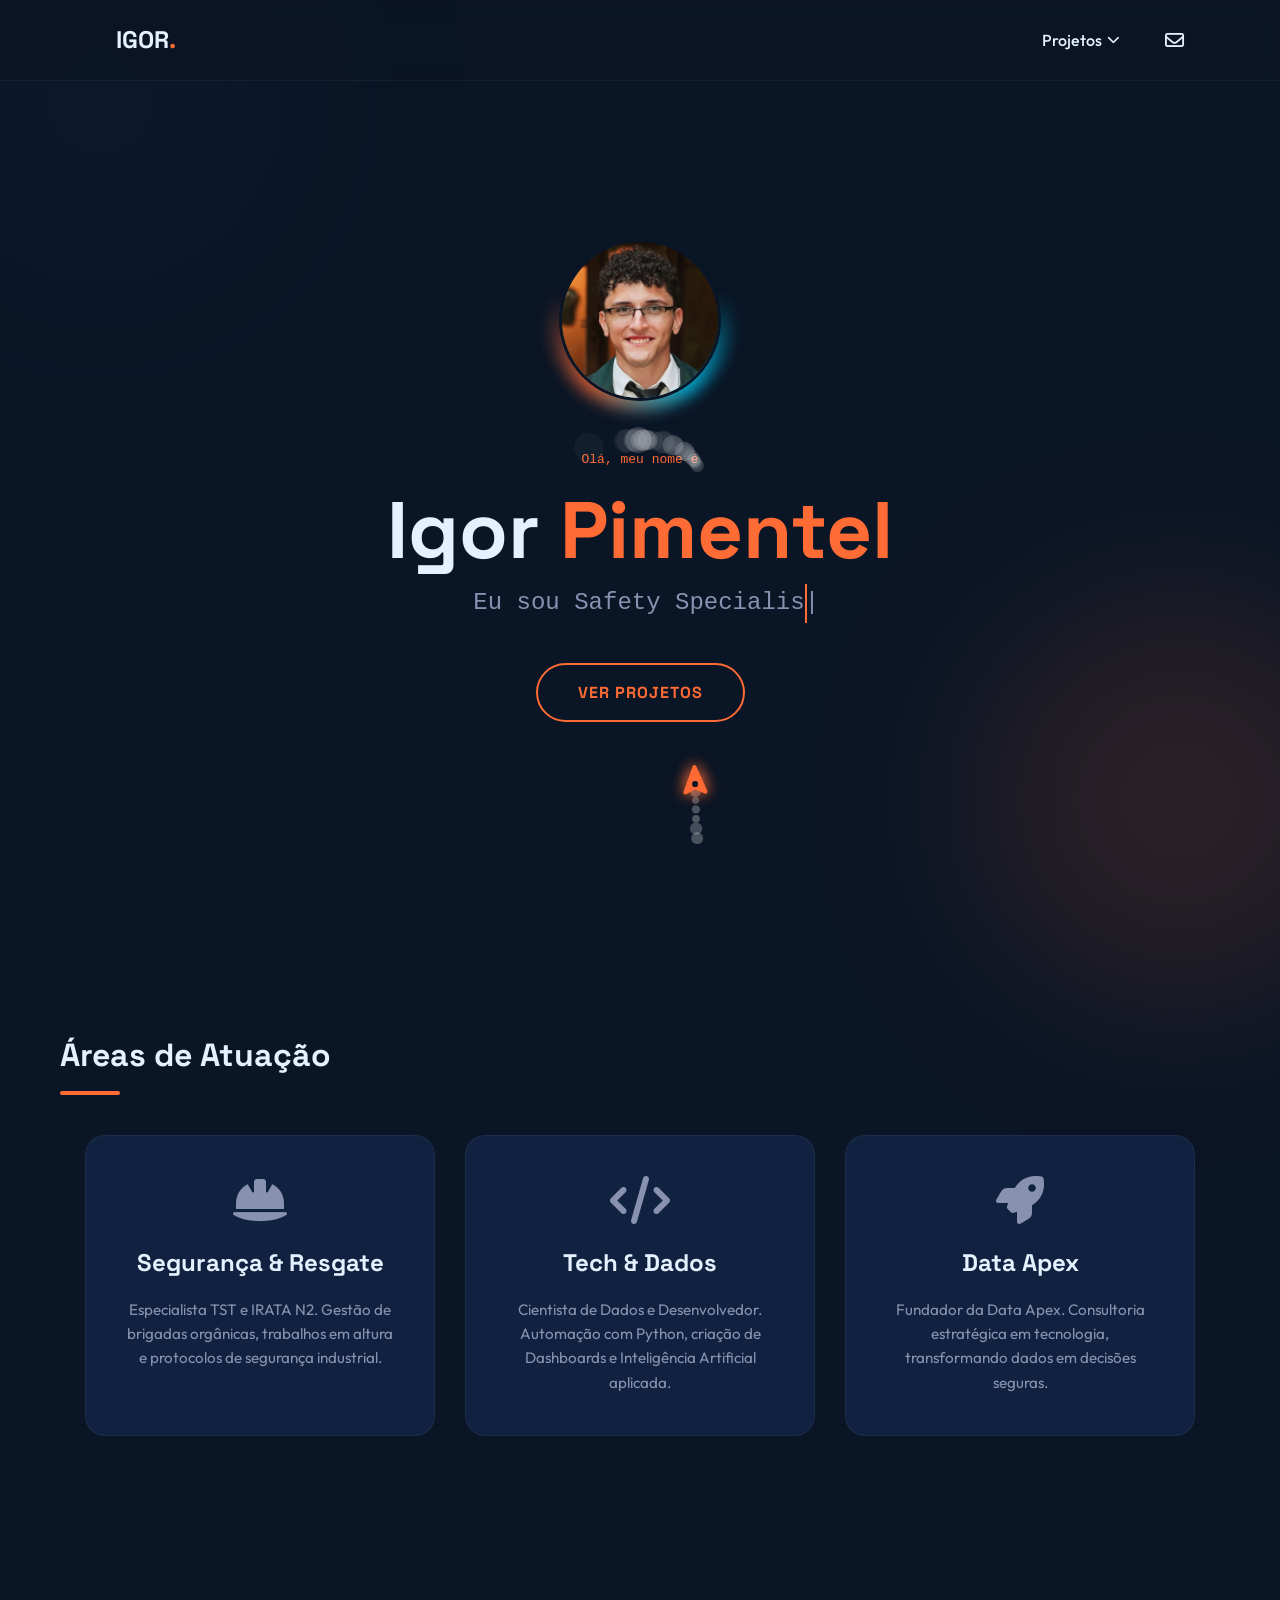
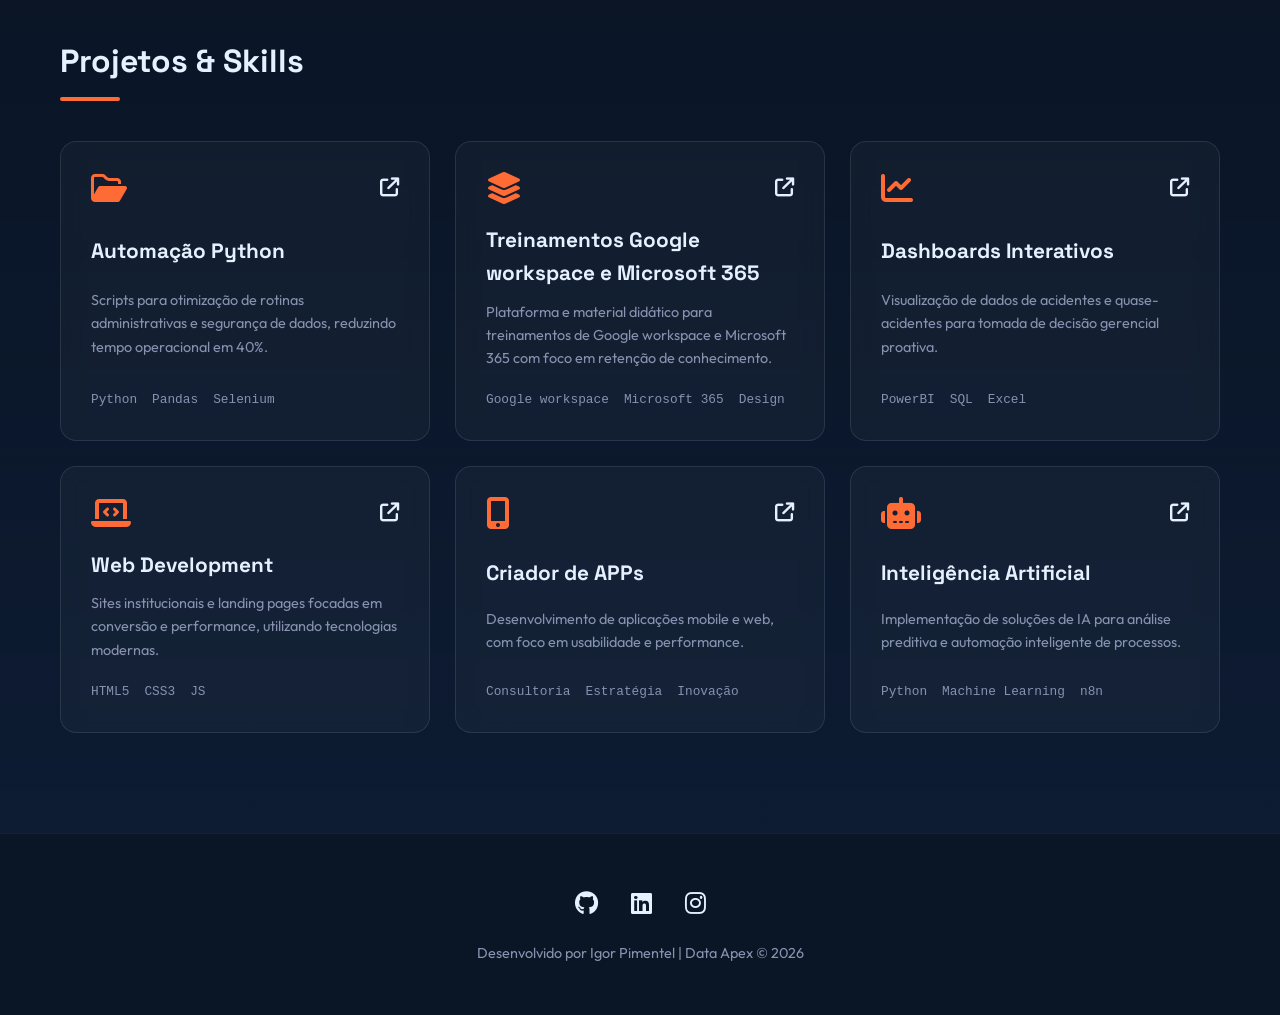
<file: index.html>
<!DOCTYPE html>
<html lang="pt-br">

<head>
    <meta charset="UTF-8">
    <meta name="viewport" content="width=device-width, initial-scale=1.0">
    <title>Igor Pimentel | Portfólio</title>
    <link rel="preconnect" href="https://fonts.googleapis.com">
    <link rel="preconnect" href="https://fonts.gstatic.com" crossorigin>
    <link
        href="https://fonts.googleapis.com/css2?family=Outfit:wght@300;400;700&family=Space+Grotesk:wght@400;600;700&display=swap"
        rel="stylesheet">
    <link rel="stylesheet" href="https://cdnjs.cloudflare.com/ajax/libs/font-awesome/6.4.0/css/all.min.css">
    <link rel="icon" href="./IMAGE/logo_transparente1.png?v=2" type="image/png">

    <link href="./style.css" rel="stylesheet">
</head>

<body>

    <nav>
        <div class="nav-container">

            <div class="logo">IGOR<span>.</span></div>

            <div style="display: flex; align-items: center; gap: 30px;">

                <div class="dropdown">
                    <button class="dropbtn">
                        Projetos <i class="fa-solid fa-chevron-down"
                            style="font-size: 0.8em; margin-left: 5px; transition: transform 0.3s;"></i>
                    </button>
                    <div class="dropdown-content">
                        <a href="automacao_python/index.html"><i class="fa-regular fa-folder-open"></i> Automação
                            Python</a>
                        <a href="treinamentos_workspace/index.html"><i class="fa-solid fa-layer-group"></i>
                            Treinamentos</a>
                        <a href="dashboard_interativos/index.html"><i class="fa-solid fa-chart-line"></i> Dashboards</a>
                        <a href="projeto_web/index.html"><i class="fa-solid fa-laptop-code"></i> Web Dev</a>
                        <a href="projeto_apps/index.html"><i class="fa-solid fa-mobile-screen-button"></i> Criador de
                            APPs</a>
                        <a href="projeto_ia/index.html"><i class="fa-solid fa-robot"></i> Inteligência Artificial</a>
                    </div>
                </div>

                <a href="mailto:dataapex25@gmail.com"
                    style="color: var(--text-main); text-decoration: none; font-size: 1.2rem;">
                    <i class="fa-regular fa-envelope"></i>
                </a>

            </div>
        </div>
    </nav>

    <header class="hero">
        <div class="container hero-content">

            <div class="profile-container reveal active">
                <div class="profile-ring"></div>
                <img src="./IMAGE/IGOR.jpg" alt="Igor Pimentel" class="profile-img">
            </div>

            <p style="color: var(--accent-orange); font-family: monospace; margin-bottom: 15px;">Olá, meu nome é</p>
            <h1>Igor <span class="highlight">Pimentel</span></h1>
            <div class="typewriter">
                Eu sou <span id="typewriter-text"></span><span class="cursor">|</span>
            </div>
            <a href="#projetos" class="cta-btn">VER PROJETOS</a>
        </div>
    </header>

    <section class="worlds-section container" id="mundos">
        <h2 class="section-title reveal">Áreas de Atuação</h2>

        <div class="worlds-grid">
            <div class="world-card reveal">
                <i class="fa-solid fa-helmet-safety world-icon"></i>
                <h3>Segurança & Resgate</h3>
                <p>Especialista TST e IRATA N2. Gestão de brigadas orgânicas, trabalhos em altura e protocolos de
                    segurança industrial.</p>
            </div>

            <div class="world-card reveal" style="transition-delay: 100ms;">
                <i class="fa-solid fa-code world-icon"></i>
                <h3>Tech & Dados</h3>
                <p>Cientista de Dados e Desenvolvedor. Automação com Python, criação de Dashboards e Inteligência
                    Artificial aplicada.</p>
            </div>

            <div class="world-card reveal" style="transition-delay: 200ms;">
                <i class="fa-solid fa-rocket world-icon"></i>
                <h3>Data Apex</h3>
                <p>Fundador da Data Apex. Consultoria estratégica em tecnologia, transformando dados em decisões
                    seguras.</p>
            </div>
        </div>
    </section>

    <section class="projects-section" id="projetos">
        <div class="container">
            <h2 class="section-title reveal">Projetos & Skills</h2>

            <div class="projects-grid">

                <div class="project-card reveal">
                    <div class="card-header">
                        <i class="fa-regular fa-folder-open folder-icon"></i>
                        <a href="automacao_python/index.html" class="external-link"><i
                                class="fa-solid fa-arrow-up-right-from-square"></i></a>
                    </div>
                    <h4>Automação Python</h4>
                    <p>Scripts para otimização de rotinas administrativas e segurança de dados, reduzindo tempo
                        operacional em 40%.</p>
                    <div class="tech-stack">
                        <span>Python</span>
                        <span>Pandas</span>
                        <span>Selenium</span>
                    </div>
                </div>

                <div class="project-card reveal" style="transition-delay: 100ms;">
                    <div class="card-header">
                        <i class="fa-solid fa-layer-group folder-icon"></i>
                        <a href="treinamentos_workspace/index.html" class="external-link"><i
                                class="fa-solid fa-arrow-up-right-from-square"></i></a>
                    </div>
                    <h4>Treinamentos Google workspace e Microsoft 365</h4>
                    <p>Plataforma e material didático para treinamentos de Google workspace e Microsoft 365 com foco em
                        retenção
                        de conhecimento.</p>
                    <div class="tech-stack">
                        <span>Google workspace</span>
                        <span>Microsoft 365</span>
                        <span>Design</span>
                    </div>
                </div>

                <div class="project-card reveal" style="transition-delay: 200ms;">
                    <div class="card-header">
                        <i class="fa-solid fa-chart-line folder-icon"></i>
                        <a href="./dashboard_interativos/index.html" class="external-link"><i
                                class="fa-solid fa-arrow-up-right-from-square"></i></a>
                    </div>
                    <h4>Dashboards Interativos</h4>
                    <p>Visualização de dados de acidentes e quase-acidentes para tomada de decisão gerencial
                        proativa.
                    </p>
                    <div class="tech-stack">
                        <span>PowerBI</span>
                        <span>SQL</span>
                        <span>Excel</span>
                    </div>
                </div>

                <div class="project-card reveal">
                    <div class="card-header">
                        <i class="fa-solid fa-laptop-code folder-icon"></i>
                        <a href="./projeto_web/" class="external-link"><i
                                class="fa-solid fa-arrow-up-right-from-square"></i></a>
                    </div>
                    <h4>Web Development</h4>
                    <p>Sites institucionais e landing pages focadas em conversão e performance, utilizando tecnologias
                        modernas.</p>
                    <div class="tech-stack">
                        <span>HTML5</span>
                        <span>CSS3</span>
                        <span>JS</span>
                    </div>
                </div>

                <div class="project-card reveal" style="transition-delay: 100ms;">
                    <div class="card-header">
                        <i class="fa-solid fa-mobile-screen-button folder-icon"></i>
                        <a href="./projeto_apps/" class="external-link"><i
                                class="fa-solid fa-arrow-up-right-from-square"></i></a>
                    </div>
                    <h4>Criador de APPs</h4>
                    <p>Desenvolvimento de aplicações mobile e web, com foco em usabilidade e performance.</p>
                    <div class="tech-stack">
                        <span>Consultoria</span>
                        <span>Estratégia</span>
                        <span>Inovação</span>
                    </div>
                </div>

                <div class="project-card reveal" style="transition-delay: 200ms;">
                    <div class="card-header">
                        <i class="fa-solid fa-robot folder-icon"></i>
                        <a href="./projeto_ia/" class="external-link"><i
                                class="fa-solid fa-arrow-up-right-from-square"></i></a>
                    </div>
                    <h4>Inteligência Artificial</h4>
                    <p>Implementação de soluções de IA para análise preditiva e automação inteligente de processos.</p>
                    <div class="tech-stack">
                        <span>Python</span>
                        <span>Machine Learning</span>
                        <span>n8n</span>
                    </div>
                </div>

            </div>
        </div>
    </section>

    <footer>
        <div class="container">
            <div class="social-links">
                <a href="https://github.com/FreshMeatOFC"><i class="fa-brands fa-github"></i></a>
                <a href="https://www.linkedin.com/in/igor-pimentel-856992246"><i class="fa-brands fa-linkedin"></i></a>
                <a href="#"><i class="fa-brands fa-instagram"></i></a>
            </div>
            <p>Desenvolvido por Igor Pimentel | Data Apex &copy; 2026</p>
        </div>
    </footer>

    <canvas id="canvas-plane"></canvas>

    <style>
        /* Estilo para garantir que o canvas fique sobre o fundo, mas não bloqueie cliques */
        #canvas-plane {
            position: fixed;
            top: 0;
            left: 0;
            width: 100%;
            height: 100%;
            z-index: 50;
            /* Fica acima do fundo, mas abaixo do menu (que é z-index 100) */
            pointer-events: none;
            /* ESSENCIAL: Permite clicar nos botões através do avião */
        }
    </style>

    <script>
        (function () {
            const canvas = document.getElementById('canvas-plane');
            const ctx = canvas.getContext('2d');

            let width, height;
            // Variáveis de Movimento
            let mouse = { x: window.innerWidth / 2, y: window.innerHeight / 2, lastMove: Date.now(), moving: false };
            let plane = { x: window.innerWidth / 2, y: window.innerHeight / 2, angle: 0, speed: 0.03 }; // Speed reduzido para mais "peso"
            let lastScrollY = window.scrollY; // Para calcular a física do scroll

            let particles = [];
            let orbitAngle = 0;

            // Configurações Visuais
            const TRAIL_COLOR = '255, 255, 255';
            const PLANE_COLOR = '#ff6b35';
            const ORBIT_RADIUS = 100;
            const ORBIT_SPEED = 0.02;

            // Ajustar tamanho do canvas
            function resize() {
                width = canvas.width = window.innerWidth;
                height = canvas.height = window.innerHeight;
            }
            window.addEventListener('resize', resize);
            resize();

            // Rastrear Mouse
            window.addEventListener('mousemove', (e) => {
                mouse.x = e.clientX;
                mouse.y = e.clientY;
                mouse.lastMove = Date.now();
                mouse.moving = true;
            });

            // Classe da Partícula (Fumaça)
            class Particle {
                constructor(x, y, angle) {
                    this.x = x;
                    this.y = y;
                    this.life = 1;
                    this.decay = Math.random() * 0.03 + 0.01;
                    this.size = Math.random() * 3 + 2;
                    // Joga a fumaça para trás
                    this.vx = Math.cos(angle + Math.PI) * 2;
                    this.vy = Math.sin(angle + Math.PI) * 2;
                }

                update() {
                    this.x += this.vx * 0.5;
                    this.y += this.vy * 0.5;
                    this.life -= this.decay;
                    this.size += 0.2;
                }

                draw() {
                    ctx.beginPath();
                    ctx.arc(this.x, this.y, this.size, 0, Math.PI * 2);
                    ctx.fillStyle = `rgba(${TRAIL_COLOR}, ${this.life * 0.3})`;
                    ctx.fill();
                }
            }

            // Desenhar o Avião
            function drawPlane(x, y, angle) {
                ctx.save();
                ctx.translate(x, y);
                ctx.rotate(angle);

                ctx.beginPath();
                ctx.moveTo(15, 0);
                ctx.lineTo(-10, 10);
                ctx.lineTo(-5, 0);
                ctx.lineTo(-10, -10);
                ctx.closePath();

                ctx.fillStyle = PLANE_COLOR;
                ctx.shadowBlur = 15;
                ctx.shadowColor = PLANE_COLOR;
                ctx.lineJoin = "round";
                ctx.lineWidth = 4;
                ctx.strokeStyle = PLANE_COLOR;
                ctx.stroke();
                ctx.fill();

                // Cockpit
                ctx.beginPath();
                ctx.fillStyle = "#0a1525";
                ctx.arc(-2, 0, 3, 0, Math.PI * 2);
                ctx.fill();

                ctx.restore();
            }

            // Loop de Animação Principal
            function animate() {
                ctx.clearRect(0, 0, width, height);

                // === FÍSICA DE SCROLL (A Mágica acontece aqui) ===
                const currentScrollY = window.scrollY;
                const scrollDelta = currentScrollY - lastScrollY;
                lastScrollY = currentScrollY;

                // Se rolamos a página, "empurramos" o avião na direção oposta
                // Isso cria a sensação de que ele ficou preso no espaço da página
                plane.y -= scrollDelta;
                // ==================================================

                // 1. Lógica do Alvo
                let targetX, targetY;
                const timeSinceMove = Date.now() - mouse.lastMove;

                // Detecta se parou para orbitar
                if (timeSinceMove > 200 && Math.abs(scrollDelta) < 1) {
                    // Só orbita se o mouse parou E não estamos rolando a página loucamente
                    mouse.moving = false;
                    orbitAngle += ORBIT_SPEED;
                    targetX = mouse.x + Math.cos(orbitAngle) * ORBIT_RADIUS;
                    targetY = mouse.y + Math.sin(orbitAngle) * ORBIT_RADIUS;
                } else {
                    targetX = mouse.x;
                    targetY = mouse.y;
                }

                // 2. Movimentação Suave (Lerp)
                const dx = targetX - plane.x;
                const dy = targetY - plane.y;

                plane.x += dx * plane.speed;
                plane.y += dy * plane.speed;

                // 3. Rotação
                const angle = Math.atan2(dy, dx);
                plane.angle = angle;

                // 4. Gerar Fumaça
                // Solta fumaça se mover o mouse, se orbitar ou se rolar a página
                if (Math.abs(dx) > 1 || Math.abs(dy) > 1 || !mouse.moving || Math.abs(scrollDelta) > 0) {
                    particles.push(new Particle(plane.x, plane.y, plane.angle));
                }

                // 5. Atualizar Partículas
                for (let i = 0; i < particles.length; i++) {
                    particles[i].update();
                    particles[i].draw();
                    if (particles[i].life <= 0) {
                        particles.splice(i, 1);
                        i--;
                    }
                }

                drawPlane(plane.x, plane.y, plane.angle);
                requestAnimationFrame(animate);
            }

            animate();
        })();
    </script>

    <script>
        // === Typewriter Effect (Efeito de Digitação) ===
        const textElement = document.getElementById('typewriter-text');
        const phrases = [
            "Safety Specialist.",
            "Data Scientist.",
            "Web Developer.",
            "Resgatista IRATA.",
            "Fundador da Data Apex.",
            "Apaixonado por tecnologia e segurança."
        ];

        let phraseIndex = 0;
        let charIndex = 0;
        let isDeleting = false;
        let typeSpeed = 100;

        function type() {
            const currentPhrase = phrases[phraseIndex];

            if (isDeleting) {
                textElement.textContent = currentPhrase.substring(0, charIndex - 1);
                charIndex--;
                typeSpeed = 50; // Mais rápido ao apagar
            } else {
                textElement.textContent = currentPhrase.substring(0, charIndex + 1);
                charIndex++;
                typeSpeed = 100; // Normal ao digitar
            }

            if (!isDeleting && charIndex === currentPhrase.length) {
                isDeleting = true;
                typeSpeed = 2000; // Pausa no final da frase
            } else if (isDeleting && charIndex === 0) {
                isDeleting = false;
                phraseIndex = (phraseIndex + 1) % phrases.length;
                typeSpeed = 500; // Pausa antes de começar a próxima
            }

            setTimeout(type, typeSpeed);
        }

        // Iniciar Typewriter
        document.addEventListener('DOMContentLoaded', type);


        // === Scroll Reveal Animation (Aparecer ao rolar) ===
        const revealElements = document.querySelectorAll('.reveal');

        const revealCallback = (entries, observer) => {
            entries.forEach(entry => {
                if (entry.isIntersecting) {
                    entry.target.classList.add('active');
                    observer.unobserve(entry.target); // Para animar apenas uma vez
                }
            });
        };

        const revealOptions = {
            threshold: 0.15, // Aciona quando 15% do elemento estiver visível
            rootMargin: "0px 0px -50px 0px"
        };

        const revealObserver = new IntersectionObserver(revealCallback, revealOptions);

        revealElements.forEach(element => {
            revealObserver.observe(element);
        });

    </script>
</body>

</html>
</file>
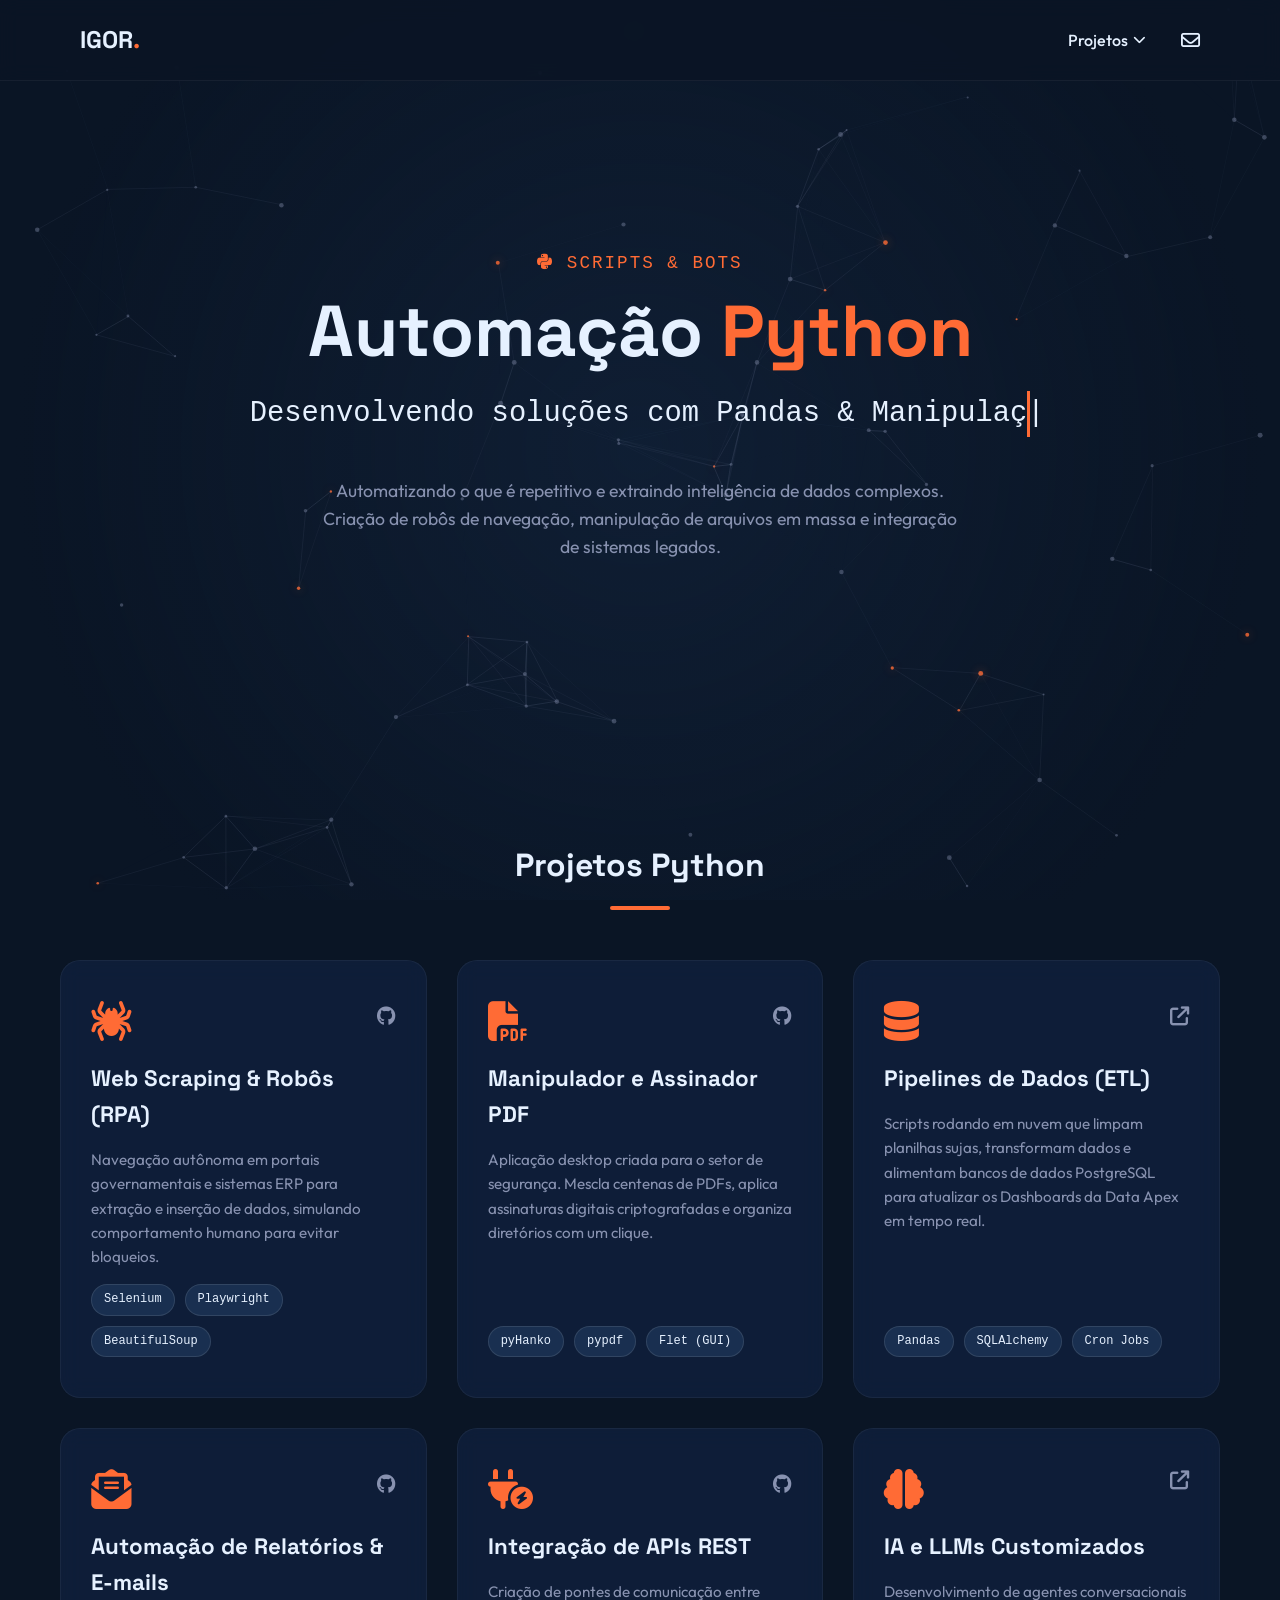
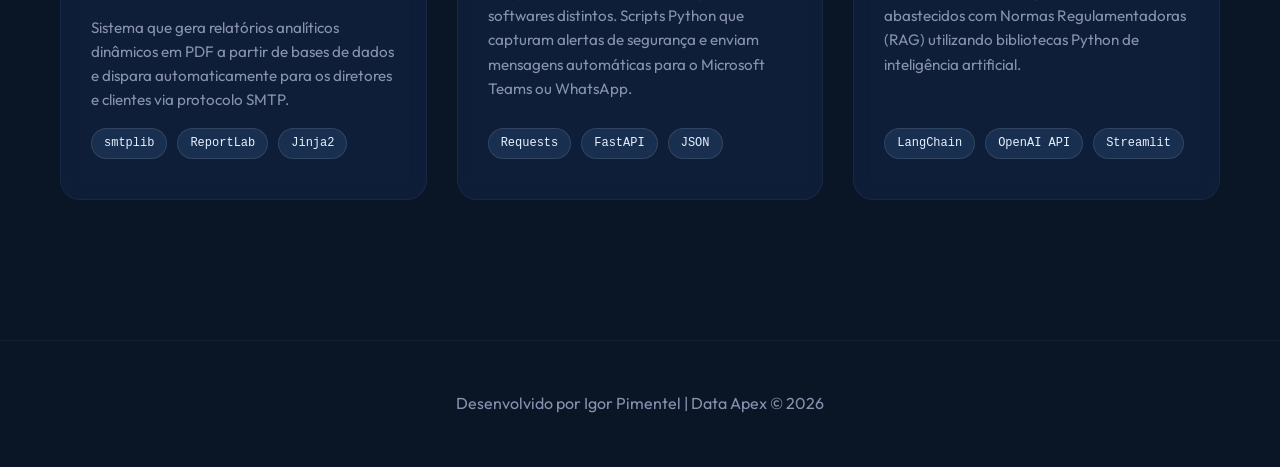
<file: automacao_python/index.html>
<!DOCTYPE html>
<html lang="pt-br">

<head>
    <meta charset="UTF-8">
    <meta name="viewport" content="width=device-width, initial-scale=1.0">
    <title>Igor Pimentel | Automação Python</title>
    <link rel="preconnect" href="https://fonts.googleapis.com">
    <link rel="preconnect" href="https://fonts.gstatic.com" crossorigin>
    <link
        href="https://fonts.googleapis.com/css2?family=Outfit:wght@300;400;700&family=Space+Grotesk:wght@400;600;700&display=swap"
        rel="stylesheet">
    <link rel="stylesheet" href="https://cdnjs.cloudflare.com/ajax/libs/font-awesome/6.4.0/css/all.min.css">
    <link rel="icon" href="../IMAGE/logo_transparente1.png?v=2" type="image/png">

    <style>
        /* =========================================
           VARIAVEIS E RESET (DATA APEX)
           ========================================= */
        :root {
            --bg-dark: #0a1525;
            --bg-card: #112240;
            --primary-blue: #1d3557;
            --accent-orange: #ff6b35;
            --accent-glow: rgba(255, 107, 53, 0.4);
            --text-main: #e6f1ff;
            --text-secondary: #8892b0;
            --font-display: 'Space Grotesk', sans-serif;
            --font-body: 'Outfit', sans-serif;
            --transition: all 0.3s cubic-bezier(0.645, 0.045, 0.355, 1);
        }

        * {
            margin: 0;
            padding: 0;
            box-sizing: border-box;
        }

        html {
            scroll-behavior: smooth;
        }

        body {
            background-color: var(--bg-dark);
            color: var(--text-main);
            font-family: var(--font-body);
            line-height: 1.6;
            overflow-x: hidden;
            position: relative;
        }

        /* Fundo base */
        body::before {
            content: '';
            position: fixed;
            top: 0;
            left: 0;
            width: 100vw;
            height: 100vh;
            background: radial-gradient(circle at 50% 50%, rgba(29, 53, 87, 0.3) 0%, rgba(10, 21, 37, 1) 80%);
            z-index: -1;
            pointer-events: none;
        }

        .container {
            max-width: 1200px;
            margin: 0 auto;
            padding: 0 20px;
        }

        .reveal {
            opacity: 0;
            transform: translateY(50px);
            transition: all 0.8s ease-out;
        }

        .reveal.active {
            opacity: 1;
            transform: translateY(0);
        }

        /* =========================================
           NAVBAR
           ========================================= */
        nav {
            display: flex;
            justify-content: space-between;
            align-items: center;
            padding: 20px 0;
            position: fixed;
            width: 100%;
            top: 0;
            z-index: 1000;
            backdrop-filter: blur(10px);
            background: rgba(10, 21, 37, 0.8);
            border-bottom: 1px solid rgba(255, 255, 255, 0.05);
        }

        .logo {
            font-family: var(--font-display);
            font-weight: 700;
            font-size: 1.5rem;
            color: var(--text-main);
            padding-left: 20px;
            text-decoration: none;
        }

        .logo span {
            color: var(--accent-orange);
        }

        .nav-icons {
            padding-right: 20px;
            display: flex;
            gap: 25px;
            align-items: center;
        }

        .nav-icons a {
            color: var(--text-main);
            text-decoration: none;
            font-size: 1.2rem;
            transition: var(--transition);
        }

        .nav-icons a:hover {
            color: var(--accent-orange);
            transform: translateY(-2px);
        }

        /* =========================================
           HERO SECTION
           ========================================= */
        .hero {
            min-height: 80vh;
            display: flex;
            align-items: center;
            justify-content: center;
            text-align: center;
            position: relative;
            margin-top: 60px;
            z-index: 2;
        }

        .hero-content h1 {
            font-family: var(--font-display);
            font-size: clamp(2.5rem, 6vw, 4.5rem);
            font-weight: 700;
            margin-bottom: 20px;
            line-height: 1.1;
        }

        .hero-content h1 .highlight {
            color: var(--accent-orange);
        }

        .hero-desc {
            max-width: 650px;
            margin: 0 auto 30px auto;
            color: var(--text-secondary);
            font-size: 1.1rem;
        }

        .typewriter {
            font-size: clamp(1.2rem, 3vw, 1.8rem);
            color: var(--text-main);
            margin-bottom: 40px;
            font-family: monospace;
            min-height: 1.6em;
        }

        .cursor {
            display: inline-block;
            width: 3px;
            background-color: var(--accent-orange);
            animation: blink 1s infinite;
        }

        @keyframes blink {
            50% {
                opacity: 0;
            }
        }

        /* =========================================
           PROJECTS GRID
           ========================================= */
        .projects-section {
            padding: 60px 0 100px 0;
            position: relative;
            z-index: 2;
        }

        .section-title {
            font-family: var(--font-display);
            font-size: 2rem;
            margin-bottom: 50px;
            position: relative;
            display: inline-block;
            text-align: center;
            width: 100%;
        }

        .section-title::after {
            content: '';
            display: block;
            width: 60px;
            height: 4px;
            background: var(--accent-orange);
            margin: 15px auto 0 auto;
            border-radius: 2px;
        }

        .app-grid {
            display: grid;
            grid-template-columns: repeat(auto-fit, minmax(300px, 1fr));
            gap: 30px;
            padding-left: 20px;
            padding-right: 20px;
        }

        .app-card {
            background: rgba(17, 34, 64, 0.7);
            backdrop-filter: blur(10px);
            border: 1px solid rgba(255, 255, 255, 0.05);
            border-radius: 20px;
            padding: 40px 30px;
            transition: var(--transition);
            display: flex;
            flex-direction: column;
            position: relative;
            overflow: hidden;
        }

        .app-card::before {
            content: '';
            position: absolute;
            top: 0;
            left: 0;
            width: 100%;
            height: 4px;
            background: var(--accent-orange);
            transform: scaleX(0);
            transform-origin: left;
            transition: transform 0.4s ease;
        }

        .app-card:hover {
            transform: translateY(-10px);
            box-shadow: 0 20px 40px rgba(0, 0, 0, 0.3);
            border-color: rgba(255, 107, 53, 0.3);
        }

        .app-card:hover::before {
            transform: scaleX(1);
        }

        .app-header {
            display: flex;
            justify-content: space-between;
            align-items: flex-start;
            margin-bottom: 20px;
        }

        .app-icon {
            font-size: 2.5rem;
            color: var(--accent-orange);
        }

        .app-links a {
            color: var(--text-secondary);
            font-size: 1.2rem;
            transition: var(--transition);
        }

        .app-links a:hover {
            color: var(--text-main);
        }

        .app-card h3 {
            font-family: var(--font-display);
            font-size: 1.4rem;
            margin-bottom: 15px;
            color: var(--text-main);
        }

        .app-card p {
            color: var(--text-secondary);
            font-size: 0.95rem;
            margin-bottom: 15px;
            flex-grow: 1;
        }

        .tech-stack {
            display: flex;
            flex-wrap: wrap;
            gap: 10px;
            margin-top: auto;
        }

        .tech-tag {
            background: rgba(29, 53, 87, 0.8);
            color: var(--text-main);
            padding: 5px 12px;
            border-radius: 20px;
            font-size: 0.75rem;
            font-family: monospace;
            border: 1px solid rgba(255, 255, 255, 0.1);
        }
    </style>
</head>

<body>

    <canvas id="network-canvas"></canvas>
    <style>
        #network-canvas {
            position: fixed;
            top: 0;
            left: 0;
            width: 100%;
            height: 100%;
            z-index: 0;
            pointer-events: none;
            /* Permite clicar no site normalmente */
        }

        /* =========================================
   Estilos do Dropdown de Navegação
   ========================================= */

        .dropdown {
            position: relative;
            display: inline-block;
        }

        .dropbtn {
            background-color: transparent;
            color: var(--text-main, #ffffff);
            font-family: inherit;
            font-size: 1rem;
            font-weight: 500;
            border: none;
            cursor: pointer;
            padding: 10px 15px;
            border-radius: 8px;
            display: flex;
            align-items: center;
            transition: background-color 0.3s ease;
        }

        /* Efeito sutil ao passar o mouse no botão principal */
        .dropbtn:hover {
            background-color: rgba(255, 255, 255, 0.05);
        }

        /* Gira a setinha ao fazer o hover no menu */
        .dropdown:hover .dropbtn i.fa-chevron-down {
            transform: rotate(180deg);
        }

        /* Caixa do menu suspenso */
        .dropdown-content {
            visibility: hidden;
            opacity: 0;
            position: absolute;
            top: 100%;
            left: 50%;
            transform: translateX(-50%) translateY(15px);
            /* Começa um pouco para baixo para o efeito de entrada */
            background-color: #1a1a1a;
            /* Altere para a cor de fundo do seu site/card */
            min-width: 250px;
            box-shadow: 0px 10px 30px rgba(0, 0, 0, 0.5);
            border-radius: 12px;
            padding: 10px 0;
            z-index: 1000;
            border: 1px solid rgba(255, 255, 255, 0.1);
            right: 0;
            transform: translateY(15px);

            /* Animação suave */
            transition: all 0.3s cubic-bezier(0.25, 0.46, 0.45, 0.94);
        }

        /* Faz o menu aparecer ao passar o mouse na div pai */
        .dropdown:hover .dropdown-content {
            visibility: visible;
            opacity: 1;
            transform: translateY(5px);
        }

        /* Estilo dos links dentro do menu */
        .dropdown-content a {
            color: var(--text-main, #cccccc);
            padding: 12px 20px;
            text-decoration: none;
            display: flex;
            align-items: center;
            gap: 12px;
            font-size: 0.95rem;
            transition: all 0.2s ease;
        }

        .dropdown-content a i {
            color: #888888;
            width: 20px;
            text-align: center;
            transition: color 0.2s ease;
        }

        /* Efeito ao passar o mouse nos itens do menu */
        .dropdown-content a:hover {
            background-color: rgba(255, 255, 255, 0.08);
            color: #ffffff;
            padding-left: 25px;
            /* Leve deslocamento para a direita no hover */
        }

        .dropdown-content a:hover i {
            color: #ffffff;
            /* O ícone acende acompanhando o texto */
        }

        /* =========================================
   Ajuste do Dropdown para Celulares
   ========================================= */
        @media (max-width: 768px) {
            .dropdown-content {
                /* Muda a posição para fixa na tela, ignorando o botão */
                position: fixed;
                top: 70px;
                /* Ajuste este valor de acordo com a altura do seu <nav> */
                left: 5%;
                right: auto;
                width: 90%;
                /* Faz o menu ocupar quase toda a largura da tela */
                min-width: auto;
                transform: translateY(15px);
            }

            /* Garante que a animação funcione corretamente no celular ao tocar */
            .dropdown:hover .dropdown-content,
            .dropdown:focus-within .dropdown-content {
                transform: translateY(0);
            }
        }
    </style>

    <nav>
        <div class="container" style="display: flex; justify-content: space-between; align-items: center; width: 100%;">

            <a href="../index.html" class="logo">IGOR<span>.</span></a>

            <div style="display: flex; align-items: center; gap: 20px; padding-right: 20px;">

                <div class="dropdown">
                    <button class="dropbtn">
                        Projetos <i class="fa-solid fa-chevron-down"
                            style="font-size: 0.8em; margin-left: 5px; transition: transform 0.3s;"></i>
                    </button>
                    <div class="dropdown-content">
                        <a href="../automacao_python/index.html"><i class="fa-regular fa-folder-open"></i> Automação
                            Python</a>
                        <a href="../treinamentos_workspace/index.html"><i class="fa-solid fa-layer-group"></i>
                            Treinamentos</a>
                        <a href="../dashboard_interativos/index.html"><i class="fa-solid fa-chart-line"></i>
                            Dashboards</a>
                        <a href="../projeto_web/"><i class="fa-solid fa-laptop-code"></i> Web Dev</a>
                        <a href="../projeto_apps/"><i class="fa-solid fa-mobile-screen-button"></i> Criador de APPs</a>
                        <a href="../projeto_ia/"><i class="fa-solid fa-robot"></i> Inteligência Artificial</a>
                    </div>
                </div>

                <a href="mailto:dataapex25@gmail.com"
                    style="color: var(--text-main); text-decoration: none; font-size: 1.2rem;">
                    <i class="fa-regular fa-envelope"></i>
                </a>

            </div>
        </div>
    </nav>

    <header class="hero">
        <div class="container hero-content reveal active">
            <p
                style="color: var(--accent-orange); font-family: monospace; margin-bottom: 15px; font-size: 1.1rem; letter-spacing: 2px;">
                <i class="fa-brands fa-python"></i> SCRIPTS & BOTS
            </p>
            <h1>Automação <span class="highlight">Python</span></h1>

            <div class="typewriter">
                Desenvolvendo soluções com <span id="typewriter-text"></span><span class="cursor">|</span>
            </div>

            <p class="hero-desc">
                Automatizando o que é repetitivo e extraindo inteligência de dados complexos. Criação de robôs de
                navegação, manipulação de arquivos em massa e integração de sistemas legados.
            </p>
        </div>
    </header>

    <section class="projects-section container">
        <h2 class="section-title reveal">Projetos Python</h2>

        <div class="app-grid">

            <div class="app-card reveal">
                <div class="app-header">
                    <i class="fa-solid fa-spider app-icon"></i>
                    <div class="app-links"><a href="#"><i class="fa-brands fa-github"></i></a></div>
                </div>
                <h3>Web Scraping & Robôs (RPA)</h3>
                <p>Navegação autônoma em portais governamentais e sistemas ERP para extração e inserção de dados,
                    simulando comportamento humano para evitar bloqueios.</p>
                <div class="tech-stack">
                    <span class="tech-tag">Selenium</span>
                    <span class="tech-tag">Playwright</span>
                    <span class="tech-tag">BeautifulSoup</span>
                </div>
            </div>

            <div class="app-card reveal" style="transition-delay: 100ms;">
                <div class="app-header">
                    <i class="fa-solid fa-file-pdf app-icon"></i>
                    <div class="app-links"><a href="#"><i class="fa-brands fa-github"></i></a></div>
                </div>
                <h3>Manipulador e Assinador PDF</h3>
                <p>Aplicação desktop criada para o setor de segurança. Mescla centenas de PDFs, aplica assinaturas
                    digitais criptografadas e organiza diretórios com um clique.</p>
                <div class="tech-stack">
                    <span class="tech-tag">pyHanko</span>
                    <span class="tech-tag">pypdf</span>
                    <span class="tech-tag">Flet (GUI)</span>
                </div>
            </div>

            <div class="app-card reveal" style="transition-delay: 200ms;">
                <div class="app-header">
                    <i class="fa-solid fa-database app-icon"></i>
                    <div class="app-links"><a href="#"><i class="fa-solid fa-arrow-up-right-from-square"></i></a></div>
                </div>
                <h3>Pipelines de Dados (ETL)</h3>
                <p>Scripts rodando em nuvem que limpam planilhas sujas, transformam dados e alimentam bancos de dados
                    PostgreSQL para atualizar os Dashboards da Data Apex em tempo real.</p>
                <div class="tech-stack">
                    <span class="tech-tag">Pandas</span>
                    <span class="tech-tag">SQLAlchemy</span>
                    <span class="tech-tag">Cron Jobs</span>
                </div>
            </div>

            <div class="app-card reveal">
                <div class="app-header">
                    <i class="fa-solid fa-envelope-open-text app-icon"></i>
                    <div class="app-links"><a href="#"><i class="fa-brands fa-github"></i></a></div>
                </div>
                <h3>Automação de Relatórios & E-mails</h3>
                <p>Sistema que gera relatórios analíticos dinâmicos em PDF a partir de bases de dados e dispara
                    automaticamente para os diretores e clientes via protocolo SMTP.</p>
                <div class="tech-stack">
                    <span class="tech-tag">smtplib</span>
                    <span class="tech-tag">ReportLab</span>
                    <span class="tech-tag">Jinja2</span>
                </div>
            </div>

            <div class="app-card reveal" style="transition-delay: 100ms;">
                <div class="app-header">
                    <i class="fa-solid fa-plug-circle-bolt app-icon"></i>
                    <div class="app-links"><a href="#"><i class="fa-brands fa-github"></i></a></div>
                </div>
                <h3>Integração de APIs REST</h3>
                <p>Criação de pontes de comunicação entre softwares distintos. Scripts Python que capturam alertas de
                    segurança e enviam mensagens automáticas para o Microsoft Teams ou WhatsApp.</p>
                <div class="tech-stack">
                    <span class="tech-tag">Requests</span>
                    <span class="tech-tag">FastAPI</span>
                    <span class="tech-tag">JSON</span>
                </div>
            </div>

            <div class="app-card reveal" style="transition-delay: 200ms;">
                <div class="app-header">
                    <i class="fa-solid fa-brain app-icon"></i>
                    <div class="app-links"><a href="./projeto_ia/" class="fa-solid fa-arrow-up-right-from-square"></a>
                    </div>
                </div>
                <h3>IA e LLMs Customizados</h3>
                <p>Desenvolvimento de agentes conversacionais abastecidos com Normas Regulamentadoras (RAG) utilizando
                    bibliotecas Python de inteligência artificial.</p>
                <div class="tech-stack">
                    <span class="tech-tag">LangChain</span>
                    <span class="tech-tag">OpenAI API</span>
                    <span class="tech-tag">Streamlit</span>
                </div>
            </div>

        </div>
    </section>

    <footer
        style="text-align: center; padding: 50px 0; border-top: 1px solid rgba(255, 255, 255, 0.05); color: var(--text-secondary); margin-top: 40px;">
        <p>Desenvolvido por Igor Pimentel | Data Apex &copy; 2026</p>
    </footer>

    <script>
        // === CANVAS: CONSTELAÇÃO DE NÓS (REDE NEURAL / APIs) ===
        (function () {
            const canvas = document.getElementById('network-canvas');
            const ctx = canvas.getContext('2d');

            let width, height;
            let particles = [];

            // Configurações da Constelação
            const NUM_PARTICLES = 80; // Quantidade de nós flutuantes
            const CONNECTION_DISTANCE = 150; // Distância máxima para conectar nós
            const MOUSE_CONNECTION_DISTANCE = 200; // Distância que o mouse alcança

            let mouse = { x: null, y: null };

            // Ajustar Canvas
            function resize() {
                width = canvas.width = window.innerWidth;
                height = canvas.height = window.innerHeight;
            }
            window.addEventListener('resize', resize);
            resize();

            // Rastrear Mouse
            window.addEventListener('mousemove', (e) => {
                mouse.x = e.clientX;
                mouse.y = e.clientY;
            });
            window.addEventListener('mouseout', () => {
                mouse.x = null;
                mouse.y = null;
            });

            // Classe da Partícula (Nó)
            class Node {
                constructor() {
                    this.x = Math.random() * width;
                    this.y = Math.random() * height;
                    // Velocidade de flutuação bem suave
                    this.vx = (Math.random() - 0.5) * 1.5;
                    this.vy = (Math.random() - 0.5) * 1.5;
                    this.radius = Math.random() * 1.5 + 1; // Tamanho do ponto

                    // Cores (A maioria sutil, alguns com o Laranja Data Apex)
                    this.isAccent = Math.random() > 0.85;
                    this.color = this.isAccent ? 'rgba(255, 107, 53, 0.8)' : 'rgba(136, 146, 176, 0.4)';
                }

                update() {
                    this.x += this.vx;
                    this.y += this.vy;

                    // Rebater suavemente nas bordas
                    if (this.x < 0 || this.x > width) this.vx *= -1;
                    if (this.y < 0 || this.y > height) this.vy *= -1;
                }

                draw() {
                    ctx.beginPath();
                    ctx.arc(this.x, this.y, this.radius, 0, Math.PI * 2);
                    ctx.fillStyle = this.color;
                    if (this.isAccent) {
                        ctx.shadowBlur = 10;
                        ctx.shadowColor = 'rgba(255, 107, 53, 0.6)';
                    }
                    ctx.fill();
                    ctx.shadowBlur = 0; // Reset
                }
            }

            // Inicializar Nós
            for (let i = 0; i < NUM_PARTICLES; i++) {
                particles.push(new Node());
            }

            // Loop de Animação
            function animate() {
                ctx.clearRect(0, 0, width, height);

                // Atualizar e Desenhar cada nó
                for (let i = 0; i < particles.length; i++) {
                    particles[i].update();
                    particles[i].draw();

                    // Conectar Partículas umas às outras
                    for (let j = i + 1; j < particles.length; j++) {
                        let dx = particles[i].x - particles[j].x;
                        let dy = particles[i].y - particles[j].y;
                        let distance = Math.sqrt(dx * dx + dy * dy);

                        if (distance < CONNECTION_DISTANCE) {
                            // Opacidade baseada na proximidade
                            let opacity = 1 - (distance / CONNECTION_DISTANCE);
                            // Linha sutil azulada
                            ctx.beginPath();
                            ctx.strokeStyle = `rgba(136, 146, 176, ${opacity * 0.2})`;
                            ctx.lineWidth = 1;
                            ctx.moveTo(particles[i].x, particles[i].y);
                            ctx.lineTo(particles[j].x, particles[j].y);
                            ctx.stroke();
                        }
                    }

                    // Conectar Partículas ao Mouse
                    if (mouse.x !== null) {
                        let dxMouse = particles[i].x - mouse.x;
                        let dyMouse = particles[i].y - mouse.y;
                        let distanceMouse = Math.sqrt(dxMouse * dxMouse + dyMouse * dyMouse);

                        if (distanceMouse < MOUSE_CONNECTION_DISTANCE) {
                            let opacity = 1 - (distanceMouse / MOUSE_CONNECTION_DISTANCE);
                            ctx.beginPath();
                            // Feixes que ligam ao mouse ganham o tom Laranja
                            ctx.strokeStyle = `rgba(255, 107, 53, ${opacity * 0.5})`;
                            ctx.lineWidth = 1.5;
                            ctx.moveTo(particles[i].x, particles[i].y);
                            ctx.lineTo(mouse.x, mouse.y);
                            ctx.stroke();
                        }
                    }
                }

                requestAnimationFrame(animate);
            }

            animate();
        })();

        // === Typewriter Effect ===
        const textElement = document.getElementById('typewriter-text');
        const phrases = [
            "Pandas & Manipulação.",
            "Selenium & Playwright.",
            "Requests & APIs.",
            "os & shutil (Arquivos).",
            "Flet (Desktop UI).",
            "Código Limpo."
        ];

        let phraseIndex = 0;
        let charIndex = 0;
        let isDeleting = false;
        let typeSpeed = 100;

        function type() {
            const currentPhrase = phrases[phraseIndex];

            if (isDeleting) {
                textElement.textContent = currentPhrase.substring(0, charIndex - 1);
                charIndex--;
                typeSpeed = 40;
            } else {
                textElement.textContent = currentPhrase.substring(0, charIndex + 1);
                charIndex++;
                typeSpeed = 80;
            }

            if (!isDeleting && charIndex === currentPhrase.length) {
                isDeleting = true;
                typeSpeed = 2000;
            } else if (isDeleting && charIndex === 0) {
                isDeleting = false;
                phraseIndex = (phraseIndex + 1) % phrases.length;
                typeSpeed = 500;
            }

            setTimeout(type, typeSpeed);
        }
        document.addEventListener('DOMContentLoaded', type);

        // === Scroll Reveal ===
        const revealElements = document.querySelectorAll('.reveal');
        const revealObserver = new IntersectionObserver((entries, observer) => {
            entries.forEach(entry => {
                if (entry.isIntersecting) {
                    entry.target.classList.add('active');
                    observer.unobserve(entry.target);
                }
            });
        }, { threshold: 0.15, rootMargin: "0px 0px -50px 0px" });

        revealElements.forEach(element => revealObserver.observe(element));

    </script>
</body>

</html>
</file>
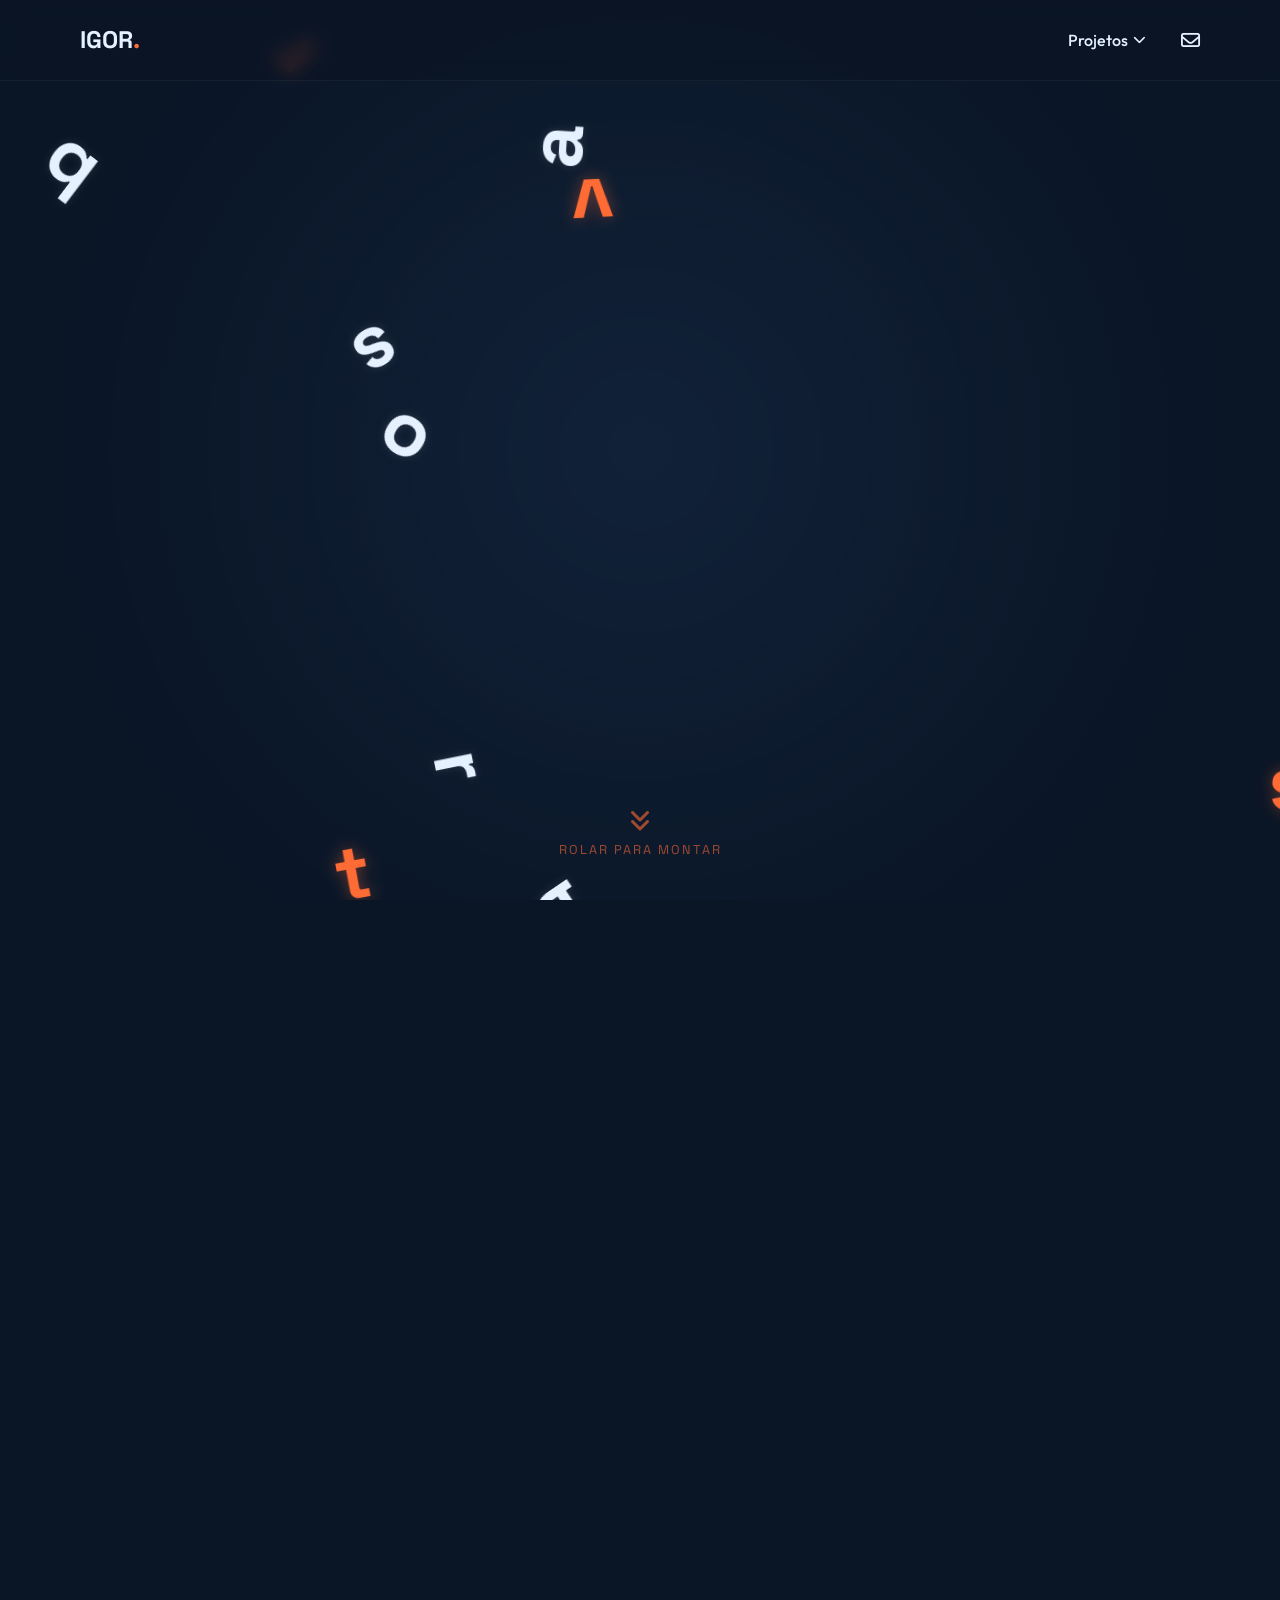
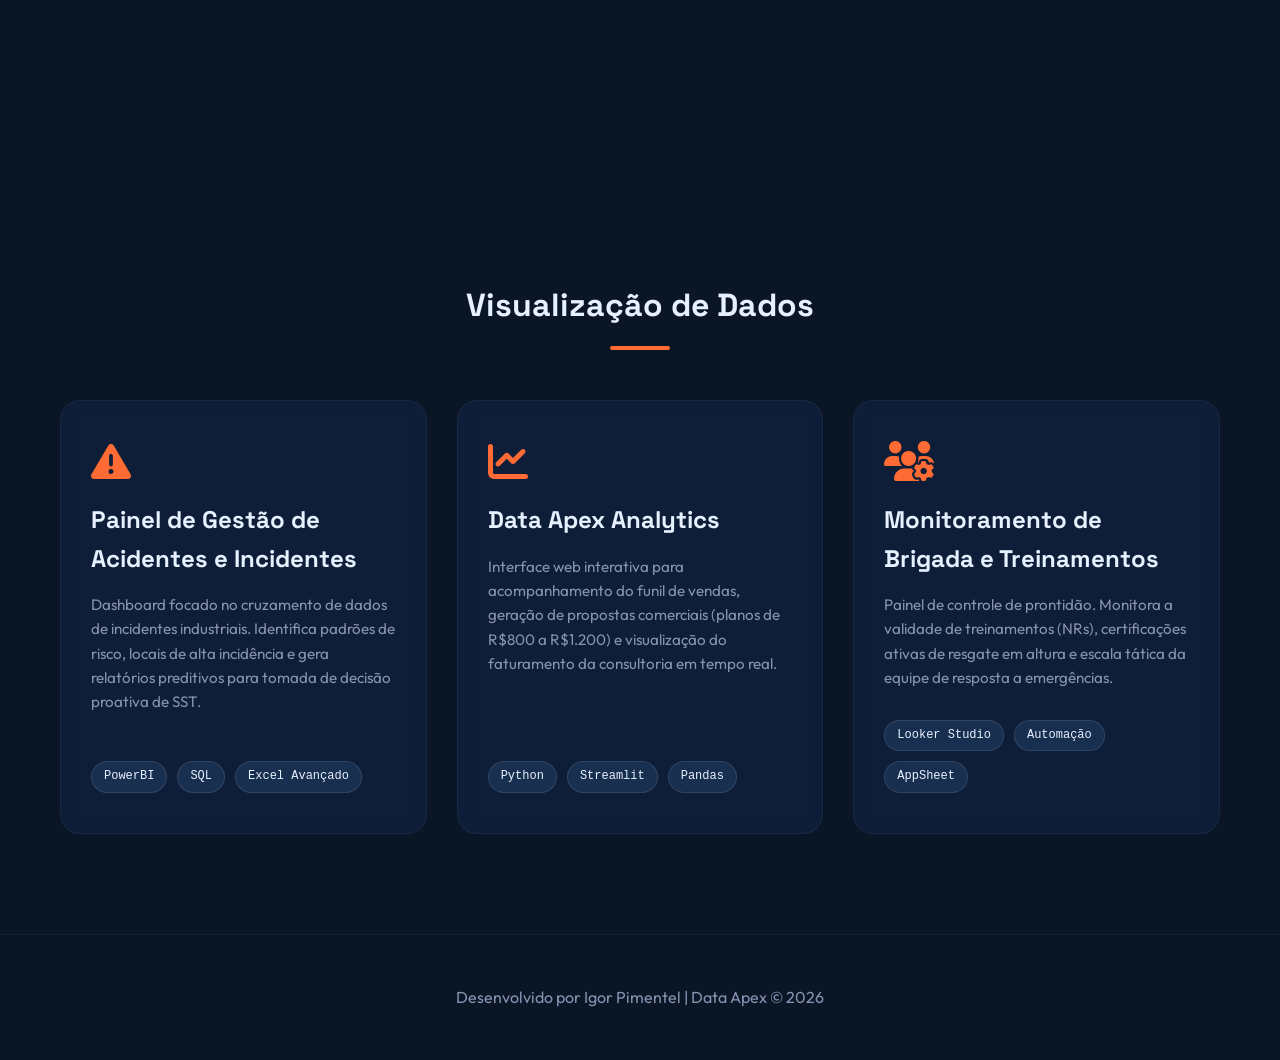
<file: dashboard_interativos/index.html>
<!DOCTYPE html>
<html lang="pt-br">

<head>
    <meta charset="UTF-8">
    <meta name="viewport" content="width=device-width, initial-scale=1.0">
    <title>Igor Pimentel | Dashboards Interativos</title>
    <link rel="preconnect" href="https://fonts.googleapis.com">
    <link rel="preconnect" href="https://fonts.gstatic.com" crossorigin>
    <link
        href="https://fonts.googleapis.com/css2?family=Outfit:wght@300;400;700&family=Space+Grotesk:wght@400;600;700&display=swap"
        rel="stylesheet">
    <link rel="stylesheet" href="https://cdnjs.cloudflare.com/ajax/libs/font-awesome/6.4.0/css/all.min.css">
    <link rel="icon" href="../IMAGE/logo_transparente1.png?v=2" type="image/png">

    <style>
        /* =========================================
           VARIAVEIS E RESET
           ========================================= */
        :root {
            --bg-dark: #0a1525;
            --bg-card: #112240;
            --primary-blue: #1d3557;
            --accent-orange: #ff6b35;
            --accent-glow: rgba(255, 107, 53, 0.4);
            --text-main: #e6f1ff;
            --text-secondary: #8892b0;
            --font-display: 'Space Grotesk', sans-serif;
            --font-body: 'Outfit', sans-serif;
            --transition: all 0.3s cubic-bezier(0.645, 0.045, 0.355, 1);
        }

        * {
            margin: 0;
            padding: 0;
            box-sizing: border-box;
        }

        html {
            scroll-behavior: smooth;
        }

        body {
            background-color: var(--bg-dark);
            color: var(--text-main);
            font-family: var(--font-body);
            line-height: 1.6;
            overflow-x: hidden;
            position: relative;
        }

        /* Fundo com leve gradiente radial para simular o "espaço" */
        body::before {
            content: '';
            position: fixed;
            top: 0;
            left: 0;
            width: 100vw;
            height: 100vh;
            background: radial-gradient(circle at center, rgba(29, 53, 87, 0.4) 0%, rgba(10, 21, 37, 1) 80%);
            z-index: -1;
            pointer-events: none;
        }

        .container {
            max-width: 1200px;
            margin: 0 auto;
            padding: 0 20px;
        }

        .reveal {
            opacity: 0;
            transform: translateY(50px);
            transition: all 0.8s ease-out;
        }

        .reveal.active {
            opacity: 1;
            transform: translateY(0);
        }

        /* =========================================
           NAVBAR
           ========================================= */
        nav {
            display: flex;
            justify-content: space-between;
            align-items: center;
            padding: 20px 0;
            position: fixed;
            width: 100%;
            top: 0;
            z-index: 1000;
            backdrop-filter: blur(10px);
            background: rgba(10, 21, 37, 0.8);
            border-bottom: 1px solid rgba(255, 255, 255, 0.05);
        }

        .logo {
            font-family: var(--font-display);
            font-weight: 700;
            font-size: 1.5rem;
            color: var(--text-main);
            padding-left: 20px;
            text-decoration: none;
        }

        .logo span {
            color: var(--accent-orange);
        }

        .nav-icons {
            padding-right: 20px;
            display: flex;
            gap: 25px;
            align-items: center;
        }

        .nav-icons a {
            color: var(--text-main);
            text-decoration: none;
            font-size: 1.2rem;
            transition: var(--transition);
        }

        .nav-icons a:hover {
            color: var(--accent-orange);
            transform: translateY(-2px);
        }

        /* =========================================
           HERO SECTION: ZERO GRAVITY LOGIC
           ========================================= */
        /* O track tem altura extra para permitir o scroll de montagem */
        #zero-g-track {
            height: 200vh;
            width: 100%;
            position: relative;
        }

        /* O container sticky fica preso na tela enquanto o track rola */
        .sticky-container {
            position: sticky;
            top: 0;
            height: 100vh;
            width: 100%;
            display: flex;
            flex-direction: column;
            align-items: center;
            justify-content: center;
            overflow: hidden;
        }

        #zero-g-text {
            font-family: var(--font-display);
            font-size: clamp(2.5rem, 6vw, 5rem);
            font-weight: 700;
            text-align: center;
            line-height: 1.2;
            z-index: 2;
            pointer-events: none;
            /* Para não atrapalhar o scroll */
            /* Flexbox para manter as letras na linha correta quando montadas */
            display: flex;
            flex-wrap: wrap;
            justify-content: center;
            max-width: 900px;
        }

        /* Cada letra isolada */
        .char {
            display: inline-block;
            will-change: transform;
            /* Cor padrão, mas o JS vai pintar algumas de laranja */
            color: var(--text-main);
            text-shadow: 0 0 10px rgba(255, 255, 255, 0.1);
        }

        .char.highlight {
            color: var(--accent-orange);
            text-shadow: 0 0 15px var(--accent-glow);
        }

        .space {
            width: clamp(10px, 2vw, 20px);
            display: inline-block;
        }

        .scroll-indicator {
            position: absolute;
            bottom: 40px;
            left: 50%;
            transform: translateX(-50%);
            display: flex;
            flex-direction: column;
            align-items: center;
            opacity: 0.6;
            animation: bounce 2s infinite;
        }

        .scroll-text {
            font-size: 0.8rem;
            letter-spacing: 2px;
            font-family: var(--font-display);
            color: var(--accent-orange);
        }

        @keyframes bounce {

            0%,
            20%,
            50%,
            80%,
            100% {
                transform: translateY(0) translateX(-50%);
            }

            40% {
                transform: translateY(-10px) translateX(-50%);
            }

            60% {
                transform: translateY(-5px) translateX(-50%);
            }
        }

        /* =========================================
           PROJECTS GRID
           ========================================= */
        .projects-section {
            padding: 80px 0 100px 0;
            background-color: var(--bg-dark);
            position: relative;
            z-index: 10;
            /* Fica por cima do efeito parallax quando rola */
        }

        .section-title {
            font-family: var(--font-display);
            font-size: 2rem;
            margin-bottom: 50px;
            text-align: center;
        }

        .section-title::after {
            content: '';
            display: block;
            width: 60px;
            height: 4px;
            background: var(--accent-orange);
            margin: 15px auto 0 auto;
            border-radius: 2px;
        }

        .app-grid {
            display: grid;
            grid-template-columns: repeat(auto-fit, minmax(320px, 1fr));
            gap: 30px;
        }

        .app-card {
            background: rgba(17, 34, 64, 0.7);
            backdrop-filter: blur(10px);
            border: 1px solid rgba(255, 255, 255, 0.05);
            border-radius: 20px;
            padding: 40px 30px;
            transition: var(--transition);
            display: flex;
            flex-direction: column;
            position: relative;
            overflow: hidden;
        }

        .app-card::before {
            content: '';
            position: absolute;
            top: 0;
            left: 0;
            width: 100%;
            height: 4px;
            background: var(--accent-orange);
            transform: scaleX(0);
            transform-origin: left;
            transition: transform 0.4s ease;
        }

        .app-card:hover {
            transform: translateY(-10px);
            box-shadow: 0 20px 40px rgba(0, 0, 0, 0.3);
            border-color: rgba(255, 107, 53, 0.3);
        }

        .app-card:hover::before {
            transform: scaleX(1);
        }

        .app-header {
            display: flex;
            justify-content: space-between;
            align-items: flex-start;
            margin-bottom: 20px;
        }

        .app-icon {
            font-size: 2.5rem;
            color: var(--accent-orange);
        }

        .app-card h3 {
            font-family: var(--font-display);
            font-size: 1.5rem;
            margin-bottom: 15px;
            color: var(--text-main);
        }

        .app-card p {
            color: var(--text-secondary);
            font-size: 0.95rem;
            margin-bottom: 15px;
            flex-grow: 1;
        }

        .tech-stack {
            display: flex;
            flex-wrap: wrap;
            gap: 10px;
            margin-top: 15px;
        }

        .tech-tag {
            background: rgba(29, 53, 87, 0.8);
            color: var(--text-main);
            padding: 5px 12px;
            border-radius: 20px;
            font-size: 0.75rem;
            font-family: monospace;
            border: 1px solid rgba(255, 255, 255, 0.1);
        }

        /* =========================================
   Estilos do Dropdown de Navegação
   ========================================= */

        .dropdown {
            position: relative;
            display: inline-block;
        }

        .dropbtn {
            background-color: transparent;
            color: var(--text-main, #ffffff);
            font-family: inherit;
            font-size: 1rem;
            font-weight: 500;
            border: none;
            cursor: pointer;
            padding: 10px 15px;
            border-radius: 8px;
            display: flex;
            align-items: center;
            transition: background-color 0.3s ease;
        }

        /* Efeito sutil ao passar o mouse no botão principal */
        .dropbtn:hover {
            background-color: rgba(255, 255, 255, 0.05);
        }

        /* Gira a setinha ao fazer o hover no menu */
        .dropdown:hover .dropbtn i.fa-chevron-down {
            transform: rotate(180deg);
        }

        /* Caixa do menu suspenso */
        .dropdown-content {
            visibility: hidden;
            opacity: 0;
            position: absolute;
            top: 100%;
            left: 50%;
            transform: translateX(-50%) translateY(15px);
            /* Começa um pouco para baixo para o efeito de entrada */
            background-color: #1a1a1a;
            /* Altere para a cor de fundo do seu site/card */
            min-width: 250px;
            box-shadow: 0px 10px 30px rgba(0, 0, 0, 0.5);
            border-radius: 12px;
            padding: 10px 0;
            z-index: 1000;
            border: 1px solid rgba(255, 255, 255, 0.1);
            right: 0;
            transform: translateY(15px);

            /* Animação suave */
            transition: all 0.3s cubic-bezier(0.25, 0.46, 0.45, 0.94);
        }

        /* Faz o menu aparecer ao passar o mouse na div pai */
        .dropdown:hover .dropdown-content {
            visibility: visible;
            opacity: 1;
            transform: translateY(5px);
        }

        /* Estilo dos links dentro do menu */
        .dropdown-content a {
            color: var(--text-main, #cccccc);
            padding: 12px 20px;
            text-decoration: none;
            display: flex;
            align-items: center;
            gap: 12px;
            font-size: 0.95rem;
            transition: all 0.2s ease;
        }

        .dropdown-content a i {
            color: #888888;
            width: 20px;
            text-align: center;
            transition: color 0.2s ease;
        }

        /* Efeito ao passar o mouse nos itens do menu */
        .dropdown-content a:hover {
            background-color: rgba(255, 255, 255, 0.08);
            color: #ffffff;
            padding-left: 25px;
            /* Leve deslocamento para a direita no hover */
        }

        .dropdown-content a:hover i {
            color: #ffffff;
            /* O ícone acende acompanhando o texto */
        }

        /* =========================================
   Ajuste do Dropdown para Celulares
   ========================================= */
        @media (max-width: 768px) {
            .dropdown-content {
                /* Muda a posição para fixa na tela, ignorando o botão */
                position: fixed;
                top: 70px;
                /* Ajuste este valor de acordo com a altura do seu <nav> */
                left: 5%;
                right: auto;
                width: 90%;
                /* Faz o menu ocupar quase toda a largura da tela */
                min-width: auto;
                transform: translateY(15px);
            }

            /* Garante que a animação funcione corretamente no celular ao tocar */
            .dropdown:hover .dropdown-content,
            .dropdown:focus-within .dropdown-content {
                transform: translateY(0);
            }
        }
    </style>
</head>

<body>

    <nav>
        <div class="container" style="display: flex; justify-content: space-between; align-items: center; width: 100%;">

            <a href="../index.html" class="logo">IGOR<span>.</span></a>

            <div style="display: flex; align-items: center; gap: 20px; padding-right: 20px;">

                <div class="dropdown">
                    <button class="dropbtn">
                        Projetos <i class="fa-solid fa-chevron-down"
                            style="font-size: 0.8em; margin-left: 5px; transition: transform 0.3s;"></i>
                    </button>
                    <div class="dropdown-content">
                        <a href="../automacao_python/index.html"><i class="fa-regular fa-folder-open"></i> Automação
                            Python</a>
                        <a href="../treinamentos_workspace/index.html"><i class="fa-solid fa-layer-group"></i>
                            Treinamentos</a>
                        <a href="../dashboard_interativos/index.html"><i class="fa-solid fa-chart-line"></i>
                            Dashboards</a>
                        <a href="../projeto_web/"><i class="fa-solid fa-laptop-code"></i> Web Dev</a>
                        <a href="../projeto_apps/"><i class="fa-solid fa-mobile-screen-button"></i> Criador de APPs</a>
                        <a href="../projeto_ia/"><i class="fa-solid fa-robot"></i> Inteligência Artificial</a>
                    </div>
                </div>

                <a href="mailto:dataapex25@gmail.com"
                    style="color: var(--text-main); text-decoration: none; font-size: 1.2rem;">
                    <i class="fa-regular fa-envelope"></i>
                </a>

            </div>
        </div>
    </nav>

    <div id="zero-g-track">
        <div class="sticky-container">
            <div id="zero-g-text">
                <span class="word">Dashboards</span>
                <span class="word highlight">Interativos</span>
            </div>

            <p id="hero-subtitle"
                style="color: var(--text-secondary); margin-top: 20px; font-size: 1.2rem; max-width: 600px; text-align: center; opacity: 0; transition: opacity 0.5s; padding-left: 20px; padding-right: 20px;">
                Transformando dados bagunçados de segurança e negócios em decisões visuais, rápidas e precisas.
            </p>

            <div class="scroll-indicator" id="scroll-hint">
                <i class="fa-solid fa-angles-down"
                    style="font-size: 1.5rem; color: var(--accent-orange); margin-bottom: 8px;"></i>
                <span class="scroll-text">ROLAR PARA MONTAR</span>
            </div>
        </div>
    </div>

    <section class="projects-section">
        <div class="container">
            <h2 class="section-title reveal">Visualização de Dados</h2>

            <div class="app-grid">

                <div class="app-card reveal">
                    <div class="app-header">
                        <i class="fa-solid fa-triangle-exclamation app-icon"></i>
                    </div>
                    <h3>Painel de Gestão de Acidentes e Incidentes</h3>
                    <p>Dashboard focado no cruzamento de dados de incidentes industriais. Identifica padrões de risco,
                        locais de alta incidência e gera relatórios preditivos para tomada de decisão proativa de SST.
                    </p>
                    <div class="tech-stack">
                        <span class="tech-tag">PowerBI</span>
                        <span class="tech-tag">SQL</span>
                        <span class="tech-tag">Excel Avançado</span>
                    </div>
                </div>

                <div class="app-card reveal" style="transition-delay: 100ms;">
                    <div class="app-header">
                        <i class="fa-solid fa-chart-line app-icon"></i>
                    </div>
                    <h3>Data Apex Analytics</h3>
                    <p>Interface web interativa para acompanhamento do funil de vendas, geração de propostas comerciais
                        (planos de R$800 a R$1.200) e visualização do faturamento da consultoria em tempo real.</p>
                    <div class="tech-stack">
                        <span class="tech-tag">Python</span>
                        <span class="tech-tag">Streamlit</span>
                        <span class="tech-tag">Pandas</span>
                    </div>
                </div>

                <div class="app-card reveal" style="transition-delay: 200ms;">
                    <div class="app-header">
                        <i class="fa-solid fa-users-gear app-icon"></i>
                    </div>
                    <h3>Monitoramento de Brigada e Treinamentos</h3>
                    <p>Painel de controle de prontidão. Monitora a validade de treinamentos (NRs), certificações ativas
                        de resgate em altura e escala tática da equipe de resposta a emergências.</p>
                    <div class="tech-stack">
                        <span class="tech-tag">Looker Studio</span>
                        <span class="tech-tag">Automação</span>
                        <span class="tech-tag">AppSheet</span>
                    </div>
                </div>

            </div>
        </div>
    </section>

    <footer
        style="text-align: center; padding: 50px 0; border-top: 1px solid rgba(255, 255, 255, 0.05); color: var(--text-secondary); background: var(--bg-dark);">
        <p>Desenvolvido por Igor Pimentel | Data Apex &copy; 2026</p>
    </footer>

    <script>
        document.addEventListener('DOMContentLoaded', () => {
            const track = document.getElementById('zero-g-track');
            const words = document.querySelectorAll('.word');
            const subtitle = document.getElementById('hero-subtitle');
            const scrollHint = document.getElementById('scroll-hint');

            let charsData = [];

            // 1. Preparar o texto: Quebrar palavras em letras (spans)
            words.forEach(wordSpan => {
                const text = wordSpan.innerText;
                const isHighlight = wordSpan.classList.contains('highlight');
                wordSpan.innerHTML = ''; // Limpa o texto original

                // Adiciona espaço após a primeira palavra
                if (!isHighlight) {
                    wordSpan.style.marginRight = "15px";
                }

                // Cria um span para cada letra
                for (let i = 0; i < text.length; i++) {
                    const charSpan = document.createElement('span');
                    charSpan.innerText = text[i];
                    charSpan.className = 'char';
                    if (isHighlight) charSpan.classList.add('highlight');

                    wordSpan.appendChild(charSpan);

                    // Gerar vetores aleatórios (Posição X, Y e Rotação) para a Gravidade Zero
                    // Os valores espalham as letras pela tela toda
                    const randomX = (Math.random() - 0.5) * window.innerWidth * 1.5;
                    const randomY = (Math.random() - 0.5) * window.innerHeight * 1.5;
                    const randomRot = (Math.random() - 0.5) * 720; // Até duas voltas completas

                    // Parâmetros para a flutuação contínua (onda)
                    const phase = Math.random() * Math.PI * 2;
                    const speed = Math.random() * 0.1 + 0.05;

                    charsData.push({
                        element: charSpan,
                        rx: randomX,
                        ry: randomY,
                        rRot: randomRot,
                        phase: phase,
                        speed: speed
                    });
                }
            });

            // 2. Loop de Animação (Frame a Frame)
            function animateZeroGravity() {
                // Descobrir o progresso do scroll no track do Hero
                // Track = 200vh. Se scrollarmos 100vh, a animação atinge 100%.
                const scrollY = window.scrollY;
                const windowHeight = window.innerHeight;

                // Progress vai de 0 (topo) a 1 (100vh de scroll)
                let rawProgress = scrollY / windowHeight;
                let progress = Math.min(Math.max(rawProgress, 0), 1);

                // Curva de suavização para as letras encaixarem de forma suave no final
                let easeProgress = progress * (2 - progress); // easeOutQuad

                // "scatter" é a quantidade de caos. 1 = Totalmente solto. 0 = Montado no texto real.
                let scatter = 1 - easeProgress;

                // Ocultar/Mostrar o subtítulo e a dica de scroll
                if (progress > 0.8) {
                    subtitle.style.opacity = (progress - 0.8) * 5; // Fade in no final
                    scrollHint.style.opacity = 0; // Some a dica
                } else {
                    subtitle.style.opacity = 0;
                    scrollHint.style.opacity = 0.6 * scatter;
                }

                const time = Date.now() * 0.001;

                // Atualizar cada letra
                charsData.forEach(char => {
                    // Cálculo da flutuação contínua (Senoide)
                    // A flutuação diminui conforme o scatter chega a 0
                    const floatX = Math.sin(time * char.speed + char.phase) * 50 * scatter;
                    const floatY = Math.cos(time * char.speed + char.phase) * 50 * scatter;
                    const floatRot = Math.sin(time * char.speed + char.phase) * 90 * scatter;

                    // Interpolação entre a posição aleatória no espaço e a posição 0,0 do documento original
                    const x = (char.rx * scatter) + floatX;
                    const y = (char.ry * scatter) + floatY;
                    const rot = (char.rRot * scatter) + floatRot;

                    char.element.style.transform = `translate(${x}px, ${y}px) rotate(${rot}deg)`;
                });

                requestAnimationFrame(animateZeroGravity);
            }

            // Iniciar o loop
            animateZeroGravity();

            // Garantir que a página recarregue no topo para não estragar o efeito
            if ('scrollRestoration' in history) {
                history.scrollRestoration = 'manual';
            }
        });

        // === Scroll Reveal Animation para os Cards ===
        const revealElements = document.querySelectorAll('.reveal');
        const revealObserver = new IntersectionObserver((entries, observer) => {
            entries.forEach(entry => {
                if (entry.isIntersecting) {
                    entry.target.classList.add('active');
                    observer.unobserve(entry.target);
                }
            });
        }, { threshold: 0.15, rootMargin: "0px 0px -50px 0px" });

        revealElements.forEach(element => revealObserver.observe(element));

    </script>
</body>

</html>
</file>
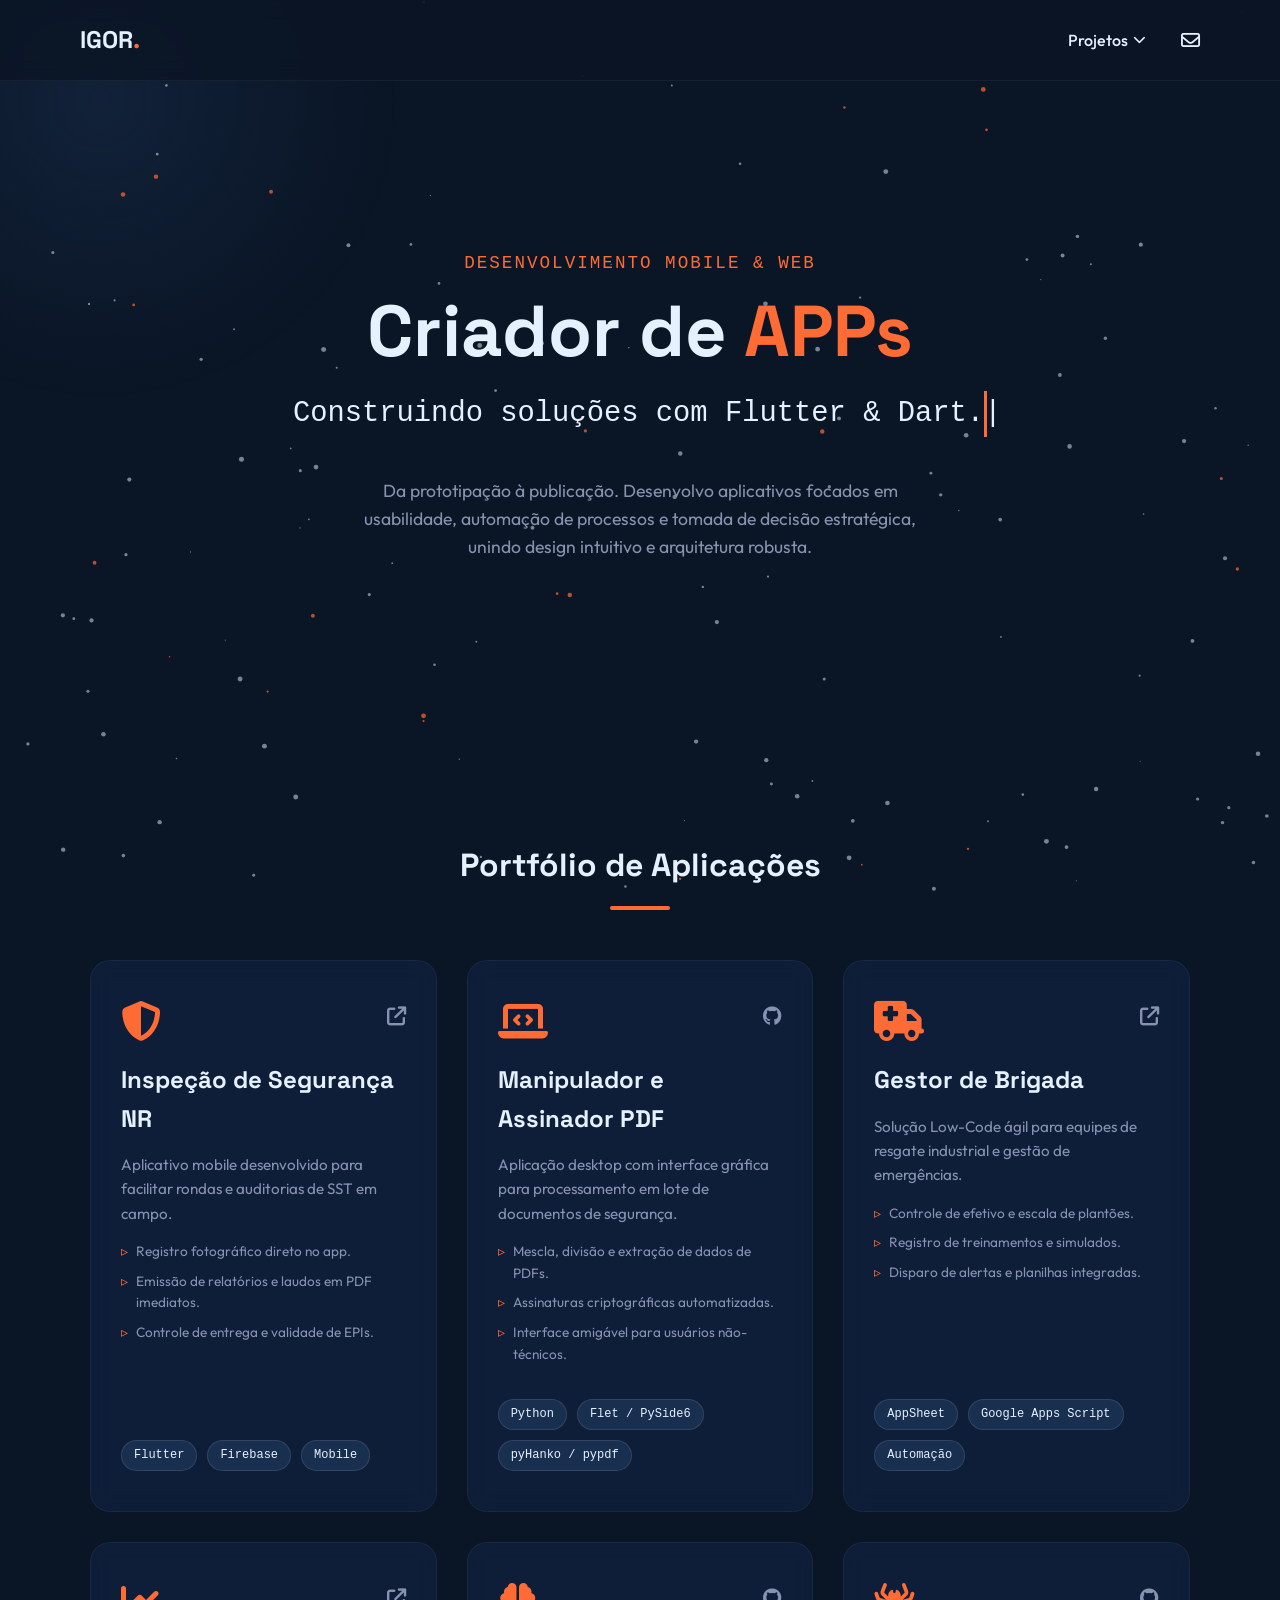
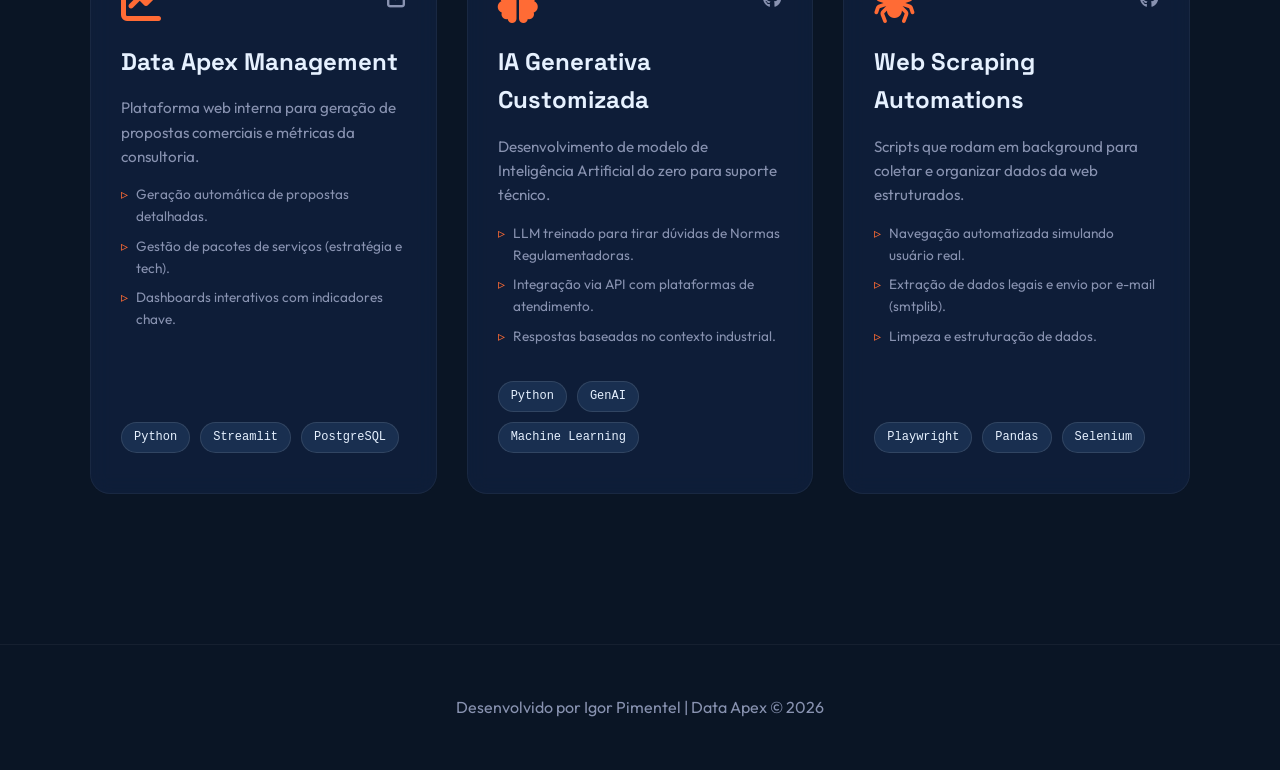
<file: projeto_apps/index.html>
<!DOCTYPE html>
<html lang="pt-br">

<head>
    <meta charset="UTF-8">
    <meta name="viewport" content="width=device-width, initial-scale=1.0">
    <title>Igor Pimentel | Criador de APPs</title>
    <link rel="preconnect" href="https://fonts.googleapis.com">
    <link rel="preconnect" href="https://fonts.gstatic.com" crossorigin>
    <link
        href="https://fonts.googleapis.com/css2?family=Outfit:wght@300;400;700&family=Space+Grotesk:wght@400;600;700&display=swap"
        rel="stylesheet">
    <link rel="stylesheet" href="https://cdnjs.cloudflare.com/ajax/libs/font-awesome/6.4.0/css/all.min.css">
    <link rel="icon" href="../IMAGE/logo_transparente1.png?v=2" type="image/png">

    <style>
        /* =========================================
           VARIAVEIS E RESET (DESIGN SYSTEM)
           ========================================= */
        :root {
            --bg-dark: #0a1525;
            --bg-card: #112240;
            --primary-blue: #1d3557;
            --accent-orange: #ff6b35;
            --accent-glow: rgba(255, 107, 53, 0.4);
            --text-main: #e6f1ff;
            --text-secondary: #8892b0;
            --font-display: 'Space Grotesk', sans-serif;
            --font-body: 'Outfit', sans-serif;
            --transition: all 0.3s cubic-bezier(0.645, 0.045, 0.355, 1);
        }

        * {
            margin: 0;
            padding: 0;
            box-sizing: border-box;
        }

        html {
            scroll-behavior: smooth;
        }

        body {
            background-color: var(--bg-dark);
            color: var(--text-main);
            font-family: var(--font-body);
            line-height: 1.6;
            overflow-x: hidden;
            position: relative;
        }

        body::before {
            content: '';
            position: fixed;
            top: -200px;
            left: -200px;
            width: 600px;
            height: 600px;
            background: radial-gradient(circle, rgba(29, 53, 87, 0.4) 0%, rgba(10, 21, 37, 0) 70%);
            z-index: -1;
            pointer-events: none;
        }

        .container {
            max-width: 1200px;
            margin: 0 auto;
            padding: 0 20px;
        }

        .reveal {
            opacity: 0;
            transform: translateY(50px);
            transition: all 0.8s ease-out;
        }

        .reveal.active {
            opacity: 1;
            transform: translateY(0);
        }

        /* =========================================
           NAVBAR
           ========================================= */
        nav {
            display: flex;
            justify-content: space-between;
            align-items: center;
            padding: 20px 0;
            position: fixed;
            width: 100%;
            top: 0;
            z-index: 100;
            backdrop-filter: blur(10px);
            background: rgba(10, 21, 37, 0.8);
            border-bottom: 1px solid rgba(255, 255, 255, 0.05);
        }

        .logo {
            font-family: var(--font-display);
            font-weight: 700;
            font-size: 1.5rem;
            color: var(--text-main);
            padding-left: 20px;
            text-decoration: none;
        }

        .logo span {
            color: var(--accent-orange);
        }

        .nav-icons {
            padding-right: 20px;
            display: flex;
            gap: 25px;
            align-items: center;
        }

        .nav-icons a {
            color: var(--text-main);
            text-decoration: none;
            font-size: 1.2rem;
            transition: var(--transition);
        }

        .nav-icons a:hover {
            color: var(--accent-orange);
            transform: translateY(-2px);
        }

        /* =========================================
           HERO SECTION
           ========================================= */
        .hero {
            height: 80vh;
            display: flex;
            align-items: center;
            justify-content: center;
            text-align: center;
            position: relative;
            margin-top: 60px;
        }

        .hero-content h1 {
            font-family: var(--font-display);
            font-size: clamp(2.5rem, 6vw, 4.5rem);
            font-weight: 700;
            margin-bottom: 20px;
            line-height: 1.1;
        }

        .hero-content h1 .highlight {
            color: var(--accent-orange);
        }

        .hero-desc {
            max-width: 600px;
            margin: 0 auto 30px auto;
            color: var(--text-secondary);
            font-size: 1.1rem;
        }

        .typewriter {
            font-size: clamp(1.2rem, 3vw, 1.8rem);
            color: var(--text-main);
            margin-bottom: 40px;
            font-family: monospace;
            min-height: 1.6em;
        }

        .cursor {
            display: inline-block;
            width: 3px;
            background-color: var(--accent-orange);
            animation: blink 1s infinite;
        }

        @keyframes blink {
            50% {
                opacity: 0;
            }
        }

        /* =========================================
           PROJETOS DE APPs GRID
           ========================================= */
        .projects-section {
            padding: 60px 0 100px 0;
            position: relative;
            z-index: 2;
        }

        .section-title {
            font-family: var(--font-display);
            font-size: 2rem;
            margin-bottom: 50px;
            position: relative;
            display: inline-block;
            text-align: center;
            width: 100%;
        }

        .section-title::after {
            content: '';
            display: block;
            width: 60px;
            height: 4px;
            background: var(--accent-orange);
            margin: 15px auto 0 auto;
            border-radius: 2px;
        }

        .app-grid {
            display: grid;
            grid-template-columns: repeat(auto-fit, minmax(300px, 1fr));
            gap: 30px;
            padding: 0 50px;
            /* Padrão para telas grandes */
            justify-content: center;
            /* Garante que as colunas fiquem no meio */
        }

        @media (max-width: 768px) {
            .app-grid {
                padding: 0 20px;
                /* Menos padding lateral em mobile */
                gap: 20px;
            }
        }

        .app-card {
            background: rgba(17, 34, 64, 0.7);
            backdrop-filter: blur(10px);
            border: 1px solid rgba(255, 255, 255, 0.05);
            border-radius: 20px;
            padding: 40px 30px;
            transition: var(--transition);
            display: flex;
            flex-direction: column;
            position: relative;
            overflow: hidden;
        }

        .app-card::before {
            content: '';
            position: absolute;
            top: 0;
            left: 0;
            width: 100%;
            height: 4px;
            background: var(--accent-orange);
            transform: scaleX(0);
            transform-origin: left;
            transition: transform 0.4s ease;
        }

        .app-card:hover {
            transform: translateY(-10px);
            box-shadow: 0 20px 40px rgba(0, 0, 0, 0.3);
            border-color: rgba(255, 107, 53, 0.3);
        }

        .app-card:hover::before {
            transform: scaleX(1);
        }

        .app-header {
            display: flex;
            justify-content: space-between;
            align-items: flex-start;
            margin-bottom: 20px;
        }

        .app-icon {
            font-size: 2.5rem;
            color: var(--accent-orange);
        }

        .app-links a {
            color: var(--text-secondary);
            font-size: 1.2rem;
            margin-left: 10px;
            transition: var(--transition);
        }

        .app-links a:hover {
            color: var(--text-main);
        }

        .app-card h3 {
            font-family: var(--font-display);
            font-size: 1.5rem;
            margin-bottom: 15px;
            color: var(--text-main);
        }

        .app-card p {
            color: var(--text-secondary);
            font-size: 0.95rem;
            margin-bottom: 15px;
        }

        .app-features {
            list-style: none;
            margin-bottom: 25px;
            flex-grow: 1;
        }

        .app-features li {
            color: var(--text-secondary);
            font-size: 0.85rem;
            margin-bottom: 8px;
            position: relative;
            padding-left: 15px;
        }

        .app-features li::before {
            content: '▹';
            position: absolute;
            left: 0;
            color: var(--accent-orange);
        }

        .tech-stack {
            display: flex;
            flex-wrap: wrap;
            gap: 10px;
            margin-top: auto;
        }

        .tech-tag {
            background: rgba(29, 53, 87, 0.8);
            color: var(--text-main);
            padding: 5px 12px;
            border-radius: 20px;
            font-size: 0.75rem;
            font-family: monospace;
            border: 1px solid rgba(255, 255, 255, 0.1);
        }

        /* Responsividade */
        @media (max-width: 768px) {
            .hero {
                height: 70vh;
            }
        }

        /* =========================================
   Estilos do Dropdown de Navegação
   ========================================= */

        .dropdown {
            position: relative;
            display: inline-block;
        }

        .dropbtn {
            background-color: transparent;
            color: var(--text-main, #ffffff);
            font-family: inherit;
            font-size: 1rem;
            font-weight: 500;
            border: none;
            cursor: pointer;
            padding: 10px 15px;
            border-radius: 8px;
            display: flex;
            align-items: center;
            transition: background-color 0.3s ease;
        }

        /* Efeito sutil ao passar o mouse no botão principal */
        .dropbtn:hover {
            background-color: rgba(255, 255, 255, 0.05);
        }

        /* Gira a setinha ao fazer o hover no menu */
        .dropdown:hover .dropbtn i.fa-chevron-down {
            transform: rotate(180deg);
        }

        /* Caixa do menu suspenso */
        .dropdown-content {
            visibility: hidden;
            opacity: 0;
            position: absolute;
            top: 100%;
            left: 50%;
            transform: translateX(-50%) translateY(15px);
            /* Começa um pouco para baixo para o efeito de entrada */
            background-color: #1a1a1a;
            /* Altere para a cor de fundo do seu site/card */
            min-width: 250px;
            box-shadow: 0px 10px 30px rgba(0, 0, 0, 0.5);
            border-radius: 12px;
            padding: 10px 0;
            z-index: 1000;
            border: 1px solid rgba(255, 255, 255, 0.1);
            right: 0;
            transform: translateY(15px);

            /* Animação suave */
            transition: all 0.3s cubic-bezier(0.25, 0.46, 0.45, 0.94);
        }

        /* Faz o menu aparecer ao passar o mouse na div pai */
        .dropdown:hover .dropdown-content {
            visibility: visible;
            opacity: 1;
            transform: translateY(5px);
        }

        /* Estilo dos links dentro do menu */
        .dropdown-content a {
            color: var(--text-main, #cccccc);
            padding: 12px 20px;
            text-decoration: none;
            display: flex;
            align-items: center;
            gap: 12px;
            font-size: 0.95rem;
            transition: all 0.2s ease;
        }

        .dropdown-content a i {
            color: #888888;
            width: 20px;
            text-align: center;
            transition: color 0.2s ease;
        }

        /* Efeito ao passar o mouse nos itens do menu */
        .dropdown-content a:hover {
            background-color: rgba(255, 255, 255, 0.08);
            color: #ffffff;
            padding-left: 25px;
            /* Leve deslocamento para a direita no hover */
        }

        .dropdown-content a:hover i {
            color: #ffffff;
            /* O ícone acende acompanhando o texto */
        }

        /* =========================================
   Ajuste do Dropdown para Celulares
   ========================================= */
        @media (max-width: 768px) {
            .dropdown-content {
                /* Muda a posição para fixa na tela, ignorando o botão */
                position: fixed;
                top: 70px;
                /* Ajuste este valor de acordo com a altura do seu <nav> */
                left: 5%;
                right: auto;
                width: 90%;
                /* Faz o menu ocupar quase toda a largura da tela */
                min-width: auto;
                transform: translateY(15px);
            }

            /* Garante que a animação funcione corretamente no celular ao tocar */
            .dropdown:hover .dropdown-content,
            .dropdown:focus-within .dropdown-content {
                transform: translateY(0);
            }
        }
    </style>
</head>

<body>
    <canvas id="star-system"></canvas>
    <style>
        #star-system {
            position: fixed;
            top: 0;
            left: 0;
            width: 100%;
            height: 100%;
            z-index: 0;
            pointer-events: none;
            /* Deixa os cliques passarem pros botões */
        }
    </style>

    <nav>
        <div class="container" style="display: flex; justify-content: space-between; align-items: center; width: 100%;">

            <a href="../index.html" class="logo">IGOR<span>.</span></a>

            <div style="display: flex; align-items: center; gap: 20px; padding-right: 20px;">

                <div class="dropdown">
                    <button class="dropbtn">
                        Projetos <i class="fa-solid fa-chevron-down"
                            style="font-size: 0.8em; margin-left: 5px; transition: transform 0.3s;"></i>
                    </button>
                    <div class="dropdown-content">
                        <a href="../automacao_python/index.html"><i class="fa-regular fa-folder-open"></i> Automação
                            Python</a>
                        <a href="../treinamentos_workspace/index.html"><i class="fa-solid fa-layer-group"></i>
                            Treinamentos</a>
                        <a href="../dashboard_interativos/index.html"><i class="fa-solid fa-chart-line"></i>
                            Dashboards</a>
                        <a href="../projeto_web/"><i class="fa-solid fa-laptop-code"></i> Web Dev</a>
                        <a href="../projeto_apps/"><i class="fa-solid fa-mobile-screen-button"></i> Criador de APPs</a>
                        <a href="../projeto_ia/"><i class="fa-solid fa-robot"></i> Inteligência Artificial</a>
                    </div>
                </div>

                <a href="mailto:dataapex25@gmail.com"
                    style="color: var(--text-main); text-decoration: none; font-size: 1.2rem;">
                    <i class="fa-regular fa-envelope"></i>
                </a>

            </div>
        </div>
    </nav>

    <header class="hero">
        <div class="container hero-content">
            <p
                style="color: var(--accent-orange); font-family: monospace; margin-bottom: 15px; font-size: 1.1rem; letter-spacing: 2px;">
                DESENVOLVIMENTO MOBILE & WEB</p>
            <h1>Criador de <span class="highlight">APPs</span></h1>

            <div class="typewriter reveal active">
                Construindo soluções com <span id="typewriter-text"></span><span class="cursor">|</span>
            </div>

            <p class="hero-desc reveal active" style="transition-delay: 200ms;">
                Da prototipação à publicação. Desenvolvo aplicativos focados em usabilidade, automação de processos e
                tomada de decisão estratégica, unindo design intuitivo e arquitetura robusta.
            </p>
        </div>
    </header>

    <section class="projects-section container">
        <h2 class="section-title reveal">Portfólio de Aplicações</h2>

        <div class="app-grid">
            <div class="app-card reveal">
                <div class="app-header">
                    <i class="fa-solid fa-shield-halved app-icon"></i>
                    <div class="app-links"><a href="#"><i class="fa-solid fa-arrow-up-right-from-square"></i></a></div>
                </div>
                <h3>Inspeção de Segurança NR</h3>
                <p>Aplicativo mobile desenvolvido para facilitar rondas e auditorias de SST em campo.</p>
                <ul class="app-features">
                    <li>Registro fotográfico direto no app.</li>
                    <li>Emissão de relatórios e laudos em PDF imediatos.</li>
                    <li>Controle de entrega e validade de EPIs.</li>
                </ul>
                <div class="tech-stack">
                    <span class="tech-tag">Flutter</span>
                    <span class="tech-tag">Firebase</span>
                    <span class="tech-tag">Mobile</span>
                </div>
            </div>

            <div class="app-card reveal" style="transition-delay: 100ms;">
                <div class="app-header">
                    <i class="fa-solid fa-laptop-code app-icon"></i>
                    <div class="app-links"><a href="#"><i class="fa-brands fa-github"></i></a></div>
                </div>
                <h3>Manipulador e Assinador PDF</h3>
                <p>Aplicação desktop com interface gráfica para processamento em lote de documentos de segurança.</p>
                <ul class="app-features">
                    <li>Mescla, divisão e extração de dados de PDFs.</li>
                    <li>Assinaturas criptográficas automatizadas.</li>
                    <li>Interface amigável para usuários não-técnicos.</li>
                </ul>
                <div class="tech-stack">
                    <span class="tech-tag">Python</span>
                    <span class="tech-tag">Flet / PySide6</span>
                    <span class="tech-tag">pyHanko / pypdf</span>
                </div>
            </div>

            <div class="app-card reveal" style="transition-delay: 200ms;">
                <div class="app-header">
                    <i class="fa-solid fa-truck-medical app-icon"></i>
                    <div class="app-links"><a href="#"><i class="fa-solid fa-arrow-up-right-from-square"></i></a></div>
                </div>
                <h3>Gestor de Brigada</h3>
                <p>Solução Low-Code ágil para equipes de resgate industrial e gestão de emergências.</p>
                <ul class="app-features">
                    <li>Controle de efetivo e escala de plantões.</li>
                    <li>Registro de treinamentos e simulados.</li>
                    <li>Disparo de alertas e planilhas integradas.</li>
                </ul>
                <div class="tech-stack">
                    <span class="tech-tag">AppSheet</span>
                    <span class="tech-tag">Google Apps Script</span>
                    <span class="tech-tag">Automação</span>
                </div>
            </div>

            <div class="app-card reveal">
                <div class="app-header">
                    <i class="fa-solid fa-chart-line app-icon"></i>
                    <div class="app-links"><a href="#"><i class="fa-solid fa-arrow-up-right-from-square"></i></a></div>
                </div>
                <h3>Data Apex Management</h3>
                <p>Plataforma web interna para geração de propostas comerciais e métricas da consultoria.</p>
                <ul class="app-features">
                    <li>Geração automática de propostas detalhadas.</li>
                    <li>Gestão de pacotes de serviços (estratégia e tech).</li>
                    <li>Dashboards interativos com indicadores chave.</li>
                </ul>
                <div class="tech-stack">
                    <span class="tech-tag">Python</span>
                    <span class="tech-tag">Streamlit</span>
                    <span class="tech-tag">PostgreSQL</span>
                </div>
            </div>

            <div class="app-card reveal" style="transition-delay: 100ms;">
                <div class="app-header">
                    <i class="fa-solid fa-brain app-icon"></i>
                    <div class="app-links"><a href="#"><i class="fa-brands fa-github"></i></a></div>
                </div>
                <h3>IA Generativa Customizada</h3>
                <p>Desenvolvimento de modelo de Inteligência Artificial do zero para suporte técnico.</p>
                <ul class="app-features">
                    <li>LLM treinado para tirar dúvidas de Normas Regulamentadoras.</li>
                    <li>Integração via API com plataformas de atendimento.</li>
                    <li>Respostas baseadas no contexto industrial.</li>
                </ul>
                <div class="tech-stack">
                    <span class="tech-tag">Python</span>
                    <span class="tech-tag">GenAI</span>
                    <span class="tech-tag">Machine Learning</span>
                </div>
            </div>

            <div class="app-card reveal" style="transition-delay: 200ms;">
                <div class="app-header">
                    <i class="fa-solid fa-spider app-icon"></i>
                    <div class="app-links"><a href="#"><i class="fa-brands fa-github"></i></a></div>
                </div>
                <h3>Web Scraping Automations</h3>
                <p>Scripts que rodam em background para coletar e organizar dados da web estruturados.</p>
                <ul class="app-features">
                    <li>Navegação automatizada simulando usuário real.</li>
                    <li>Extração de dados legais e envio por e-mail (smtplib).</li>
                    <li>Limpeza e estruturação de dados.</li>
                </ul>
                <div class="tech-stack">
                    <span class="tech-tag">Playwright</span>
                    <span class="tech-tag">Pandas</span>
                    <span class="tech-tag">Selenium</span>
                </div>
            </div>
        </div>
    </section>

    <footer
        style="text-align: center; padding: 50px 0; border-top: 1px solid rgba(255, 255, 255, 0.05); color: var(--text-secondary); margin-top: 50px; position: relative; z-index: 2;">
        <p>Desenvolvido por Igor Pimentel | Data Apex &copy; 2026</p>
    </footer>

    <script>
        // === CANVAS: Sistema de Estrelas com Interação e Ondulação ===
        (function () {
            const canvas = document.getElementById('star-system');
            const ctx = canvas.getContext('2d');

            let width, height;
            let stars = [];
            const numStars = 150;

            let mouse = {
                x: undefined,
                y: undefined,
                radius: 180
            };

            function resize() {
                width = canvas.width = window.innerWidth;
                height = canvas.height = window.innerHeight;
            }
            window.addEventListener('resize', resize);
            resize();

            window.addEventListener('mousemove', (e) => {
                mouse.x = e.clientX;
                mouse.y = e.clientY;
            });
            window.addEventListener('mouseout', () => {
                mouse.x = undefined;
                mouse.y = undefined;
            });

            class Star {
                constructor() {
                    this.baseX = Math.random() * width;
                    this.baseY = Math.random() * height;
                    this.x = this.baseX;
                    this.y = this.baseY;
                    this.size = Math.random() * 2 + 0.5;

                    this.density = (Math.random() * 30) + 1;

                    this.angle = Math.random() * Math.PI * 2;
                    this.waveSpeed = Math.random() * 0.02 + 0.005;
                    this.waveAmplitude = Math.random() * 15 + 5;

                    this.color = Math.random() > 0.8 ? 'rgba(255, 107, 53, 0.7)' : 'rgba(230, 241, 255, 0.5)';
                }

                draw() {
                    ctx.beginPath();
                    ctx.arc(this.x, this.y, this.size, 0, Math.PI * 2);
                    ctx.fillStyle = this.color;
                    ctx.fill();
                }

                update() {
                    this.angle += this.waveSpeed;
                    let targetX = this.baseX + Math.cos(this.angle) * (this.waveAmplitude / 2);
                    let targetY = this.baseY + Math.sin(this.angle) * this.waveAmplitude;

                    if (mouse.x != undefined && mouse.y != undefined) {
                        let dx = mouse.x - this.x;
                        let dy = mouse.y - this.y;
                        let distance = Math.sqrt(dx * dx + dy * dy);

                        let forceDirectionX = dx / distance;
                        let forceDirectionY = dy / distance;

                        let force = (mouse.radius - distance) / mouse.radius;

                        if (distance < mouse.radius) {
                            this.x -= forceDirectionX * force * this.density;
                            this.y -= forceDirectionY * force * this.density;
                        } else {
                            this.x -= (this.x - targetX) * 0.05;
                            this.y -= (this.y - targetY) * 0.05;
                        }
                    } else {
                        this.x -= (this.x - targetX) * 0.05;
                        this.y -= (this.y - targetY) * 0.05;
                    }

                    this.draw();
                }
            }

            function init() {
                stars = [];
                for (let i = 0; i < numStars; i++) {
                    stars.push(new Star());
                }
            }

            function animate() {
                ctx.clearRect(0, 0, width, height);
                for (let i = 0; i < stars.length; i++) {
                    stars[i].update();
                }
                requestAnimationFrame(animate);
            }

            init();
            animate();
        })();

        // === Typewriter Effect ===
        const textElement = document.getElementById('typewriter-text');
        const phrases = [
            "Flutter & Dart.",
            "Python & Flet.",
            "Google Apps Script.",
            "AppSheet & Low-Code.",
            "foco em Performance."
        ];

        let phraseIndex = 0;
        let charIndex = 0;
        let isDeleting = false;
        let typeSpeed = 100;

        function type() {
            const currentPhrase = phrases[phraseIndex];

            if (isDeleting) {
                textElement.textContent = currentPhrase.substring(0, charIndex - 1);
                charIndex--;
                typeSpeed = 40;
            } else {
                textElement.textContent = currentPhrase.substring(0, charIndex + 1);
                charIndex++;
                typeSpeed = 80;
            }

            if (!isDeleting && charIndex === currentPhrase.length) {
                isDeleting = true;
                typeSpeed = 2000;
            } else if (isDeleting && charIndex === 0) {
                isDeleting = false;
                phraseIndex = (phraseIndex + 1) % phrases.length;
                typeSpeed = 500;
            }

            setTimeout(type, typeSpeed);
        }
        document.addEventListener('DOMContentLoaded', type);

        // === Scroll Reveal Animation ===
        const revealElements = document.querySelectorAll('.reveal');
        const revealObserver = new IntersectionObserver((entries, observer) => {
            entries.forEach(entry => {
                if (entry.isIntersecting) {
                    entry.target.classList.add('active');
                    observer.unobserve(entry.target);
                }
            });
        }, { threshold: 0.15, rootMargin: "0px 0px -50px 0px" });

        revealElements.forEach(element => revealObserver.observe(element));
    </script>
</body>

</html>
</file>
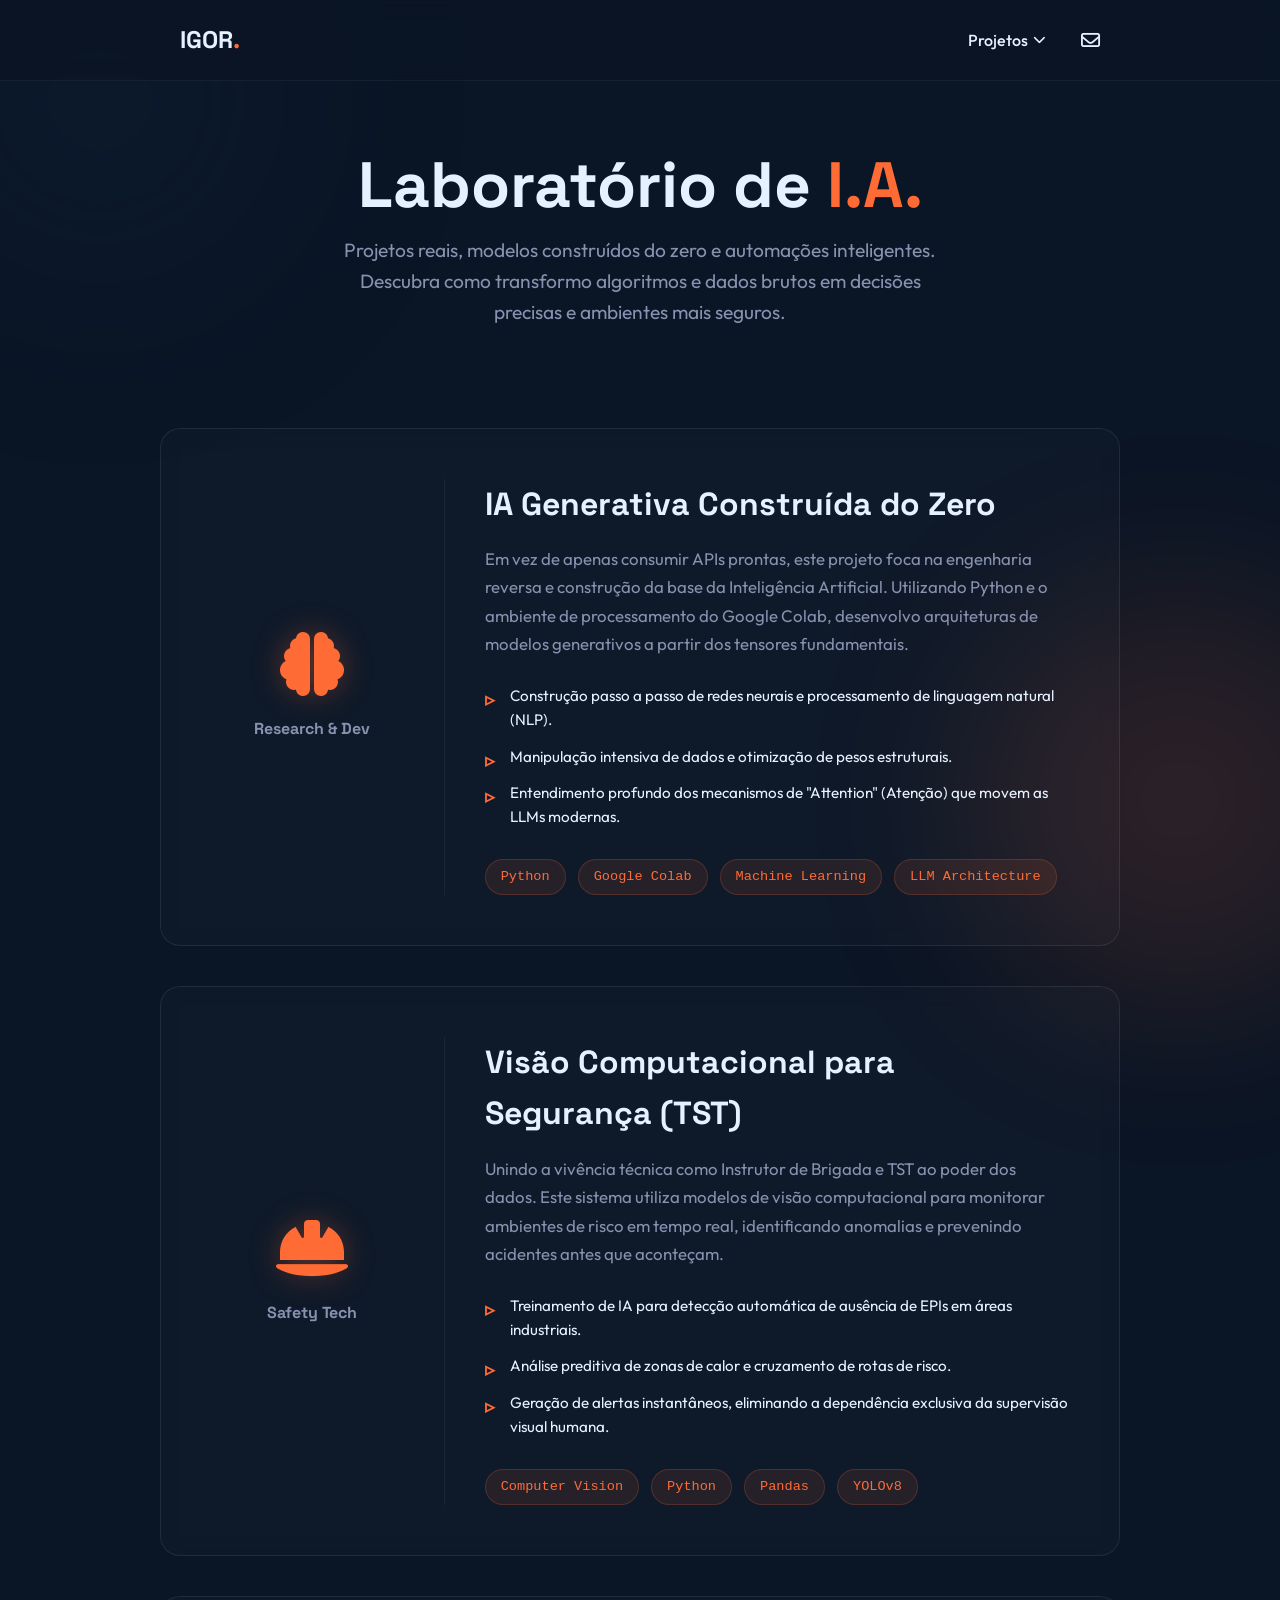
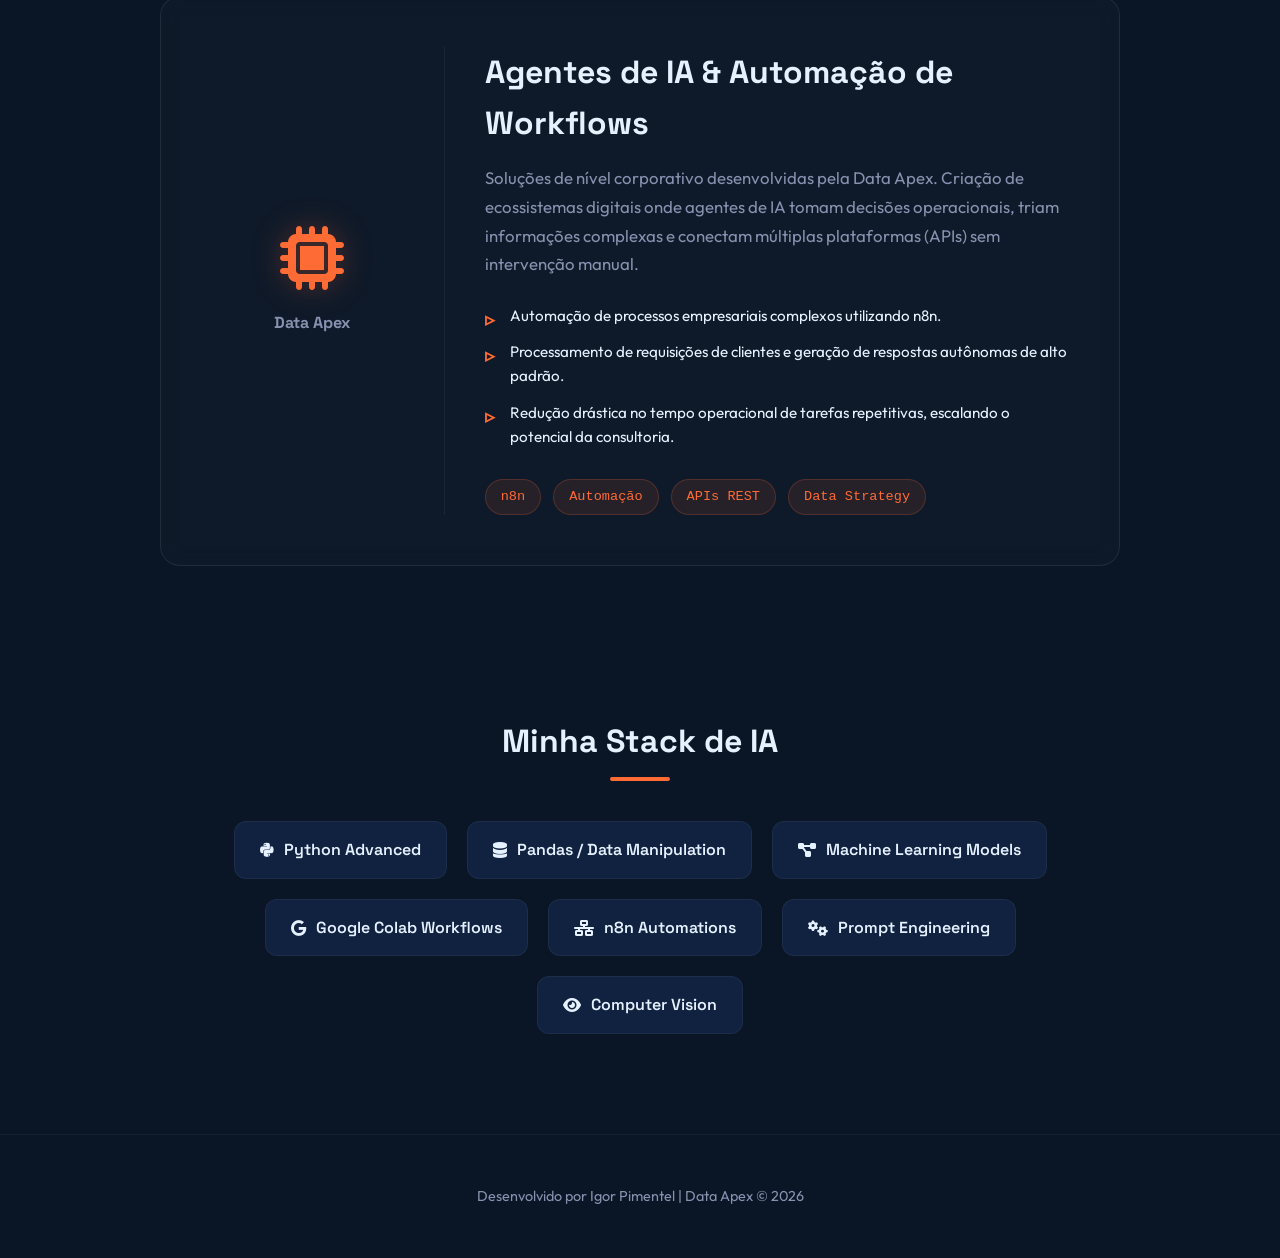
<file: projeto_ia/index.html>
<!DOCTYPE html>
<html lang="pt-br">

<head>
    <meta charset="UTF-8">
    <meta name="viewport" content="width=device-width, initial-scale=1.0">
    <title>Inteligência Artificial | Igor Pimentel</title>
    <link rel="preconnect" href="https://fonts.googleapis.com">
    <link rel="preconnect" href="https://fonts.gstatic.com" crossorigin>
    <link
        href="https://fonts.googleapis.com/css2?family=Outfit:wght@300;400;700&family=Space+Grotesk:wght@400;600;700&display=swap"
        rel="stylesheet">
    <link rel="stylesheet" href="https://cdnjs.cloudflare.com/ajax/libs/font-awesome/6.4.0/css/all.min.css">
    <link rel="icon" href="../IMAGE/logo_transparente1.png?v=2" type="image/png">


    <style>
        /* =========================================
           VARIAVEIS E RESET (DESIGN SYSTEM)
           ========================================= */
        :root {
            --bg-dark: #0a1525;
            --bg-card: #112240;
            --primary-blue: #1d3557;
            --accent-orange: #ff6b35;
            --accent-glow: rgba(255, 107, 53, 0.4);
            --text-main: #e6f1ff;
            --text-secondary: #8892b0;
            --font-display: 'Space Grotesk', sans-serif;
            --font-body: 'Outfit', sans-serif;
            --transition: all 0.3s cubic-bezier(0.645, 0.045, 0.355, 1);
        }

        * {
            margin: 0;
            padding: 0;
            box-sizing: border-box;
        }

        html {
            scroll-behavior: smooth;
        }

        body {
            background-color: var(--bg-dark);
            color: var(--text-main);
            font-family: var(--font-body);
            line-height: 1.6;
            overflow-x: hidden;
            position: relative;
        }

        /* Elementos de fundo decorativos */
        body::before,
        body::after {
            content: '';
            position: fixed;
            width: 400px;
            height: 400px;
            border-radius: 50%;
            filter: blur(100px);
            z-index: -1;
            opacity: 0.15;
            animation: floatBackground 20s infinite alternate;
        }

        body::before {
            background: var(--primary-blue);
            top: -100px;
            left: -100px;
        }

        body::after {
            background: var(--accent-orange);
            bottom: -100px;
            right: -100px;
            animation-delay: -10s;
        }

        @keyframes floatBackground {
            0% {
                transform: translate(0, 0);
            }

            100% {
                transform: translate(50px, 50px);
            }
        }

        .container {
            max-width: 1000px;
            margin: 0 auto;
            padding: 0 20px;
        }

        /* Classes de Animação de Scroll */
        .reveal {
            opacity: 0;
            transform: translateY(40px);
            transition: all 0.8s ease-out;
        }

        .reveal.active {
            opacity: 1;
            transform: translateY(0);
        }

        /* =========================================
           NAVBAR
           ========================================= */
        nav {
            display: flex;
            justify-content: space-between;
            align-items: center;
            padding: 20px 0;
            position: fixed;
            width: 100%;
            top: 0;
            z-index: 100;
            backdrop-filter: blur(10px);
            background: rgba(10, 21, 37, 0.8);
            border-bottom: 1px solid rgba(255, 255, 255, 0.05);
        }

        .nav-links {
            display: flex;
            align-items: center;
            gap: 20px;
        }

        .back-btn {
            color: var(--text-secondary);
            text-decoration: none;
            font-size: 1rem;
            transition: var(--transition);
            display: flex;
            align-items: center;
            gap: 8px;
            padding-left: 20px;
        }

        .back-btn:hover {
            color: var(--accent-orange);
            transform: translateX(-5px);
        }

        .logo {
            font-family: var(--font-display);
            font-weight: 700;
            font-size: 1.5rem;
            color: var(--text-main);
        }

        .logo span {
            color: var(--accent-orange);
        }

        /* =========================================
           HEADER DA PÁGINA
           ========================================= */
        .page-header {
            padding: 150px 0 50px 0;
            text-align: center;
        }

        .page-header h1 {
            font-family: var(--font-display);
            font-size: clamp(2rem, 5vw, 4rem);
            font-weight: 700;
            margin-bottom: 15px;
            line-height: 1.1;
        }

        .page-header h1 .highlight {
            color: var(--accent-orange);
        }

        .page-header p {
            color: var(--text-secondary);
            font-size: 1.2rem;
            max-width: 700px;
            margin: 0 auto;
            padding: 0 50px;
        }

        /* =========================================
           PROJETOS DETALHADOS (Estilo Case Study)
           ========================================= */
        .projects-section {
            padding: 50px 0;
        }

        .detailed-card {
            background: rgba(255, 255, 255, 0.02);
            backdrop-filter: blur(10px);
            -webkit-backdrop-filter: blur(10px);
            border: 1px solid rgba(255, 255, 255, 0.08);
            border-radius: 20px;
            padding: 50px;
            margin-bottom: 40px;
            transition: var(--transition);
            display: grid;
            grid-template-columns: 1fr 2.5fr;
            gap: 40px;
            position: relative;
            overflow: hidden;
        }

        .detailed-card:hover {
            border-color: rgba(255, 107, 53, 0.5);
            box-shadow: 0 10px 40px rgba(0, 0, 0, 0.4);
            transform: translateY(-5px);
        }

        /* Efeito de brilho sutil no canto do card */
        .detailed-card::before {
            content: '';
            position: absolute;
            top: 0;
            left: 0;
            width: 150px;
            height: 150px;
            background: radial-gradient(circle, var(--accent-glow) 0%, transparent 70%);
            opacity: 0;
            transition: var(--transition);
        }

        .detailed-card:hover::before {
            opacity: 1;
        }

        .card-icon-area {
            display: flex;
            flex-direction: column;
            align-items: center;
            justify-content: center;
            text-align: center;
            border-right: 1px solid rgba(255, 255, 255, 0.05);
            padding-right: 30px;
        }

        .ai-icon {
            font-size: 4rem;
            margin-bottom: 20px;
            color: var(--accent-orange);
            filter: drop-shadow(0 0 15px rgba(255, 107, 53, 0.3));
        }

        .project-content h3 {
            font-family: var(--font-display);
            font-size: 2rem;
            margin-bottom: 15px;
            color: var(--text-main);
        }

        .project-description {
            font-size: 1.05rem;
            color: var(--text-secondary);
            margin-bottom: 25px;
            line-height: 1.7;
        }

        .feature-list {
            list-style: none;
            margin-bottom: 30px;
        }

        .feature-list li {
            position: relative;
            padding-left: 25px;
            margin-bottom: 12px;
            color: var(--text-main);
            font-size: 0.95rem;
        }

        .feature-list li::before {
            content: '▹';
            position: absolute;
            left: 0;
            color: var(--accent-orange);
            font-weight: bold;
            font-size: 1.2rem;
        }

        .tech-stack {
            display: flex;
            gap: 12px;
            font-size: 0.85rem;
            font-family: monospace;
            flex-wrap: wrap;
        }

        .tech-stack span {
            background: rgba(255, 107, 53, 0.1);
            color: var(--accent-orange);
            padding: 6px 15px;
            border-radius: 30px;
            border: 1px solid rgba(255, 107, 53, 0.2);
            transition: var(--transition);
        }

        .tech-stack span:hover {
            background: var(--accent-orange);
            color: var(--bg-dark);
        }

        /* =========================================
           SEÇÃO DE STACK / COMPETÊNCIAS
           ========================================= */
        .skills-section {
            padding: 60px 0 100px 0;
            text-align: center;
        }

        .section-title {
            font-family: var(--font-display);
            font-size: 2rem;
            margin-bottom: 40px;
            position: relative;
            display: inline-block;
        }

        .section-title::after {
            content: '';
            display: block;
            width: 60px;
            height: 4px;
            background: var(--accent-orange);
            margin: 10px auto 0;
            border-radius: 2px;
        }

        .skills-grid {
            display: flex;
            justify-content: center;
            gap: 20px;
            flex-wrap: wrap;
        }

        .skill-badge {
            background: var(--bg-card);
            padding: 15px 25px;
            border-radius: 12px;
            border: 1px solid rgba(255, 255, 255, 0.05);
            font-family: var(--font-display);
            font-weight: 600;
            display: flex;
            align-items: center;
            gap: 10px;
            transition: var(--transition);
        }

        .skill-badge:hover {
            border-color: var(--accent-orange);
            transform: translateY(-3px);
            color: var(--accent-orange);
        }

        /* Responsividade */
        @media (max-width: 768px) {
            .detailed-card {
                grid-template-columns: 1fr;
                padding: 30px;
                gap: 20px;
            }

            .card-icon-area {
                border-right: none;
                border-bottom: 1px solid rgba(255, 255, 255, 0.05);
                padding-right: 0;
                padding-bottom: 20px;
            }
        }

        /* =========================================
           FOOTER & CANVAS
           ========================================= */
        footer {
            text-align: center;
            padding: 50px 0;
            border-top: 1px solid rgba(255, 255, 255, 0.05);
            font-size: 0.9rem;
            color: var(--text-secondary);
        }

        #click-canvas {
            position: fixed;
            top: 0;
            left: 0;
            width: 100%;
            height: 100%;
            z-index: 9999;
            pointer-events: none;
        }

        /* =========================================
           NAVBAR
           ========================================= */
        nav {
            display: flex;
            justify-content: space-between;
            align-items: center;
            padding: 20px 0;
            position: fixed;
            width: 100%;
            top: 0;
            z-index: 1000;
            backdrop-filter: blur(10px);
            background: rgba(10, 21, 37, 0.8);
            border-bottom: 1px solid rgba(255, 255, 255, 0.05);
        }

        .logo {
            font-family: var(--font-display);
            font-weight: 700;
            font-size: 1.5rem;
            color: var(--text-main);
            padding-left: 20px;
            text-decoration: none;
        }

        .logo span {
            color: var(--accent-orange);
        }

        .nav-icons {
            padding-right: 20px;
            display: flex;
            gap: 25px;
            align-items: center;
        }

        .nav-icons a {
            color: var(--text-main);
            text-decoration: none;
            font-size: 1.2rem;
            transition: var(--transition);
        }

        .nav-icons a:hover {
            color: var(--accent-orange);
            transform: translateY(-2px);
        }

        /* =========================================
   Estilos do Dropdown de Navegação
   ========================================= */

        .dropdown {
            position: relative;
            display: inline-block;
        }

        .dropbtn {
            background-color: transparent;
            color: var(--text-main, #ffffff);
            font-family: inherit;
            font-size: 1rem;
            font-weight: 500;
            border: none;
            cursor: pointer;
            padding: 10px 15px;
            border-radius: 8px;
            display: flex;
            align-items: center;
            transition: background-color 0.3s ease;
        }

        /* Efeito sutil ao passar o mouse no botão principal */
        .dropbtn:hover {
            background-color: rgba(255, 255, 255, 0.05);
        }

        /* Gira a setinha ao fazer o hover no menu */
        .dropdown:hover .dropbtn i.fa-chevron-down {
            transform: rotate(180deg);
        }

        /* Caixa do menu suspenso */
        .dropdown-content {
            visibility: hidden;
            opacity: 0;
            position: absolute;
            top: 100%;
            left: 50%;
            transform: translateX(-50%) translateY(15px);
            /* Começa um pouco para baixo para o efeito de entrada */
            background-color: #1a1a1a;
            /* Altere para a cor de fundo do seu site/card */
            min-width: 250px;
            box-shadow: 0px 10px 30px rgba(0, 0, 0, 0.5);
            border-radius: 12px;
            padding: 10px 0;
            z-index: 1000;
            border: 1px solid rgba(255, 255, 255, 0.1);
            right: 0;
            transform: translateY(15px);

            /* Animação suave */
            transition: all 0.3s cubic-bezier(0.25, 0.46, 0.45, 0.94);
        }

        /* Faz o menu aparecer ao passar o mouse na div pai */
        .dropdown:hover .dropdown-content {
            visibility: visible;
            opacity: 1;
            transform: translateY(5px);
        }

        /* Estilo dos links dentro do menu */
        .dropdown-content a {
            color: var(--text-main, #cccccc);
            padding: 12px 20px;
            text-decoration: none;
            display: flex;
            align-items: center;
            gap: 12px;
            font-size: 0.95rem;
            transition: all 0.2s ease;
        }

        .dropdown-content a i {
            color: #888888;
            width: 20px;
            text-align: center;
            transition: color 0.2s ease;
        }

        /* Efeito ao passar o mouse nos itens do menu */
        .dropdown-content a:hover {
            background-color: rgba(255, 255, 255, 0.08);
            color: #ffffff;
            padding-left: 25px;
            /* Leve deslocamento para a direita no hover */
        }

        .dropdown-content a:hover i {
            color: #ffffff;
            /* O ícone acende acompanhando o texto */
        }

        /* =========================================
   Ajuste do Dropdown para Celulares
   ========================================= */
        @media (max-width: 768px) {
            .dropdown-content {
                /* Muda a posição para fixa na tela, ignorando o botão */
                position: fixed;
                top: 70px;
                /* Ajuste este valor de acordo com a altura do seu <nav> */
                left: 5%;
                right: auto;
                width: 90%;
                /* Faz o menu ocupar quase toda a largura da tela */
                min-width: auto;
                transform: translateY(15px);
            }

            /* Garante que a animação funcione corretamente no celular ao tocar */
            .dropdown:hover .dropdown-content,
            .dropdown:focus-within .dropdown-content {
                transform: translateY(0);
            }
        }
    </style>
</head>

<body>

    <nav>
        <div class="container" style="display: flex; justify-content: space-between; align-items: center; width: 100%;">

            <a href="../index.html" class="logo">IGOR<span>.</span></a>

            <div style="display: flex; align-items: center; gap: 20px; padding-right: 20px;">

                <div class="dropdown">
                    <button class="dropbtn">
                        Projetos <i class="fa-solid fa-chevron-down"
                            style="font-size: 0.8em; margin-left: 5px; transition: transform 0.3s;"></i>
                    </button>
                    <div class="dropdown-content">
                        <a href="../automacao_python/index.html"><i class="fa-regular fa-folder-open"></i> Automação
                            Python</a>
                        <a href="../treinamentos_workspace/index.html"><i class="fa-solid fa-layer-group"></i>
                            Treinamentos</a>
                        <a href="../dashboard_interativos/index.html"><i class="fa-solid fa-chart-line"></i>
                            Dashboards</a>
                        <a href="../projeto_web/"><i class="fa-solid fa-laptop-code"></i> Web Dev</a>
                        <a href="../projeto_apps/"><i class="fa-solid fa-mobile-screen-button"></i> Criador de APPs</a>
                        <a href="../projeto_ia/"><i class="fa-solid fa-robot"></i> Inteligência Artificial</a>
                    </div>
                </div>

                <a href="mailto:dataapex25@gmail.com"
                    style="color: var(--text-main); text-decoration: none; font-size: 1.2rem;">
                    <i class="fa-regular fa-envelope"></i>
                </a>

            </div>
        </div>
    </nav>

    <header class="page-header container reveal active">
        <h1>Laboratório de <span class="highlight">I.A.</span></h1>
        <p>Projetos reais, modelos construídos do zero e automações inteligentes. Descubra como transformo algoritmos e
            dados brutos em decisões precisas e ambientes mais seguros.</p>
    </header>

    <section class="projects-section">
        <div class="container">

            <div class="detailed-card reveal">
                <div class="card-icon-area">
                    <i class="fa-solid fa-brain ai-icon"></i>
                    <h4 style="color: var(--text-secondary); font-family: var(--font-display);">Research & Dev</h4>
                </div>
                <div class="project-content">
                    <h3>IA Generativa Construída do Zero</h3>
                    <p class="project-description">
                        Em vez de apenas consumir APIs prontas, este projeto foca na engenharia reversa e construção da
                        base da Inteligência Artificial. Utilizando Python e o ambiente de processamento do Google
                        Colab, desenvolvo arquiteturas de modelos generativos a partir dos tensores fundamentais.
                    </p>
                    <ul class="feature-list">
                        <li>Construção passo a passo de redes neurais e processamento de linguagem natural (NLP).</li>
                        <li>Manipulação intensiva de dados e otimização de pesos estruturais.</li>
                        <li>Entendimento profundo dos mecanismos de "Attention" (Atenção) que movem as LLMs modernas.
                        </li>
                    </ul>
                    <div class="tech-stack">
                        <span>Python</span>
                        <span>Google Colab</span>
                        <span>Machine Learning</span>
                        <span>LLM Architecture</span>
                    </div>
                </div>
            </div>

            <div class="detailed-card reveal">
                <div class="card-icon-area">
                    <i class="fa-solid fa-helmet-safety ai-icon"></i>
                    <h4 style="color: var(--text-secondary); font-family: var(--font-display);">Safety Tech</h4>
                </div>
                <div class="project-content">
                    <h3>Visão Computacional para Segurança (TST)</h3>
                    <p class="project-description">
                        Unindo a vivência técnica como Instrutor de Brigada e TST ao poder dos dados. Este sistema
                        utiliza modelos de visão computacional para monitorar ambientes de risco em tempo real,
                        identificando anomalias e prevenindo acidentes antes que aconteçam.
                    </p>
                    <ul class="feature-list">
                        <li>Treinamento de IA para detecção automática de ausência de EPIs em áreas industriais.</li>
                        <li>Análise preditiva de zonas de calor e cruzamento de rotas de risco.</li>
                        <li>Geração de alertas instantâneos, eliminando a dependência exclusiva da supervisão visual
                            humana.</li>
                    </ul>
                    <div class="tech-stack">
                        <span>Computer Vision</span>
                        <span>Python</span>
                        <span>Pandas</span>
                        <span>YOLOv8</span>
                    </div>
                </div>
            </div>

            <div class="detailed-card reveal">
                <div class="card-icon-area">
                    <i class="fa-solid fa-microchip ai-icon"></i>
                    <h4 style="color: var(--text-secondary); font-family: var(--font-display);">Data Apex</h4>
                </div>
                <div class="project-content">
                    <h3>Agentes de IA & Automação de Workflows</h3>
                    <p class="project-description">
                        Soluções de nível corporativo desenvolvidas pela Data Apex. Criação de ecossistemas digitais
                        onde agentes de IA tomam decisões operacionais, triam informações complexas e conectam múltiplas
                        plataformas (APIs) sem intervenção manual.
                    </p>
                    <ul class="feature-list">
                        <li>Automação de processos empresariais complexos utilizando n8n.</li>
                        <li>Processamento de requisições de clientes e geração de respostas autônomas de alto padrão.
                        </li>
                        <li>Redução drástica no tempo operacional de tarefas repetitivas, escalando o potencial da
                            consultoria.</li>
                    </ul>
                    <div class="tech-stack">
                        <span>n8n</span>
                        <span>Automação</span>
                        <span>APIs REST</span>
                        <span>Data Strategy</span>
                    </div>
                </div>
            </div>

        </div>
    </section>

    <section class="skills-section reveal">
        <div class="container">
            <h2 class="section-title">Minha Stack de IA</h2>
            <div class="skills-grid">
                <div class="skill-badge"><i class="fa-brands fa-python"></i> Python Advanced</div>
                <div class="skill-badge"><i class="fa-solid fa-database"></i> Pandas / Data Manipulation</div>
                <div class="skill-badge"><i class="fa-solid fa-diagram-project"></i> Machine Learning Models</div>
                <div class="skill-badge"><i class="fa-brands fa-google"></i> Google Colab Workflows</div>
                <div class="skill-badge"><i class="fa-solid fa-network-wired"></i> n8n Automations</div>
                <div class="skill-badge"><i class="fa-solid fa-gears"></i> Prompt Engineering</div>
                <div class="skill-badge"><i class="fa-solid fa-eye"></i> Computer Vision</div>
            </div>
        </div>
    </section>

    <footer>
        <div class="container">
            <p>Desenvolvido por Igor Pimentel | Data Apex &copy; 2026</p>
        </div>
    </footer>

    <canvas id="click-canvas"></canvas>

    <script>
        // === Scroll Reveal Animation ===
        const revealElements = document.querySelectorAll('.reveal');
        const revealObserver = new IntersectionObserver((entries, observer) => {
            entries.forEach(entry => {
                if (entry.isIntersecting) {
                    entry.target.classList.add('active');
                    observer.unobserve(entry.target);
                }
            });
        }, { threshold: 0.15, rootMargin: "0px 0px -50px 0px" });

        revealElements.forEach(element => revealObserver.observe(element));

        // === Efeito de Shockwave e Faíscas no Clique ===
        const canvas = document.getElementById('click-canvas');
        const ctx = canvas.getContext('2d');
        let width, height;

        let particles = [];
        let shockwaves = [];

        function resize() {
            width = canvas.width = window.innerWidth;
            height = canvas.height = window.innerHeight;
        }
        window.addEventListener('resize', resize);
        resize();

        class Shockwave {
            constructor(x, y) {
                this.x = x; this.y = y; this.radius = 0;
                this.maxRadius = 100 + Math.random() * 50;
                this.opacity = 1; this.speed = 4 + Math.random() * 2;
                this.thickness = 5;
            }
            update() {
                this.radius += this.speed;
                this.opacity -= 0.02;
                this.thickness *= 0.95;
            }
            draw() {
                if (this.opacity <= 0) return;
                ctx.save(); ctx.beginPath();
                ctx.arc(this.x, this.y, this.radius, 0, Math.PI * 2);
                ctx.strokeStyle = `rgba(255, 107, 53, ${this.opacity})`;
                ctx.lineWidth = this.thickness;
                ctx.shadowBlur = 15; ctx.shadowColor = '#ff6b35';
                ctx.stroke(); ctx.restore();
            }
        }

        class Spark {
            constructor(x, y) {
                this.x = x; this.y = y;
                const angle = Math.random() * Math.PI * 2;
                const velocity = Math.random() * 8 + 3;
                this.vx = Math.cos(angle) * velocity;
                this.vy = Math.sin(angle) * velocity;
                this.size = Math.random() * 3 + 1;
                this.life = 1;
                this.decay = Math.random() * 0.02 + 0.01;
                const colors = ['#ff6b35', '#ff9e7d', '#ffffff'];
                this.color = colors[Math.floor(Math.random() * colors.length)];
            }
            update() {
                this.vx *= 0.92; this.vy *= 0.92; this.vy += 0.1;
                this.x += this.vx; this.y += this.vy;
                this.life -= this.decay; this.size *= 0.95;
            }
            draw() {
                if (this.life <= 0) return;
                ctx.save(); ctx.beginPath();
                ctx.arc(this.x, this.y, this.size, 0, Math.PI * 2);
                ctx.fillStyle = this.color; ctx.globalAlpha = this.life;
                ctx.shadowBlur = 10; ctx.shadowColor = this.color;
                ctx.fill(); ctx.restore();
            }
        }

        window.addEventListener('mousedown', (e) => {
            shockwaves.push(new Shockwave(e.clientX, e.clientY));
            const sparkCount = Math.floor(Math.random() * 10) + 15;
            for (let i = 0; i < sparkCount; i++) {
                particles.push(new Spark(e.clientX, e.clientY));
            }
        });

        function animate() {
            ctx.clearRect(0, 0, width, height);
            for (let i = shockwaves.length - 1; i >= 0; i--) {
                shockwaves[i].update(); shockwaves[i].draw();
                if (shockwaves[i].opacity <= 0) shockwaves.splice(i, 1);
            }
            for (let i = particles.length - 1; i >= 0; i--) {
                particles[i].update(); particles[i].draw();
                if (particles[i].life <= 0) particles.splice(i, 1);
            }
            requestAnimationFrame(animate);
        }
        animate();
    </script>
</body>

</html>
</file>
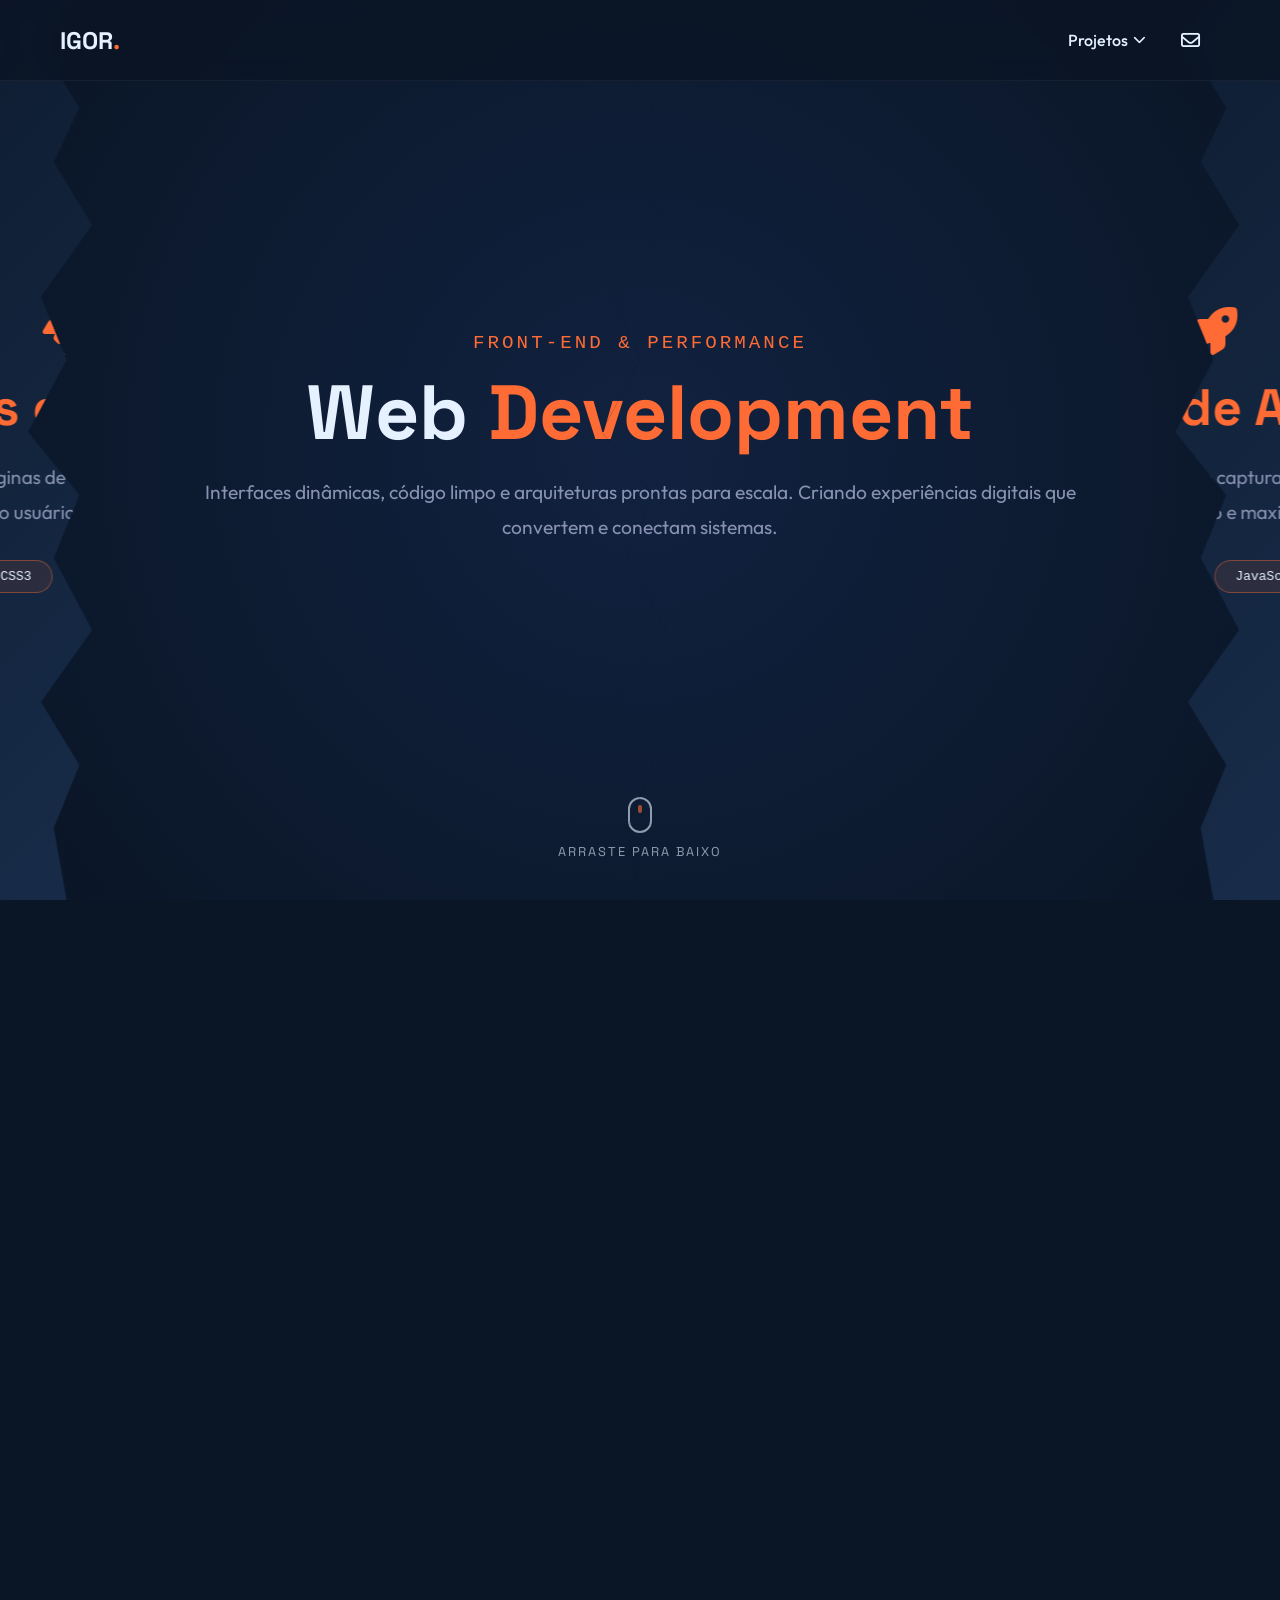
<file: projeto_web/index.html>
<!DOCTYPE html>
<html lang="pt-br">

<head>
    <meta charset="UTF-8">
    <meta name="viewport" content="width=device-width, initial-scale=1.0">
    <title>Igor Pimentel | Web Development</title>
    <link rel="preconnect" href="https://fonts.googleapis.com">
    <link rel="preconnect" href="https://fonts.gstatic.com" crossorigin>
    <link
        href="https://fonts.googleapis.com/css2?family=Outfit:wght@300;400;700&family=Space+Grotesk:wght@400;600;700&display=swap"
        rel="stylesheet">
    <link rel="stylesheet" href="https://cdnjs.cloudflare.com/ajax/libs/font-awesome/6.4.0/css/all.min.css">
    <link rel="icon" href="../IMAGE/logo_transparente1.png?v=2" type="image/png">

    <style>
        /* =========================================
           VARIAVEIS E RESET
           ========================================= */
        :root {
            --bg-dark: #0a1525;
            --bg-card: #112240;
            --primary-blue: #1d3557;
            --accent-orange: #ff6b35;
            --text-main: #e6f1ff;
            --text-secondary: #8892b0;
            --font-display: 'Space Grotesk', sans-serif;
            --font-body: 'Outfit', sans-serif;
        }

        * {
            margin: 0;
            padding: 0;
            box-sizing: border-box;
        }

        /* Oculta a barra de rolagem visualmente, mas o scroll continua existindo */
        body {
            background-color: var(--bg-dark);
            color: var(--text-main);
            font-family: var(--font-body);
            overflow-x: hidden;
        }

        ::-webkit-scrollbar {
            display: none;
        }

        /* =========================================
           NAVBAR
           ========================================= */
        nav {
            padding: 20px 0;
            position: fixed;
            width: 100%;
            top: 0;
            z-index: 1000;
            backdrop-filter: blur(10px);
            background: rgba(10, 21, 37, 0.8);
            border-bottom: 1px solid rgba(255, 255, 255, 0.05);
        }

        .logo {
            font-family: var(--font-display);
            font-weight: 700;
            font-size: 1.5rem;
            color: var(--text-main);
            text-decoration: none;
        }

        .nav-container {
            display: flex;
            justify-content: space-between;
            align-items: center;
            width: 90%;
            /* Cria um respiro nas laterais em telas menores */
            max-width: 1200px;
            /* Trava o tamanho máximo em monitores grandes */
            margin: 0 auto;
            /* Centraliza a barra perfeitamente */
        }

        .logo span {
            color: var(--accent-orange);
        }

        .nav-icons {
            padding-right: 20px;
            display: flex;
            gap: 25px;
            align-items: center;
        }

        .nav-icons a {
            color: var(--text-main);
            text-decoration: none;
            font-size: 1.2rem;
            transition: var(--transition);
        }

        .nav-icons a:hover {
            color: var(--accent-orange);
            transform: translateY(-2px);
        }

        /* =========================================
           LÓGICA DO "RASGO" FLUIDO
           ========================================= */
        #slider-container {
            position: fixed;
            /* Fica travado na tela */
            top: 0;
            left: 0;
            width: 100vw;
            height: 100vh;
            pointer-events: none;
            /* Deixa o scroll passar pro body */
        }

        .slide {
            position: absolute;
            top: 0;
            left: 0;
            width: 100vw;
            height: 100vh;
        }

        .half {
            position: absolute;
            top: 0;
            left: 0;
            width: 100vw;
            height: 100vh;
            overflow: hidden;
            background-color: var(--bg-dark);
            /* Sombra no centro do rasgo */
            filter: drop-shadow(0 0 20px rgba(0, 0, 0, 0.8));
            /* Note que removemos o transition! O JS fará a animação frame a frame */
            will-change: transform;
        }

        /* O Clip-Path em zigue-zague */
        .left-half {
            clip-path: polygon(0 0, 50% 0, 48% 5%, 51% 12%, 49% 18%, 52% 25%, 48% 33%, 50% 40%, 47% 48%, 51% 55%, 49% 62%, 52% 70%, 48% 78%, 51% 85%, 49% 92%, 50% 100%, 0 100%);
        }

        .right-half {
            clip-path: polygon(100% 0, 100% 100%, 50% 100%, 49% 92%, 51% 85%, 48% 78%, 52% 70%, 49% 62%, 51% 55%, 47% 48%, 50% 40%, 48% 33%, 52% 25%, 49% 18%, 51% 12%, 48% 5%, 50% 0);
        }

        /* =========================================
           CONTEÚDO INTERNO DAS TELAS
           ========================================= */
        .content-wrapper {
            position: absolute;
            top: 0;
            left: 0;
            width: 100vw;
            height: 100vh;
            display: flex;
            align-items: center;
            justify-content: center;
            padding: 0 5%;
            pointer-events: auto;
            /* Reativa o clique nos botões/links do conteúdo */
        }

        /* Fundos diferentes para cada slide */
        .slide[data-index="0"] .half {
            background: radial-gradient(circle at center, #112240 0%, #0a1525 100%);
        }

        .slide[data-index="1"] .half {
            background: linear-gradient(135deg, #0a1525 0%, #1d3557 100%);
        }

        .slide[data-index="2"] .half {
            background: radial-gradient(circle at top right, #1d3557 0%, #0a1525 80%);
        }

        .slide[data-index="3"] .half {
            background: linear-gradient(to bottom, #112240 0%, #0a1525 100%);
        }

        .slide-content-inner {
            max-width: 900px;
            text-align: center;
        }

        h1 {
            font-family: var(--font-display);
            font-size: clamp(3rem, 6vw, 5rem);
            margin-bottom: 20px;
            line-height: 1.1;
        }

        h1 span {
            color: var(--accent-orange);
        }

        h2 {
            font-family: var(--font-display);
            font-size: clamp(2rem, 4vw, 3.5rem);
            margin-bottom: 20px;
            color: var(--accent-orange);
        }

        p {
            font-size: 1.2rem;
            color: var(--text-secondary);
            margin-bottom: 30px;
            line-height: 1.8;
        }

        .tech-badges {
            display: flex;
            gap: 15px;
            justify-content: center;
            flex-wrap: wrap;
        }

        .badge {
            padding: 8px 20px;
            border: 1px solid rgba(255, 107, 53, 0.4);
            border-radius: 30px;
            font-family: monospace;
            color: var(--text-main);
            background: rgba(255, 107, 53, 0.1);
        }

        /* Indicador de scroll (Mouse) */
        .scroll-indicator {
            position: absolute;
            bottom: 40px;
            left: 50%;
            transform: translateX(-50%);
            display: flex;
            flex-direction: column;
            align-items: center;
            opacity: 0.6;
            animation: bounce 2s infinite;
        }

        .mouse-icon {
            width: 24px;
            height: 36px;
            border: 2px solid var(--text-main);
            border-radius: 12px;
            position: relative;
        }

        .mouse-wheel {
            width: 4px;
            height: 8px;
            background: var(--accent-orange);
            border-radius: 2px;
            position: absolute;
            top: 6px;
            left: 50%;
            transform: translateX(-50%);
            animation: scroll 1.5s infinite;
        }

        .scroll-text {
            font-size: 0.8rem;
            margin-top: 10px;
            letter-spacing: 2px;
            font-family: var(--font-display);
        }

        @keyframes bounce {

            0%,
            20%,
            50%,
            80%,
            100% {
                transform: translateY(0) translateX(-50%);
            }

            40% {
                transform: translateY(-10px) translateX(-50%);
            }

            60% {
                transform: translateY(-5px) translateX(-50%);
            }
        }

        @keyframes scroll {
            0% {
                top: 6px;
                opacity: 1;
            }

            100% {
                top: 18px;
                opacity: 0;
            }
        }

        /* Paginação lateral */
        .pagination {
            position: fixed;
            right: 30px;
            top: 50%;
            transform: translateY(-50%);
            display: flex;
            flex-direction: column;
            gap: 15px;
            z-index: 1000;
        }

        /* =========================================
   Estilos do Dropdown de Navegação
   ========================================= */

        .dropdown {
            position: relative;
            display: inline-block;
        }

        .dropbtn {
            background-color: transparent;
            color: var(--text-main, #ffffff);
            font-family: inherit;
            font-size: 1rem;
            font-weight: 500;
            border: none;
            cursor: pointer;
            padding: 10px 15px;
            border-radius: 8px;
            display: flex;
            align-items: center;
            transition: background-color 0.3s ease;
        }

        /* Efeito sutil ao passar o mouse no botão principal */
        .dropbtn:hover {
            background-color: rgba(255, 255, 255, 0.05);
        }

        /* Gira a setinha ao fazer o hover no menu */
        .dropdown:hover .dropbtn i.fa-chevron-down {
            transform: rotate(180deg);
        }

        /* Caixa do menu suspenso */
        .dropdown-content {
            visibility: hidden;
            opacity: 0;
            position: absolute;
            top: 100%;
            left: 50%;
            transform: translateX(-50%) translateY(15px);
            /* Começa um pouco para baixo para o efeito de entrada */
            background-color: #1a1a1a;
            /* Altere para a cor de fundo do seu site/card */
            min-width: 250px;
            box-shadow: 0px 10px 30px rgba(0, 0, 0, 0.5);
            border-radius: 12px;
            padding: 10px 0;
            z-index: 1000;
            border: 1px solid rgba(255, 255, 255, 0.1);
            right: 0;
            transform: translateY(15px);

            /* Animação suave */
            transition: all 0.3s cubic-bezier(0.25, 0.46, 0.45, 0.94);
        }

        /* Faz o menu aparecer ao passar o mouse na div pai */
        .dropdown:hover .dropdown-content {
            visibility: visible;
            opacity: 1;
            transform: translateY(5px);
        }

        /* Estilo dos links dentro do menu */
        .dropdown-content a {
            color: var(--text-main, #cccccc);
            padding: 12px 20px;
            text-decoration: none;
            display: flex;
            align-items: center;
            gap: 12px;
            font-size: 0.95rem;
            transition: all 0.2s ease;
        }

        .dropdown-content a i {
            color: #888888;
            width: 20px;
            text-align: center;
            transition: color 0.2s ease;
        }

        /* Efeito ao passar o mouse nos itens do menu */
        .dropdown-content a:hover {
            background-color: rgba(255, 255, 255, 0.08);
            color: #ffffff;
            padding-left: 25px;
            /* Leve deslocamento para a direita no hover */
        }

        .dropdown-content a:hover i {
            color: #ffffff;
            /* O ícone acende acompanhando o texto */
        }

        /* =========================================
   Ajuste do Dropdown para Celulares
   ========================================= */
        @media (max-width: 768px) {
            .dropdown-content {
                /* Muda a posição para fixa na tela, ignorando o botão */
                position: fixed;
                top: 70px;
                /* Ajuste este valor de acordo com a altura do seu <nav> */
                left: 5%;
                right: auto;
                width: 90%;
                /* Faz o menu ocupar quase toda a largura da tela */
                min-width: auto;
                transform: translateY(15px);
            }

            /* Garante que a animação funcione corretamente no celular ao tocar */
            .dropdown:hover .dropdown-content,
            .dropdown:focus-within .dropdown-content {
                transform: translateY(0);
            }
        }

        .container {
            max-width: 1200px;
            margin: 0 auto;
            padding: 0 20px;
        }
    </style>
</head>

<body>

    <nav>
        <div class="container" style="display: flex; justify-content: space-between; align-items: center; width: 100%;">

            <a href="../index.html" class="logo">IGOR<span>.</span></a>

            <div style="display: flex; align-items: center; gap: 20px; padding-right: 20px;">

                <div class="dropdown">
                    <button class="dropbtn">
                        Projetos <i class="fa-solid fa-chevron-down"
                            style="font-size: 0.8em; margin-left: 5px; transition: transform 0.3s;"></i>
                    </button>
                    <div class="dropdown-content">
                        <a href="../automacao_python/index.html"><i class="fa-regular fa-folder-open"></i> Automação
                            Python</a>
                        <a href="../treinamentos_workspace/index.html"><i class="fa-solid fa-layer-group"></i>
                            Treinamentos</a>
                        <a href="../dashboard_interativos/index.html"><i class="fa-solid fa-chart-line"></i>
                            Dashboards</a>
                        <a href="../projeto_web/"><i class="fa-solid fa-laptop-code"></i> Web Dev</a>
                        <a href="../projeto_apps/"><i class="fa-solid fa-mobile-screen-button"></i> Criador de APPs</a>
                        <a href="../projeto_ia/"><i class="fa-solid fa-robot"></i> Inteligência Artificial</a>
                    </div>
                </div>

                <a href="mailto:dataapex25@gmail.com"
                    style="color: var(--text-main); text-decoration: none; font-size: 1.2rem;">
                    <i class="fa-regular fa-envelope"></i>
                </a>

            </div>
        </div>
    </nav>

    <div id="slider-container">

        <div class="slide" data-index="0">
            <template class="slide-content">
                <div class="slide-content-inner">
                    <p
                        style="color: var(--accent-orange); font-family: monospace; font-size: 1.2rem; letter-spacing: 3px; margin-bottom: 10px;">
                        FRONT-END & PERFORMANCE</p>
                    <h1>Web <span>Development</span></h1>
                    <p>Interfaces dinâmicas, código limpo e arquiteturas prontas para escala. Criando experiências
                        digitais que convertem e conectam sistemas.</p>

                    <div class="scroll-indicator">
                        <div class="mouse-icon">
                            <div class="mouse-wheel"></div>
                        </div>
                        <span class="scroll-text">ARRASTE PARA BAIXO</span>
                    </div>
                </div>
            </template>
        </div>

        <div class="slide" data-index="1">
            <template class="slide-content">
                <div class="slide-content-inner">
                    <i class="fa-solid fa-rocket"
                        style="font-size: 3rem; color: var(--accent-orange); margin-bottom: 20px;"></i>
                    <h2>Landing Pages de Alta Conversão</h2>
                    <p>Desenvolvimento de sites institucionais e páginas de captura desenhadas estruturalmente para
                        carregar rápido, reter a atenção do usuário e maximizar captação de leads.</p>
                    <div class="tech-badges">
                        <span class="badge">HTML5</span>
                        <span class="badge">CSS3</span>
                        <span class="badge">JavaScript Moderno</span>
                    </div>
                </div>
            </template>
        </div>

        <div class="slide" data-index="2">
            <template class="slide-content">
                <div class="slide-content-inner">
                    <i class="fa-solid fa-chart-network"
                        style="font-size: 3rem; color: var(--accent-orange); margin-bottom: 20px;"></i>
                    <h2>Sistemas Web & Dashboards</h2>
                    <p>Muito além de sites estáticos. Construção de painéis interativos para a <b>Data Apex</b>,
                        integrando bancos de dados ao front-end para que métricas de segurança sejam visualizadas em
                        tempo real.</p>
                    <div class="tech-badges">
                        <span class="badge">Python (Flask)</span>
                        <span class="badge">Streamlit</span>
                        <span class="badge">Integração de APIs</span>
                    </div>
                </div>
            </template>
        </div>

        <div class="slide" data-index="3">
            <template class="slide-content">
                <div class="slide-content-inner">
                    <i class="fa-solid fa-wand-magic-sparkles"
                        style="font-size: 3rem; color: var(--accent-orange); margin-bottom: 20px;"></i>
                    <h2>Animações & Glassmorphism</h2>
                    <p>Aplicação das mais modernas tendências de UI/UX. Interfaces imersivas, fundos dinâmicos em
                        canvas, micro-interações responsivas e fluidez total em dispositivos móveis e desktops.</p>
                    <div class="tech-badges">
                        <span class="badge">Web Canvas API</span>
                        <span class="badge">CSS Animations</span>
                        <span class="badge">Mobile First</span>
                    </div>
                </div>
            </template>
        </div>

    </div>

    <script>
        document.addEventListener('DOMContentLoaded', () => {
            const slides = document.querySelectorAll('.slide');
            const numSlides = slides.length;
            const paginationContainer = document.getElementById('pagination');

            // 1. A MÁGICA DO SCROLL NATIVO:
            // Aumentamos a altura do documento (body) para caberem todos os slides.
            // Isso ativa o scroll nativo (com inércia no touch e na rodinha do mouse).
            document.body.style.height = `${numSlides * 100}vh`;

            // 2. Montar as metades de cada slide
            slides.forEach((slide, index) => {
                const template = slide.querySelector('.slide-content');
                const html = template.innerHTML;

                slide.innerHTML = `
                    <div class="half left-half">
                        <div class="content-wrapper">${html}</div>
                    </div>
                    <div class="half right-half">
                        <div class="content-wrapper">${html}</div>
                    </div>
                `;

                // Empilha os slides. O Slide 0 fica no fundo.
                slide.style.zIndex = index;
            });

            // Armazena referências rápidas para as metades
            const halves = Array.from(slides).map(slide => ({
                left: slide.querySelector('.left-half'),
                right: slide.querySelector('.right-half')
            }));

            // Variáveis para a interpolação suave (Lerp)
            let currentProgress = 0; // Onde a animação está agora
            let targetProgress = 0;  // Onde o scroll do usuário está

            // Atualiza o alvo com base no scroll real da página
            function updateScroll() {
                // Se a janela tem 1000px e você rolou 1500px, targetProgress = 1.5
                targetProgress = window.scrollY / window.innerHeight;
            }

            window.addEventListener('scroll', updateScroll);
            window.addEventListener('resize', updateScroll);

            // 3. O LOOP DE RENDERIZAÇÃO FRAME A FRAME
            function render() {
                // Lerp: Suaviza o movimento para que não pareça "quebrado" no mouse wheel
                // Quanto menor o número (0.08), mais suave. Quanto maior (1), mais instantâneo.
                currentProgress += (targetProgress - currentProgress) * 0.09;

                for (let i = 1; i < numSlides; i++) {
                    // Cálculo do Fator:
                    // Se currentProgress é menor que o slide atual -> factor = 1 (Aberto)
                    // Se currentProgress passou o slide atual -> factor = 0 (Fechado/Unido)
                    let factor = Math.max(0, Math.min(1, i - currentProgress));

                    // Transforma o fator (0 a 1) em porcentagem de tela (0 a 100vw)
                    halves[i].left.style.transform = `translateX(${-factor * 100}vw)`;
                    halves[i].right.style.transform = `translateX(${factor * 100}vw)`;
                }

                requestAnimationFrame(render);
            }

            // Força a página a carregar no topo (resolve bug do navegador recarregar na metade)
            if ('scrollRestoration' in history) {
                history.scrollRestoration = 'manual';
            }
            window.scrollTo(0, 0);

            // Inicia o Loop
            render();
        });
    </script>
</body>

</html>
</file>
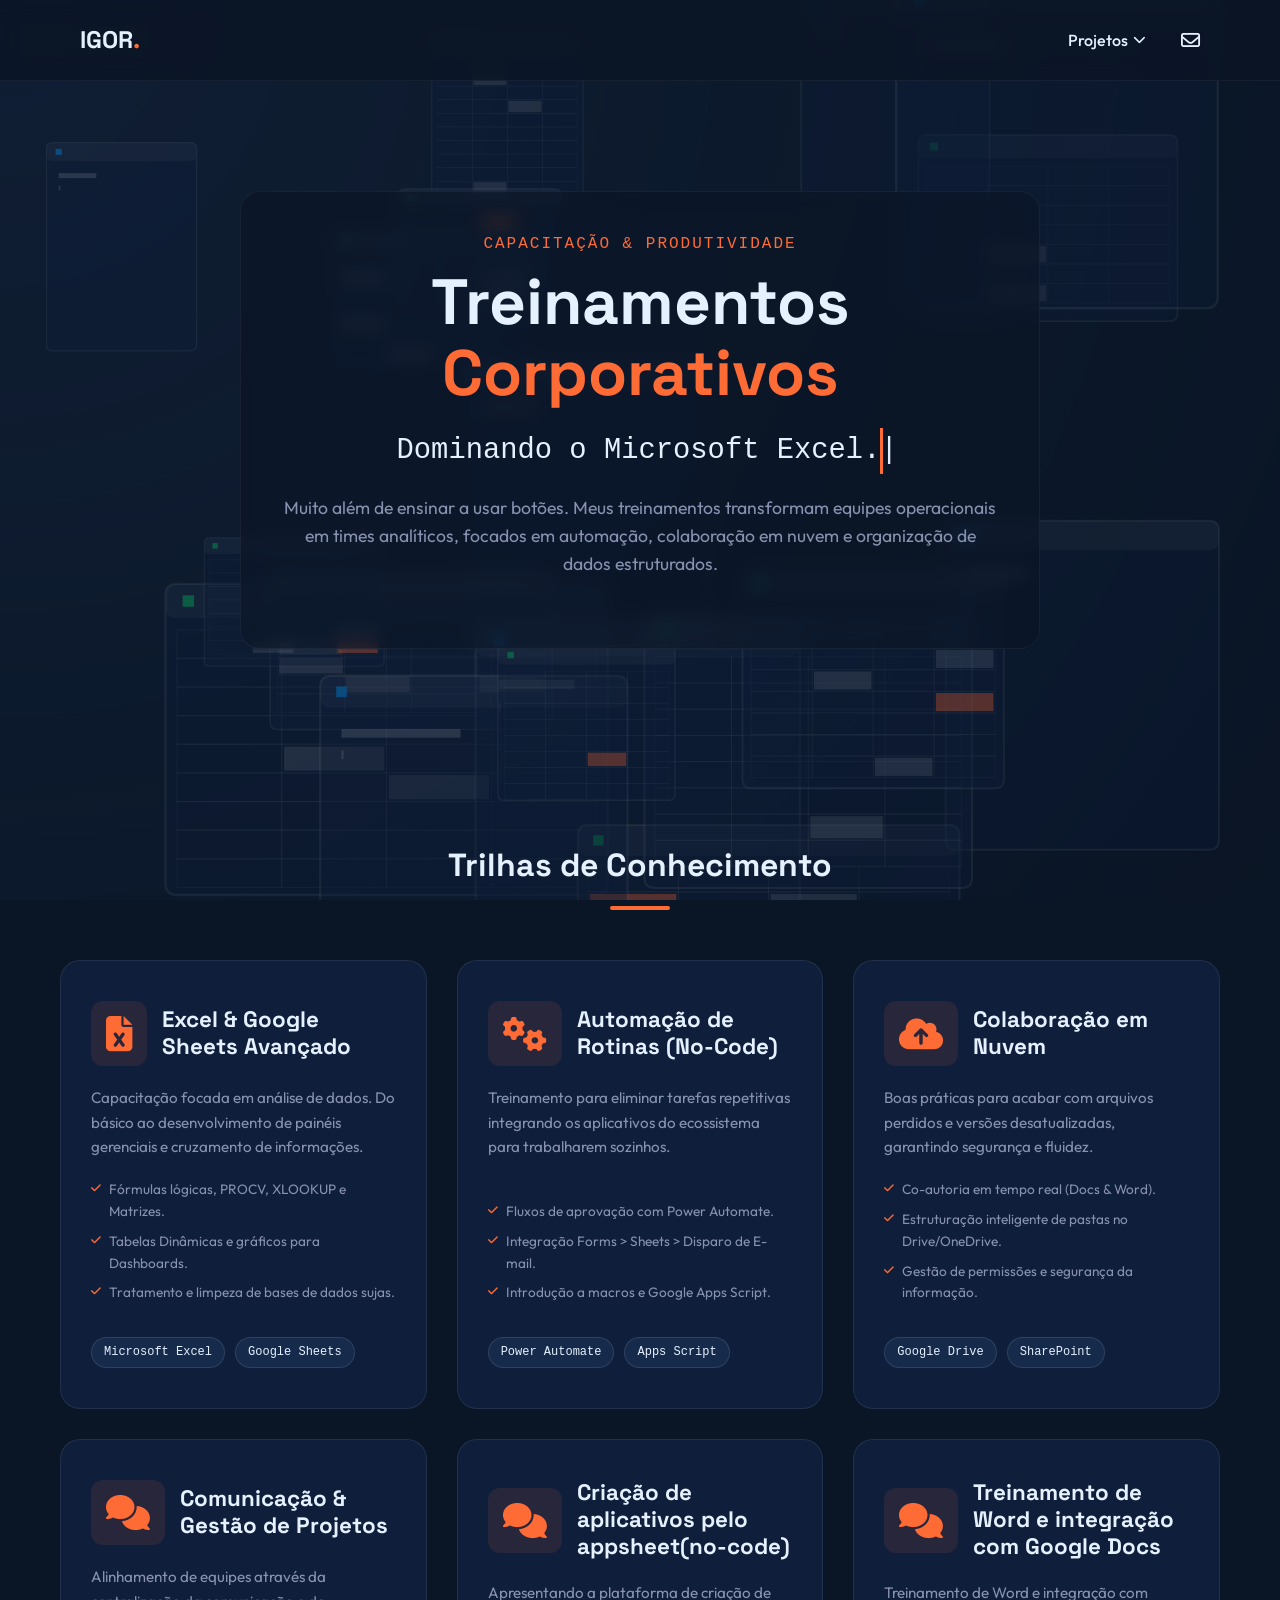
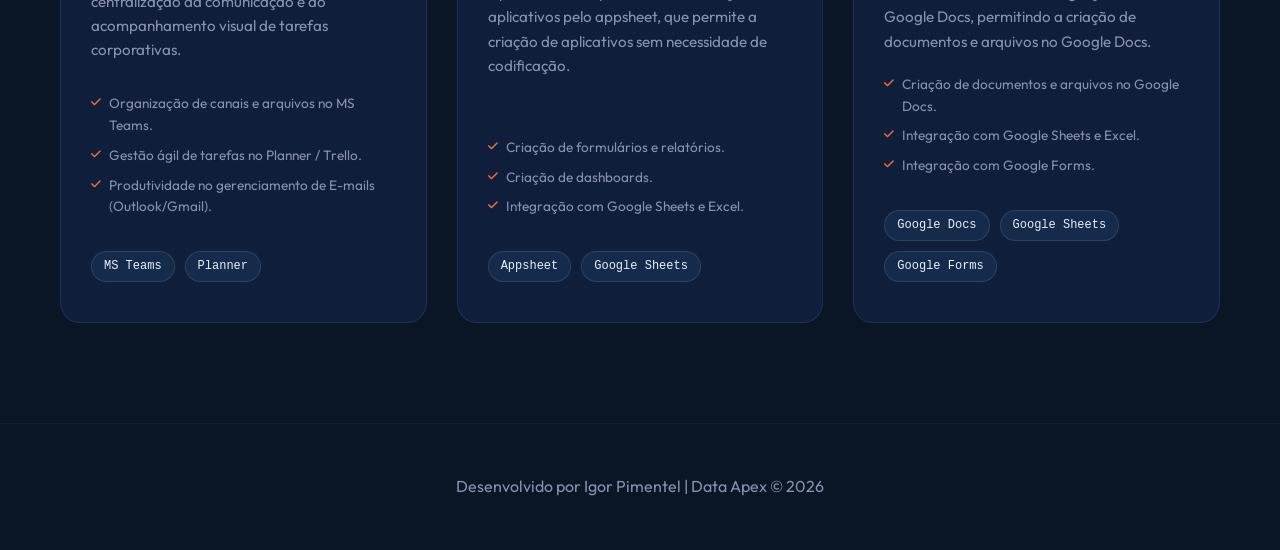
<file: treinamentos_workspace/index.html>
<!DOCTYPE html>
<html lang="pt-br">

<head>
    <meta charset="UTF-8">
    <meta name="viewport" content="width=device-width, initial-scale=1.0">
    <title>Igor Pimentel | Treinamentos Workspace & M365</title>
    <link rel="preconnect" href="https://fonts.googleapis.com">
    <link rel="preconnect" href="https://fonts.gstatic.com" crossorigin>
    <link
        href="https://fonts.googleapis.com/css2?family=Outfit:wght@300;400;700&family=Space+Grotesk:wght@400;600;700&display=swap"
        rel="stylesheet">
    <link rel="stylesheet" href="https://cdnjs.cloudflare.com/ajax/libs/font-awesome/6.4.0/css/all.min.css">
    <link rel="icon" href="../IMAGE/logo_transparente1.png?v=2" type="image/png">

    <style>
        /* =========================================
           VARIAVEIS E RESET
           ========================================= */
        :root {
            --bg-dark: #0a1525;
            --bg-card: #112240;
            --primary-blue: #1d3557;
            --accent-orange: #ff6b35;
            --accent-glow: rgba(255, 107, 53, 0.4);
            --text-main: #e6f1ff;
            --text-secondary: #8892b0;
            --font-display: 'Space Grotesk', sans-serif;
            --font-body: 'Outfit', sans-serif;
            --transition: all 0.3s cubic-bezier(0.645, 0.045, 0.355, 1);
        }

        * {
            margin: 0;
            padding: 0;
            box-sizing: border-box;
        }

        html {
            scroll-behavior: smooth;
        }

        body {
            background-color: var(--bg-dark);
            color: var(--text-main);
            font-family: var(--font-body);
            line-height: 1.6;
            overflow-x: hidden;
            position: relative;
        }

        /* Gradiente de fundo */
        body::before {
            content: '';
            position: fixed;
            top: 0;
            left: 0;
            width: 100vw;
            height: 100vh;
            background: radial-gradient(circle at top left, rgba(29, 53, 87, 0.3) 0%, rgba(10, 21, 37, 1) 100%);
            z-index: -1;
            pointer-events: none;
        }

        .container {
            max-width: 1200px;
            margin: 0 auto;
            padding: 0 20px;
        }

        .reveal {
            opacity: 0;
            transform: translateY(50px);
            transition: all 0.8s ease-out;
        }

        .reveal.active {
            opacity: 1;
            transform: translateY(0);
        }

        /* =========================================
           NAVBAR
           ========================================= */
        nav {
            display: flex;
            justify-content: space-between;
            align-items: center;
            padding: 20px 0;
            position: fixed;
            width: 100%;
            top: 0;
            z-index: 1000;
            backdrop-filter: blur(10px);
            background: rgba(10, 21, 37, 0.8);
            border-bottom: 1px solid rgba(255, 255, 255, 0.05);
        }

        .logo {
            font-family: var(--font-display);
            font-weight: 700;
            font-size: 1.5rem;
            color: var(--text-main);
            padding-left: 20px;
            text-decoration: none;
        }

        .logo span {
            color: var(--accent-orange);
        }

        .nav-icons {
            padding-right: 20px;
            display: flex;
            gap: 25px;
            align-items: center;
        }

        .nav-icons a {
            color: var(--text-main);
            text-decoration: none;
            font-size: 1.2rem;
            transition: var(--transition);
        }

        .nav-icons a:hover {
            color: var(--accent-orange);
            transform: translateY(-2px);
        }

        /* =========================================
           HERO SECTION
           ========================================= */
        .hero {
            min-height: 80vh;
            display: flex;
            align-items: center;
            justify-content: center;
            text-align: center;
            position: relative;
            margin-top: 60px;
            z-index: 2;
            padding-left: 20px;
            padding-right: 20px;
        }

        .hero-content {
            background: rgba(10, 21, 37, 0.6);
            padding: 40px;
            border-radius: 20px;
            backdrop-filter: blur(8px);
            border: 1px solid rgba(255, 255, 255, 0.05);
            max-width: 800px;
        }

        .hero-content h1 {
            font-family: var(--font-display);
            font-size: clamp(2rem, 5vw, 4rem);
            font-weight: 700;
            margin-bottom: 20px;
            line-height: 1.1;
        }

        .hero-content h1 .highlight {
            color: var(--accent-orange);
        }

        .hero-desc {
            color: var(--text-secondary);
            font-size: 1.1rem;
            margin-bottom: 30px;
        }

        .typewriter {
            font-size: clamp(1.2rem, 3vw, 1.8rem);
            color: var(--text-main);
            margin-bottom: 20px;
            font-family: monospace;
            min-height: 1.6em;
        }

        .cursor {
            display: inline-block;
            width: 3px;
            background-color: var(--accent-orange);
            animation: blink 1s infinite;
        }

        @keyframes blink {
            50% {
                opacity: 0;
            }
        }

        /* =========================================
           PROJECTS GRID
           ========================================= */
        .projects-section {
            padding: 60px 0 100px 0;
            position: relative;
            z-index: 2;
        }

        .section-title {
            font-family: var(--font-display);
            font-size: 2rem;
            margin-bottom: 50px;
            text-align: center;
        }

        .section-title::after {
            content: '';
            display: block;
            width: 60px;
            height: 4px;
            background: var(--accent-orange);
            margin: 15px auto 0 auto;
            border-radius: 2px;
        }

        .app-grid {
            display: grid;
            grid-template-columns: repeat(auto-fit, minmax(320px, 1fr));
            gap: 30px;
            padding-left: 20px;
            padding-right: 20px;
        }

        .app-card {
            background: rgba(17, 34, 64, 0.85);
            backdrop-filter: blur(12px);
            border: 1px solid rgba(255, 255, 255, 0.08);
            border-radius: 20px;
            padding: 40px 30px;
            transition: var(--transition);
            display: flex;
            flex-direction: column;
            position: relative;
            overflow: hidden;
        }

        .app-card::before {
            content: '';
            position: absolute;
            top: 0;
            left: 0;
            width: 100%;
            height: 4px;
            background: var(--accent-orange);
            transform: scaleX(0);
            transform-origin: left;
            transition: transform 0.4s ease;
        }

        .app-card:hover {
            transform: translateY(-10px);
            box-shadow: 0 20px 40px rgba(0, 0, 0, 0.4);
            border-color: rgba(255, 107, 53, 0.4);
        }

        .app-card:hover::before {
            transform: scaleX(1);
        }

        .app-header {
            display: flex;
            align-items: center;
            gap: 15px;
            margin-bottom: 20px;
        }

        .app-icon {
            font-size: 2.2rem;
            color: var(--accent-orange);
            background: rgba(255, 107, 53, 0.1);
            padding: 15px;
            border-radius: 12px;
        }

        .app-card h3 {
            font-family: var(--font-display);
            font-size: 1.4rem;
            color: var(--text-main);
            line-height: 1.2;
        }

        .app-card p {
            color: var(--text-secondary);
            font-size: 0.95rem;
            margin-bottom: 20px;
            flex-grow: 1;
        }

        .topics-list {
            list-style: none;
            margin-bottom: 25px;
        }

        .topics-list li {
            color: var(--text-secondary);
            font-size: 0.85rem;
            margin-bottom: 8px;
            display: flex;
            align-items: flex-start;
            gap: 8px;
        }

        .topics-list li i {
            color: var(--accent-orange);
            font-size: 0.7rem;
            margin-top: 4px;
        }

        .tech-stack {
            display: flex;
            flex-wrap: wrap;
            gap: 10px;
            margin-top: auto;
        }

        .tech-tag {
            background: rgba(29, 53, 87, 0.6);
            color: var(--text-main);
            padding: 5px 12px;
            border-radius: 20px;
            font-size: 0.75rem;
            font-family: monospace;
            border: 1px solid rgba(255, 255, 255, 0.1);
        }


        /* =========================================
   Estilos do Dropdown de Navegação
   ========================================= */

        .dropdown {
            position: relative;
            display: inline-block;
        }

        .dropbtn {
            background-color: transparent;
            color: var(--text-main, #ffffff);
            font-family: inherit;
            font-size: 1rem;
            font-weight: 500;
            border: none;
            cursor: pointer;
            padding: 10px 15px;
            border-radius: 8px;
            display: flex;
            align-items: center;
            transition: background-color 0.3s ease;
        }

        /* Efeito sutil ao passar o mouse no botão principal */
        .dropbtn:hover {
            background-color: rgba(255, 255, 255, 0.05);
        }

        /* Gira a setinha ao fazer o hover no menu */
        .dropdown:hover .dropbtn i.fa-chevron-down {
            transform: rotate(180deg);
        }

        /* Caixa do menu suspenso */
        .dropdown-content {
            visibility: hidden;
            opacity: 0;
            position: absolute;
            top: 100%;
            left: 50%;
            transform: translateX(-50%) translateY(15px);
            /* Começa um pouco para baixo para o efeito de entrada */
            background-color: #1a1a1a;
            /* Altere para a cor de fundo do seu site/card */
            min-width: 250px;
            box-shadow: 0px 10px 30px rgba(0, 0, 0, 0.5);
            border-radius: 12px;
            padding: 10px 0;
            z-index: 1000;
            border: 1px solid rgba(255, 255, 255, 0.1);
            right: 0;
            transform: translateY(15px);

            /* Animação suave */
            transition: all 0.3s cubic-bezier(0.25, 0.46, 0.45, 0.94);
        }

        /* Faz o menu aparecer ao passar o mouse na div pai */
        .dropdown:hover .dropdown-content {
            visibility: visible;
            opacity: 1;
            transform: translateY(5px);
        }

        /* Estilo dos links dentro do menu */
        .dropdown-content a {
            color: var(--text-main, #cccccc);
            padding: 12px 20px;
            text-decoration: none;
            display: flex;
            align-items: center;
            gap: 12px;
            font-size: 0.95rem;
            transition: all 0.2s ease;
        }

        .dropdown-content a i {
            color: #888888;
            width: 20px;
            text-align: center;
            transition: color 0.2s ease;
        }

        /* Efeito ao passar o mouse nos itens do menu */
        .dropdown-content a:hover {
            background-color: rgba(255, 255, 255, 0.08);
            color: #ffffff;
            padding-left: 25px;
            /* Leve deslocamento para a direita no hover */
        }

        .dropdown-content a:hover i {
            color: #ffffff;
            /* O ícone acende acompanhando o texto */
        }

        /* =========================================
   Ajuste do Dropdown para Celulares
   ========================================= */
        @media (max-width: 768px) {
            .dropdown-content {
                /* Muda a posição para fixa na tela, ignorando o botão */
                position: fixed;
                top: 70px;
                /* Ajuste este valor de acordo com a altura do seu <nav> */
                left: 5%;
                right: auto;
                width: 90%;
                /* Faz o menu ocupar quase toda a largura da tela */
                min-width: auto;
                transform: translateY(15px);
            }

            /* Garante que a animação funcione corretamente no celular ao tocar */
            .dropdown:hover .dropdown-content,
            .dropdown:focus-within .dropdown-content {
                transform: translateY(0);
            }
        }
    </style>
</head>

<body>

    <canvas id="workspace-canvas"></canvas>
    <style>
        #workspace-canvas {
            position: fixed;
            top: 0;
            left: 0;
            width: 100%;
            height: 100%;
            z-index: 0;
            pointer-events: none;
            opacity: 0.6;
            /* Deixa o fundo sutil */
        }

        /* Quando a tela for menor que 768px (celulares e tablets pequenos) */
        @media (max-width: 768px) {
            #workspace-canvas {
                /* Dobra o tamanho do canvas em relação à tela */
                width: 200vw;
                height: 200vh;

                /* Encolhe o elemento inteiro pela metade */
                transform: scale(0.5);

                /* Garante que o encolhimento puxe para o topo/esquerda, evitando bordas vazias */
                transform-origin: top left;
            }
        }
    </style>

    <nav>
        <div class="container" style="display: flex; justify-content: space-between; align-items: center; width: 100%;">

            <a href="../index.html" class="logo">IGOR<span>.</span></a>

            <div style="display: flex; align-items: center; gap: 20px; padding-right: 20px;">

                <div class="dropdown">
                    <button class="dropbtn">
                        Projetos <i class="fa-solid fa-chevron-down"
                            style="font-size: 0.8em; margin-left: 5px; transition: transform 0.3s;"></i>
                    </button>
                    <div class="dropdown-content">
                        <a href="../automacao_python/index.html"><i class="fa-regular fa-folder-open"></i> Automação
                            Python</a>
                        <a href="../treinamentos_workspace/index.html"><i class="fa-solid fa-layer-group"></i>
                            Treinamentos</a>
                        <a href="../dashboard_interativos/index.html"><i class="fa-solid fa-chart-line"></i>
                            Dashboards</a>
                        <a href="../projeto_web/"><i class="fa-solid fa-laptop-code"></i> Web Dev</a>
                        <a href="../projeto_apps/"><i class="fa-solid fa-mobile-screen-button"></i> Criador de APPs</a>
                        <a href="../projeto_ia/"><i class="fa-solid fa-robot"></i> Inteligência Artificial</a>
                    </div>
                </div>

                <a href="mailto:dataapex25@gmail.com"
                    style="color: var(--text-main); text-decoration: none; font-size: 1.2rem;">
                    <i class="fa-regular fa-envelope"></i>
                </a>

            </div>
        </div>
    </nav>

    <header class="hero">
        <div class="container hero-content reveal active">
            <p
                style="color: var(--accent-orange); font-family: monospace; margin-bottom: 10px; font-size: 1rem; letter-spacing: 2px;">
                CAPACITAÇÃO & PRODUTIVIDADE</p>
            <h1>Treinamentos <br><span class="highlight">Corporativos</span></h1>

            <div class="typewriter">
                Dominando o <span id="typewriter-text"></span><span class="cursor">|</span>
            </div>

            <p class="hero-desc">
                Muito além de ensinar a usar botões. Meus treinamentos transformam equipes operacionais em times
                analíticos, focados em automação, colaboração em nuvem e organização de dados estruturados.
            </p>
        </div>
    </header>

    <section class="projects-section container">
        <h2 class="section-title reveal">Trilhas de Conhecimento</h2>

        <div class="app-grid">

            <div class="app-card reveal">
                <div class="app-header">
                    <i class="fa-solid fa-file-excel app-icon"></i>
                    <h3>Excel & Google Sheets Avançado</h3>
                </div>
                <p>Capacitação focada em análise de dados. Do básico ao desenvolvimento de painéis gerenciais e
                    cruzamento de informações.</p>
                <ul class="topics-list">
                    <li><i class="fa-solid fa-check"></i> Fórmulas lógicas, PROCV, XLOOKUP e Matrizes.</li>
                    <li><i class="fa-solid fa-check"></i> Tabelas Dinâmicas e gráficos para Dashboards.</li>
                    <li><i class="fa-solid fa-check"></i> Tratamento e limpeza de bases de dados sujas.</li>
                </ul>
                <div class="tech-stack">
                    <span class="tech-tag">Microsoft Excel</span>
                    <span class="tech-tag">Google Sheets</span>
                </div>
            </div>

            <div class="app-card reveal" style="transition-delay: 100ms;">
                <div class="app-header">
                    <i class="fa-solid fa-gears app-icon"></i>
                    <h3>Automação de Rotinas (No-Code)</h3>
                </div>
                <p>Treinamento para eliminar tarefas repetitivas integrando os aplicativos do ecossistema para
                    trabalharem sozinhos.</p>
                <ul class="topics-list">
                    <li><i class="fa-solid fa-check"></i> Fluxos de aprovação com Power Automate.</li>
                    <li><i class="fa-solid fa-check"></i> Integração Forms > Sheets > Disparo de E-mail.</li>
                    <li><i class="fa-solid fa-check"></i> Introdução a macros e Google Apps Script.</li>
                </ul>
                <div class="tech-stack">
                    <span class="tech-tag">Power Automate</span>
                    <span class="tech-tag">Apps Script</span>
                </div>
            </div>

            <div class="app-card reveal" style="transition-delay: 100ms;">
                <div class="app-header">
                    <i class="fa-solid fa-cloud-arrow-up app-icon"></i>
                    <h3>Colaboração em Nuvem</h3>
                </div>
                <p>Boas práticas para acabar com arquivos perdidos e versões desatualizadas, garantindo segurança e
                    fluidez.
                </p>
                <ul class="topics-list">
                    <li><i class="fa-solid fa-check"></i> Co-autoria em tempo real (Docs & Word).</li>
                    <li><i class="fa-solid fa-check"></i> Estruturação inteligente de pastas no Drive/OneDrive.</li>
                    <li><i class="fa-solid fa-check"></i> Gestão de permissões e segurança da informação.</li>
                </ul>
                <div class="tech-stack">
                    <span class="tech-tag">Google Drive</span>
                    <span class="tech-tag">SharePoint</span>
                </div>
            </div>

            <div class="app-card reveal">
                <div class="app-header">
                    <i class="fa-solid fa-comments app-icon"></i>
                    <h3>Comunicação & Gestão de Projetos</h3>
                </div>
                <p>Alinhamento de equipes através da centralização da comunicação e do acompanhamento visual de tarefas
                    corporativas.</p>
                <ul class="topics-list">
                    <li><i class="fa-solid fa-check"></i> Organização de canais e arquivos no MS Teams.</li>
                    <li><i class="fa-solid fa-check"></i> Gestão ágil de tarefas no Planner / Trello.</li>
                    <li><i class="fa-solid fa-check"></i> Produtividade no gerenciamento de E-mails (Outlook/Gmail).
                    </li>
                </ul>
                <div class="tech-stack">
                    <span class="tech-tag">MS Teams</span>
                    <span class="tech-tag">Planner</span>
                </div>
            </div>

            <div class="app-card reveal">
                <div class="app-header">
                    <i class="fa-solid fa-comments app-icon"></i>
                    <h3>Criação de aplicativos pelo appsheet(no-code)</h3>
                </div>
                <p>Apresentando a plataforma de criação de aplicativos pelo appsheet, que permite a criação de
                    aplicativos sem necessidade de codificação.</p>
                <ul class="topics-list">
                    <li><i class="fa-solid fa-check"></i> Criação de formulários e relatórios.</li>
                    <li><i class="fa-solid fa-check"></i> Criação de dashboards.</li>
                    <li><i class="fa-solid fa-check"></i> Integração com Google Sheets e Excel.</li>
                </ul>
                <div class="tech-stack">
                    <span class="tech-tag">Appsheet</span>
                    <span class="tech-tag">Google Sheets</span>
                </div>
            </div>

            <div class="app-card reveal">
                <div class="app-header">
                    <i class="fa-solid fa-comments app-icon"></i>
                    <h3>Treinamento de Word e integração com Google Docs</h3>
                </div>
                <p>Treinamento de Word e integração com Google Docs, permitindo a criação de documentos e arquivos
                    no Google Docs.</p>
                <ul class="topics-list">
                    <li><i class="fa-solid fa-check"></i> Criação de documentos e arquivos no Google Docs.</li>
                    <li><i class="fa-solid fa-check"></i> Integração com Google Sheets e Excel.</li>
                    <li><i class="fa-solid fa-check"></i> Integração com Google Forms.</li>
                </ul>
                <div class="tech-stack">
                    <span class="tech-tag">Google Docs</span>
                    <span class="tech-tag">Google Sheets</span>
                    <span class="tech-tag">Google Forms</span>
                </div>
            </div>

        </div>
    </section>

    <footer
        style="text-align: center; padding: 50px 0; border-top: 1px solid rgba(255, 255, 255, 0.05); color: var(--text-secondary);">
        <p>Desenvolvido por Igor Pimentel | Data Apex &copy; 2026</p>
    </footer>

    <script>
        // === CANVAS: Animação de Documentos e Planilhas ===
        (function () {
            const canvas = document.getElementById('workspace-canvas');
            const ctx = canvas.getContext('2d');

            let width, height;
            let windows = [];
            const NUM_WINDOWS = 18; // Quantidade de janelas flutuando

            function resize() {
                width = canvas.width = window.innerWidth;
                height = canvas.height = window.innerHeight;
            }
            window.addEventListener('resize', resize);
            resize();

            // Utilitário para desenhar retângulos arredondados
            function roundRect(x, y, w, h, radius) {
                ctx.beginPath();
                ctx.moveTo(x + radius, y);
                ctx.lineTo(x + w - radius, y);
                ctx.quadraticCurveTo(x + w, y, x + w, y + radius);
                ctx.lineTo(x + w, y + h - radius);
                ctx.quadraticCurveTo(x + w, y + h, x + w - radius, y + h);
                ctx.lineTo(x + radius, y + h);
                ctx.quadraticCurveTo(x, y + h, x, y + h - radius);
                ctx.lineTo(x, y + radius);
                ctx.quadraticCurveTo(x, y, x + radius, y);
                ctx.closePath();
            }

            class UIWindow {
                constructor() {
                    this.reset();
                    // Distribuir inicialmente pela tela toda
                    this.y = Math.random() * height;
                }

                reset() {
                    // Decide se é um Documento (texto) ou Planilha (grade)
                    this.type = Math.random() > 0.5 ? 'doc' : 'sheet';

                    this.w = this.type === 'doc' ? 200 + Math.random() * 100 : 250 + Math.random() * 150;
                    this.h = this.type === 'doc' ? 250 + Math.random() * 100 : 200 + Math.random() * 100;

                    this.x = Math.random() * (width - this.w);
                    this.y = height + 100; // Nasce embaixo

                    // Velocidade de subida (Parallax: menores sobem mais devagar)
                    this.scale = 0.5 + Math.random() * 0.7;
                    this.vy = -(0.2 + Math.random() * 0.5) * this.scale;

                    // Configuração de Preenchimento (Animação interna)
                    this.elements = [];

                    if (this.type === 'doc') {
                        // Criar "linhas de texto" que vão digitar
                        const numLines = Math.floor((this.h - 60) / 20);
                        for (let i = 0; i < numLines; i++) {
                            this.elements.push({
                                maxWidth: (this.w - 40) * (0.5 + Math.random() * 0.5),
                                currentWidth: 0,
                                speed: 1 + Math.random() * 3,
                                delay: i * 30 // Delay em frames para digitar linha por linha
                            });
                        }
                    } else {
                        // Criar "células" da planilha
                        const cols = 4;
                        const rows = Math.floor((this.h - 40) / 25);
                        for (let r = 0; r < rows; r++) {
                            for (let c = 0; c < cols; c++) {
                                this.elements.push({
                                    r: r, c: c,
                                    filled: false,
                                    fillTime: Math.random() * 300 // Frame em que será preenchida
                                });
                            }
                        }
                    }
                    this.age = 0;
                }

                draw() {
                    ctx.save();
                    ctx.translate(this.x, this.y);
                    ctx.scale(this.scale, this.scale);

                    // Fundo da Janela (Glassmorphism sutil)
                    ctx.fillStyle = 'rgba(17, 34, 64, 0.4)';
                    ctx.strokeStyle = 'rgba(255, 255, 255, 0.1)';
                    ctx.lineWidth = 2;
                    roundRect(0, 0, this.w, this.h, 10);
                    ctx.fill();
                    ctx.stroke();

                    // Barra superior (Header)
                    ctx.fillStyle = 'rgba(255, 255, 255, 0.05)';
                    roundRect(0, 0, this.w, 30, 10);
                    ctx.fill();

                    // Ícone/Cor do Header
                    ctx.fillStyle = this.type === 'doc' ? 'rgba(0, 150, 255, 0.6)' : 'rgba(0, 200, 100, 0.6)';
                    ctx.fillRect(15, 10, 10, 10);

                    // Desenho do Conteúdo
                    if (this.type === 'doc') {
                        // Desenhar linhas de texto (typing effect)
                        ctx.fillStyle = 'rgba(255, 255, 255, 0.2)';
                        this.elements.forEach((line, index) => {
                            if (this.age > line.delay) {
                                if (line.currentWidth < line.maxWidth) {
                                    line.currentWidth += line.speed; // "Digitando"
                                }
                                ctx.fillRect(20, 50 + (index * 20), line.currentWidth, 8);
                            }
                        });
                    } else {
                        // Desenhar grade da planilha
                        ctx.strokeStyle = 'rgba(255, 255, 255, 0.05)';
                        ctx.lineWidth = 1;
                        const cellW = (this.w - 20) / 4;
                        const cellH = 25;

                        this.elements.forEach(cell => {
                            const cx = 10 + (cell.c * cellW);
                            const cy = 40 + (cell.r * cellH);

                            // Desenha borda da célula
                            ctx.strokeRect(cx, cy, cellW, cellH);

                            // Verifica se é hora de "preencher" a célula com dados
                            if (this.age > cell.fillTime) {
                                cell.filled = true;
                            }

                            if (cell.filled) {
                                // Cores que remetem a gráficos/dados
                                ctx.fillStyle = Math.random() > 0.8 ? 'rgba(255, 107, 53, 0.5)' : 'rgba(255, 255, 255, 0.15)';
                                // Preenche a célula (com pequena margem)
                                ctx.fillRect(cx + 2, cy + 2, cellW - 4, cellH - 4);
                                // Para não ficar trocando de cor todo frame, desativa o tempo
                                cell.fillTime = Infinity;
                            }
                        });
                    }

                    ctx.restore();
                }

                update() {
                    this.y += this.vy;
                    this.age++;

                    // Se saiu totalmente da tela por cima, reseta lá embaixo
                    if (this.y + (this.h * this.scale) < 0) {
                        this.reset();
                    }
                }
            }

            // Inicializar array
            for (let i = 0; i < NUM_WINDOWS; i++) {
                windows.push(new UIWindow());
            }

            // Loop de Animação
            function animate() {
                ctx.clearRect(0, 0, width, height);
                for (let i = 0; i < windows.length; i++) {
                    windows[i].update();
                    windows[i].draw();
                }
                requestAnimationFrame(animate);
            }

            animate();
        })();

        // === Typewriter Effect ===
        const textElement = document.getElementById('typewriter-text');
        const phrases = [
            "Microsoft Excel.",
            "Google Sheets.",
            "Power Automate.",
            "MS Teams & Planner.",
            "Google Workspace."
        ];

        let phraseIndex = 0;
        let charIndex = 0;
        let isDeleting = false;
        let typeSpeed = 100;

        function type() {
            const currentPhrase = phrases[phraseIndex];

            if (isDeleting) {
                textElement.textContent = currentPhrase.substring(0, charIndex - 1);
                charIndex--;
                typeSpeed = 40;
            } else {
                textElement.textContent = currentPhrase.substring(0, charIndex + 1);
                charIndex++;
                typeSpeed = 80;
            }

            if (!isDeleting && charIndex === currentPhrase.length) {
                isDeleting = true;
                typeSpeed = 2000;
            } else if (isDeleting && charIndex === 0) {
                isDeleting = false;
                phraseIndex = (phraseIndex + 1) % phrases.length;
                typeSpeed = 500;
            }

            setTimeout(type, typeSpeed);
        }
        document.addEventListener('DOMContentLoaded', type);

        // === Scroll Reveal ===
        const revealElements = document.querySelectorAll('.reveal');
        const revealObserver = new IntersectionObserver((entries, observer) => {
            entries.forEach(entry => {
                if (entry.isIntersecting) {
                    entry.target.classList.add('active');
                    observer.unobserve(entry.target);
                }
            });
        }, { threshold: 0.15, rootMargin: "0px 0px -50px 0px" });

        revealElements.forEach(element => revealObserver.observe(element));

    </script>
</body>

</html>
</file>
<file: style.css>
/* =========================================
    VARIAVEIS E RESET (DESIGN SYSTEM)
    ========================================= */
:root {
    --bg-dark: #0a1525;
    /* Azul Marinho Profundo */
    --bg-card: #112240;
    /* Azul Intermediário */
    --primary-blue: #1d3557;
    --accent-orange: #ff6b35;
    /* Laranja Vibrante */
    --accent-glow: rgba(255, 107, 53, 0.4);
    --text-main: #e6f1ff;
    --text-secondary: #8892b0;
    --font-display: 'Space Grotesk', sans-serif;
    --font-body: 'Outfit', sans-serif;
    --transition: all 0.3s cubic-bezier(0.645, 0.045, 0.355, 1);
    --perfil-size: 180px;
    /* Tamanho da imagem */
    --glow-color: #ff6b35;
    --secondary-glow: #00d2ff;
    /* Tom azul para contraste moderno */
}

.profile-container {
    display: flex;
    justify-content: center;
    align-items: center;
    margin-bottom: 40px;
    /* Espaço antes do texto */
    position: relative;
    width: var(--perfil-size);
    height: var(--perfil-size);
    margin-left: auto;
    margin-right: auto;
}

/* A imagem redonda */
.profile-img {
    width: 90%;
    /* Ligeiramente menor que o container para dar espaço à borda */
    height: 90%;
    border-radius: 50%;
    object-fit: cover;
    border: 3px solid var(--bg-dark);
    z-index: 2;
    /* Fica sobre a animação */
    position: relative;
}

/* O anel de animação moderno */
.profile-ring {
    position: absolute;
    top: 0;
    left: 0;
    width: 100%;
    height: 100%;
    border-radius: 50%;
    z-index: 1;
    /* Gradiente cônico para efeito de rotação modern */
    background: conic-gradient(from 0deg,
            transparent 20%,
            var(--secondary-glow) 40%,
            var(--glow-color) 60%,
            transparent 80%);
    animation: rotate-ring 4s linear infinite;
    filter: blur(8px);
    /* Efeito de brilho suave */
    opacity: 0.8;
}

/* Animação de rotação */
@keyframes rotate-ring {
    0% {
        transform: rotate(0deg);
    }

    100% {
        transform: rotate(360deg);
    }
}

* {
    margin: 0;
    padding: 0;
    box-sizing: border-box;
}

html {
    scroll-behavior: smooth;
}

body {
    background-color: var(--bg-dark);
    color: var(--text-main);
    font-family: var(--font-body);
    line-height: 1.6;
    overflow-x: hidden;
    position: relative;
}

/* Elementos de fundo decorativos (Parallax sutil) */
body::before,
body::after {
    content: '';
    position: fixed;
    width: 400px;
    height: 400px;
    border-radius: 50%;
    filter: blur(100px);
    z-index: -1;
    opacity: 0.15;
    animation: floatBackground 20s infinite alternate;
}

body::before {
    background: var(--primary-blue);
    top: -100px;
    left: -100px;
}

body::after {
    background: var(--accent-orange);
    bottom: -100px;
    right: -100px;
    animation-delay: -10s;
}

/* =========================================
    UTILITÁRIOS E ANIMAÇÕES
    ========================================= */
.container {
    max-width: 1200px;
    margin: 0 auto;
    padding: 0 20px;
}

/* Classe para Scroll Reveal (JavaScript ativa isso) */
.reveal {
    opacity: 0;
    transform: translateY(50px);
    transition: all 0.8s ease-out;
}

.reveal.active {
    opacity: 1;
    transform: translateY(0);
}

@keyframes floatBackground {
    0% {
        transform: translate(0, 0);
    }

    100% {
        transform: translate(50px, 50px);
    }
}

@keyframes pulse-orange {
    0% {
        box-shadow: 0 0 0 0 rgba(255, 107, 53, 0.7);
    }

    70% {
        box-shadow: 0 0 0 15px rgba(255, 107, 53, 0);
    }

    100% {
        box-shadow: 0 0 0 0 rgba(255, 107, 53, 0);
    }
}

/* =========================================
   NAVBAR
   ========================================= */
nav {
    /* REMOVA o display: flex, justify-content e align-items daqui */
    padding: 20px 0;
    position: fixed;
    width: 100%;
    top: 0;
    z-index: 100;
    backdrop-filter: blur(10px);
    background: rgba(10, 21, 37, 0.8);
    border-bottom: 1px solid rgba(255, 255, 255, 0.05);
}

/* ADICIONE esta classe para controlar a largura e o alinhamento */
.nav-container {
    display: flex;
    justify-content: space-between;
    align-items: center;
    width: 85%;
    max-width: 1100px;
    margin: 0 auto;
}


.logo {
    font-family: var(--font-display);
    font-weight: 700;
    font-size: 1.5rem;
    color: var(--text-main);
    padding-left: 20px;
}

.logo span {
    color: var(--accent-orange);
}

/* =========================================
    HERO SECTION
    ========================================= */
.hero {
    height: 100vh;
    display: flex;
    align-items: center;
    justify-content: center;
    text-align: center;
    position: relative;
    margin-top: 30px;
}

.hero-content h1 {
    font-family: var(--font-display);
    font-size: clamp(2.5rem, 8vw, 5rem);
    font-weight: 700;
    margin-bottom: 10px;
    line-height: 1.1;
}

.hero-content h1 .highlight {
    color: var(--accent-orange);
    display: inline-block;
    transition: var(--transition);
}

.hero-content h1:hover .highlight {
    text-shadow: 0 0 20px var(--accent-glow);
    transform: scale(1.02);
}

.typewriter {
    font-size: clamp(1rem, 4vw, 1.5rem);
    color: var(--text-secondary);
    margin-bottom: 40px;
    font-family: monospace;
    min-height: 1.6em;
    /* Evita pulo de layout */
}

.cursor {
    display: inline-block;
    width: 2px;
    background-color: var(--accent-orange);
    animation: blink 1s infinite;
}

@keyframes blink {
    50% {
        opacity: 0;
    }
}

.cta-btn {
    display: inline-block;
    padding: 15px 40px;
    background: transparent;
    color: var(--accent-orange);
    border: 2px solid var(--accent-orange);
    border-radius: 50px;
    font-weight: 700;
    text-decoration: none;
    transition: var(--transition);
    font-family: var(--font-display);
    letter-spacing: 1px;
    position: relative;
    overflow: hidden;
    z-index: 1;
}

.cta-btn::before {
    content: '';
    position: absolute;
    top: 0;
    left: 0;
    bottom: 0;
    right: 0;
    background: var(--accent-orange);
    z-index: -1;
    transform: scaleX(0);
    transform-origin: left;
    transition: transform 0.3s ease-out;
}

.cta-btn:hover {
    color: #fff;
    box-shadow: 0 0 20px var(--accent-glow);
}

.cta-btn:hover::before {
    transform: scaleX(1);
}

/* =========================================
    SEÇÃO MEUS MUNDOS (Cards Horizontais)
    ========================================= */
.section-title {
    font-family: var(--font-display);
    font-size: 2rem;
    margin-bottom: 40px;
    position: relative;
    display: inline-block;
}

.section-title::after {
    content: '';
    display: block;
    width: 60px;
    height: 4px;
    background: var(--accent-orange);
    margin-top: 10px;
    border-radius: 2px;
}

.worlds-section {
    padding: 100px 20px;
}

.worlds-grid {
    display: flex;
    justify-content: center;
    gap: 30px;
    flex-wrap: wrap;
}

.world-card {
    background: var(--bg-card);
    padding: 40px;
    border-radius: 20px;
    flex: 1;
    min-width: 280px;
    max-width: 350px;
    text-align: center;
    border: 1px solid rgba(255, 255, 255, 0.05);
    transition: var(--transition);
    position: relative;
    overflow: hidden;
}

.world-card:hover {
    transform: translateY(-15px);
    border-color: var(--accent-orange);
    box-shadow: 0 20px 40px rgba(0, 0, 0, 0.4);
}

.world-icon {
    font-size: 3rem;
    color: var(--text-secondary);
    margin-bottom: 20px;
    transition: var(--transition);
}

.world-card:hover .world-icon {
    color: var(--accent-orange);
    transform: scale(1.2) rotate(5deg);
}

.world-card h3 {
    font-family: var(--font-display);
    font-size: 1.5rem;
    margin-bottom: 15px;
    color: var(--text-main);
}

.world-card p {
    color: var(--text-secondary);
    font-size: 0.95rem;
}

/* =========================================
    PROJETOS & SKILLS (Glassmorphism Grid)
    ========================================= */
.projects-section {
    padding: 100px 0;
    background: linear-gradient(180deg, var(--bg-dark) 0%, rgba(17, 34, 64, 0.5) 100%);
}

.projects-grid {
    display: grid;
    grid-template-columns: repeat(auto-fit, minmax(280px, 1fr));
    gap: 25px;
}

.project-card {
    /* Glassmorphism Effect */
    background: rgba(255, 255, 255, 0.03);
    backdrop-filter: blur(10px);
    -webkit-backdrop-filter: blur(10px);
    border: 1px solid rgba(255, 255, 255, 0.1);
    border-radius: 16px;
    padding: 30px;
    transition: var(--transition);
    display: flex;
    flex-direction: column;
    justify-content: space-between;
}

.project-card:hover {
    background: rgba(255, 255, 255, 0.07);
    border-color: var(--accent-orange);
    transform: translateY(-5px);
}

.card-header {
    display: flex;
    justify-content: space-between;
    align-items: flex-start;
    margin-bottom: 20px;
}

.folder-icon {
    color: var(--accent-orange);
    font-size: 2rem;
}

.external-link {
    color: var(--text-main);
    font-size: 1.2rem;
    transition: var(--transition);
}

.external-link:hover {
    color: var(--accent-orange);
}

.project-card h4 {
    font-family: var(--font-display);
    font-size: 1.3rem;
    margin-bottom: 10px;
    color: var(--text-main);
}

.project-card p {
    font-size: 0.9rem;
    color: var(--text-secondary);
    margin-bottom: 20px;
}

.tech-stack {
    display: flex;
    gap: 15px;
    font-size: 0.8rem;
    color: var(--text-secondary);
    font-family: monospace;
}

/* =========================================
    FOOTER
    ========================================= */
footer {
    text-align: center;
    padding: 50px 0;
    border-top: 1px solid rgba(255, 255, 255, 0.05);
    font-size: 0.9rem;
    color: var(--text-secondary);
}

.social-links {
    margin-bottom: 20px;
}

.social-links a {
    color: var(--text-main);
    font-size: 1.5rem;
    margin: 0 15px;
    transition: var(--transition);
}

.social-links a:hover {
    color: var(--accent-orange);
    transform: translateY(-3px);
    display: inline-block;
}

/* Responsividade */
@media (max-width: 768px) {
    .hero-content h1 {
        font-size: 3rem;
    }

    .section-title {
        font-size: 1.8rem;
    }

    .worlds-grid {
        flex-direction: column;
    }

    .world-card {
        max-width: 100%;
    }
}

/* =========================================
   Estilos do Dropdown de Navegação
   ========================================= */

.dropdown {
    position: relative;
    display: inline-block;
}

.dropbtn {
    background-color: transparent;
    color: var(--text-main, #ffffff);
    font-family: inherit;
    font-size: 1rem;
    font-weight: 500;
    border: none;
    cursor: pointer;
    padding: 10px 15px;
    border-radius: 8px;
    display: flex;
    align-items: center;
    transition: background-color 0.3s ease;
}

/* Efeito sutil ao passar o mouse no botão principal */
.dropbtn:hover {
    background-color: rgba(255, 255, 255, 0.05);
}

/* Gira a setinha ao fazer o hover no menu */
.dropdown:hover .dropbtn i.fa-chevron-down {
    transform: rotate(180deg);
}

/* Caixa do menu suspenso */
.dropdown-content {
    visibility: hidden;
    opacity: 0;
    position: absolute;
    top: 100%;
    left: 50%;
    transform: translateX(-50%) translateY(15px);
    /* Começa um pouco para baixo para o efeito de entrada */
    background-color: #1a1a1a;
    /* Altere para a cor de fundo do seu site/card */
    min-width: 250px;
    box-shadow: 0px 10px 30px rgba(0, 0, 0, 0.5);
    border-radius: 12px;
    padding: 10px 0;
    z-index: 1000;
    border: 1px solid rgba(255, 255, 255, 0.1);
    right: 0;
    transform: translateY(15px);

    /* Animação suave */
    transition: all 0.3s cubic-bezier(0.25, 0.46, 0.45, 0.94);
}

/* Faz o menu aparecer ao passar o mouse na div pai */
.dropdown:hover .dropdown-content {
    visibility: visible;
    opacity: 1;
    transform: translateY(5px);
}

/* Estilo dos links dentro do menu */
.dropdown-content a {
    color: var(--text-main, #cccccc);
    padding: 12px 20px;
    text-decoration: none;
    display: flex;
    align-items: center;
    gap: 12px;
    font-size: 0.95rem;
    transition: all 0.2s ease;
}

.dropdown-content a i {
    color: #888888;
    width: 20px;
    text-align: center;
    transition: color 0.2s ease;
}

/* Efeito ao passar o mouse nos itens do menu */
.dropdown-content a:hover {
    background-color: rgba(255, 255, 255, 0.08);
    color: #ffffff;
    padding-left: 25px;
    /* Leve deslocamento para a direita no hover */
}

.dropdown-content a:hover i {
    color: #ffffff;
    /* O ícone acende acompanhando o texto */
}

/* =========================================
   Ajuste do Dropdown para Celulares
   ========================================= */
@media (max-width: 768px) {
    .dropdown-content {
        /* Muda a posição para fixa na tela, ignorando o botão */
        position: fixed;
        top: 70px;
        /* Ajuste este valor de acordo com a altura do seu <nav> */
        left: 5%;
        right: auto;
        width: 90%;
        /* Faz o menu ocupar quase toda a largura da tela */
        min-width: auto;
        transform: translateY(15px);
    }

    /* Garante que a animação funcione corretamente no celular ao tocar */
    .dropdown:hover .dropdown-content,
    .dropdown:focus-within .dropdown-content {
        transform: translateY(0);
    }
}
</file>
